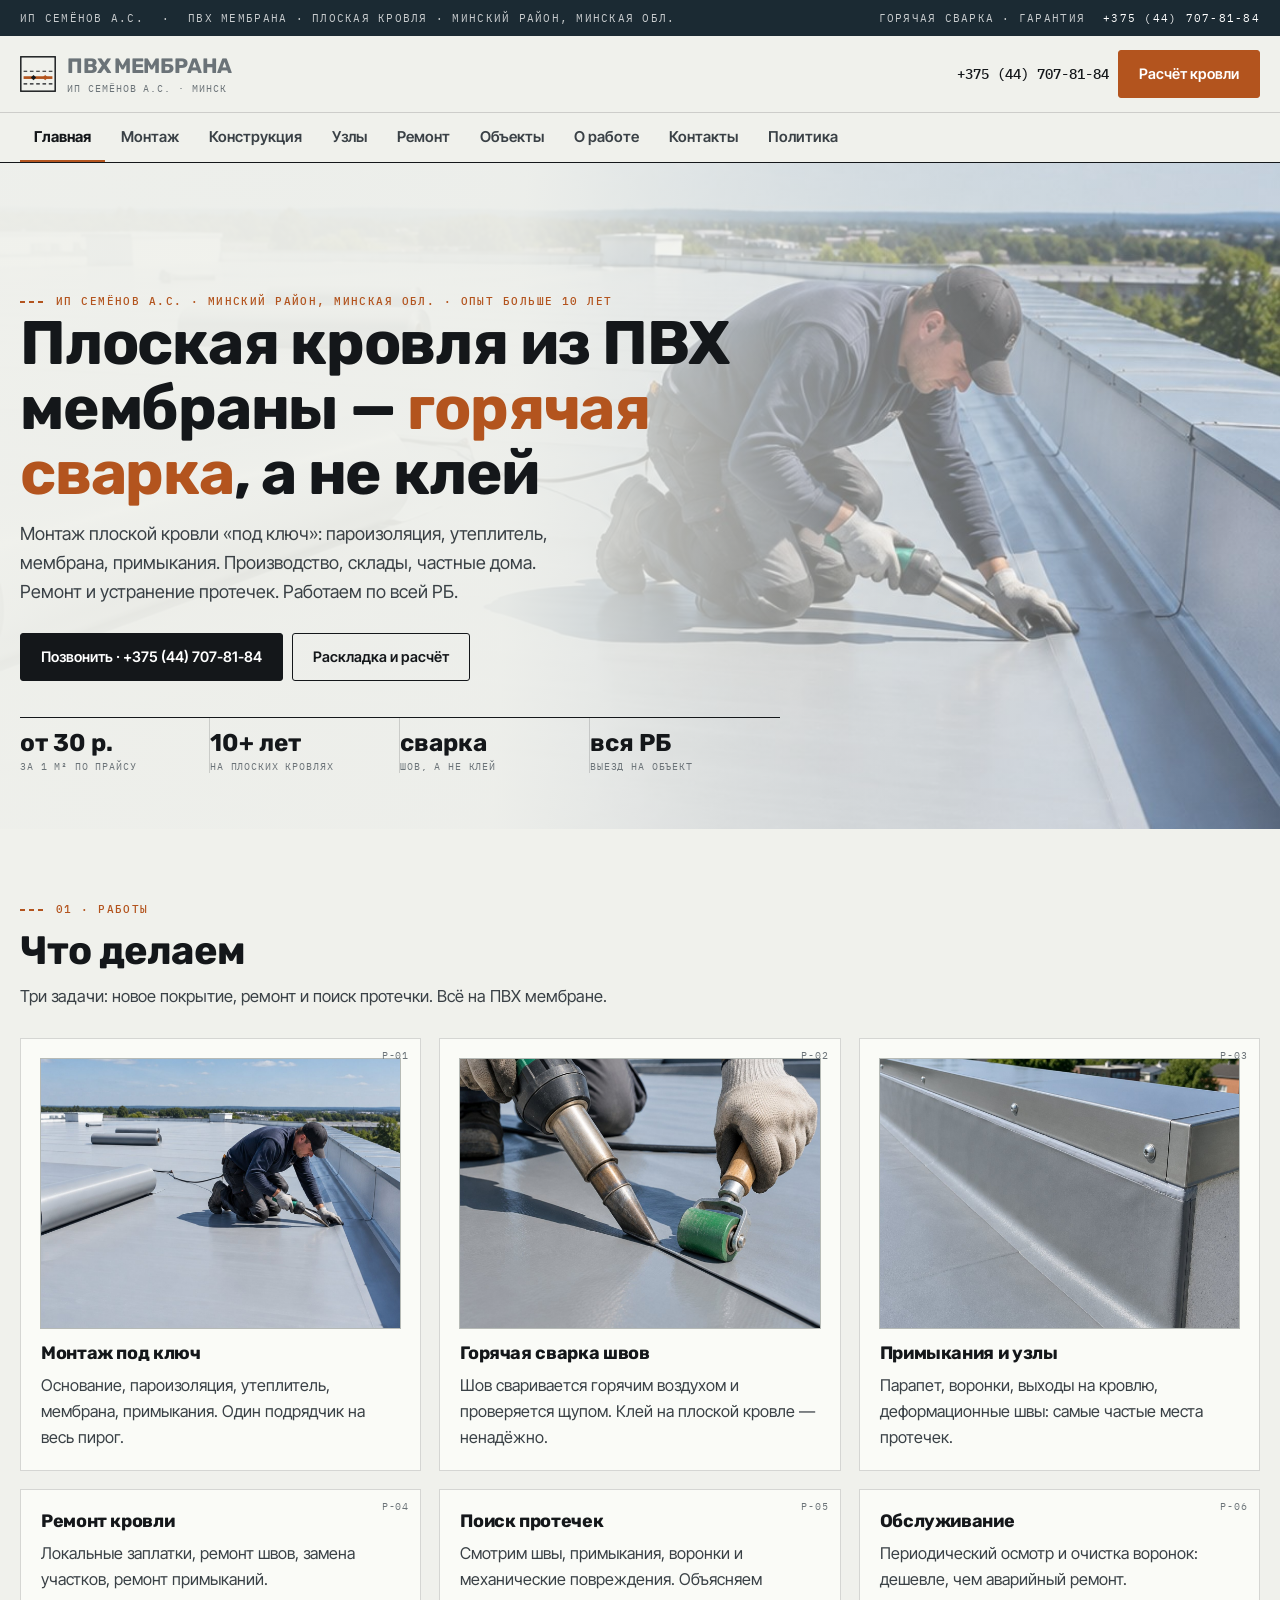
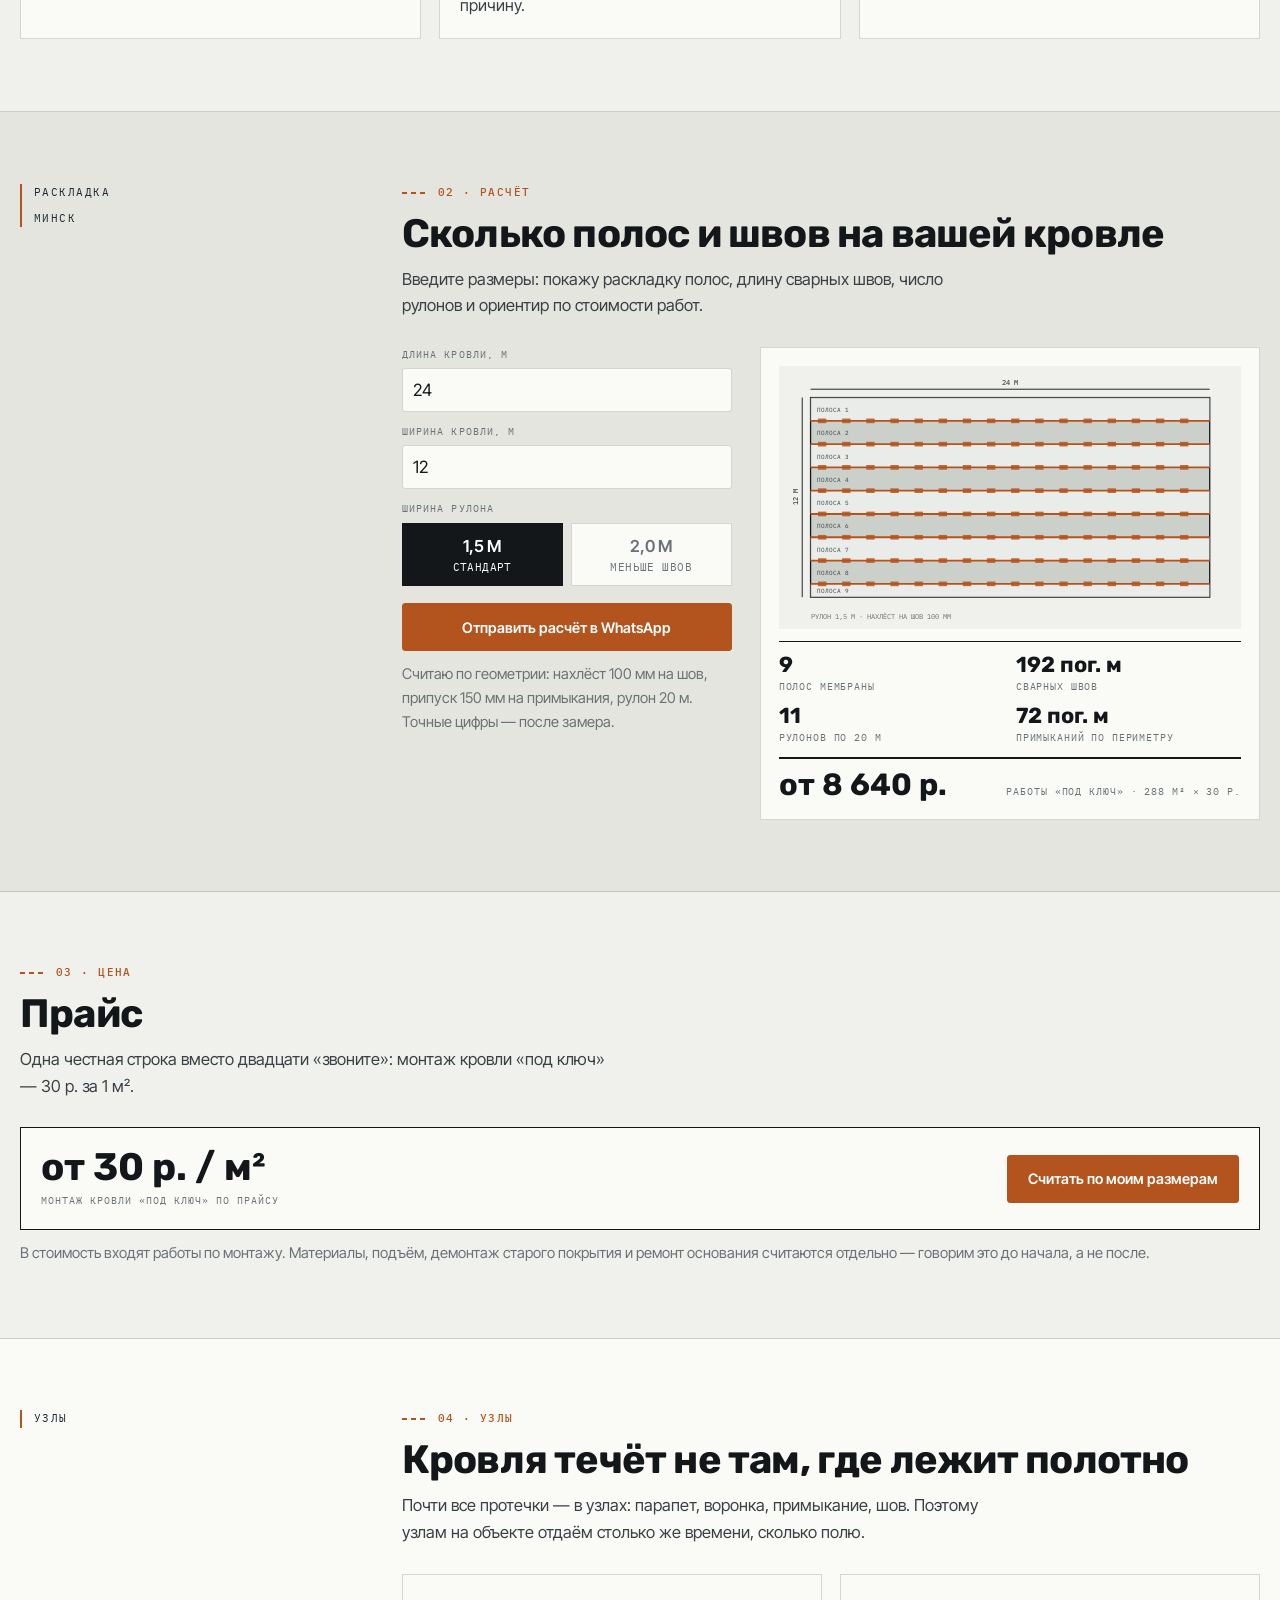
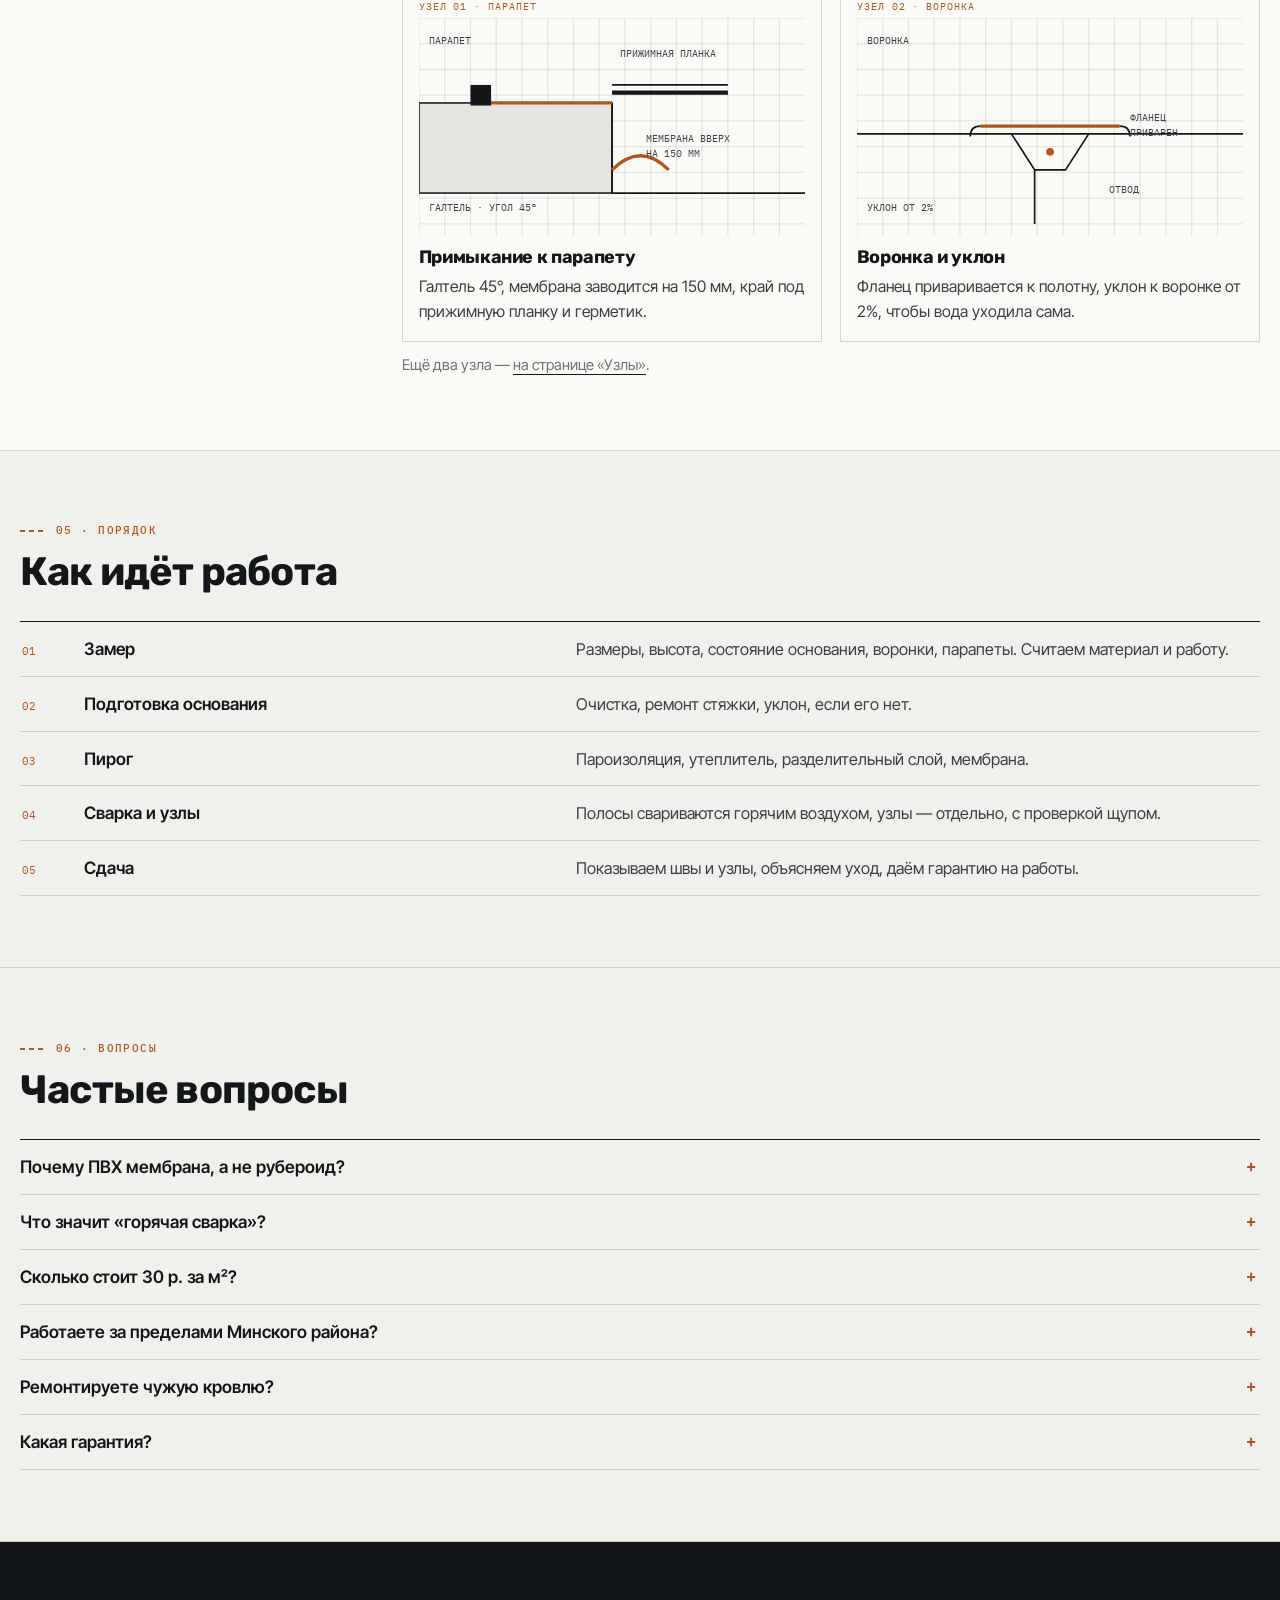
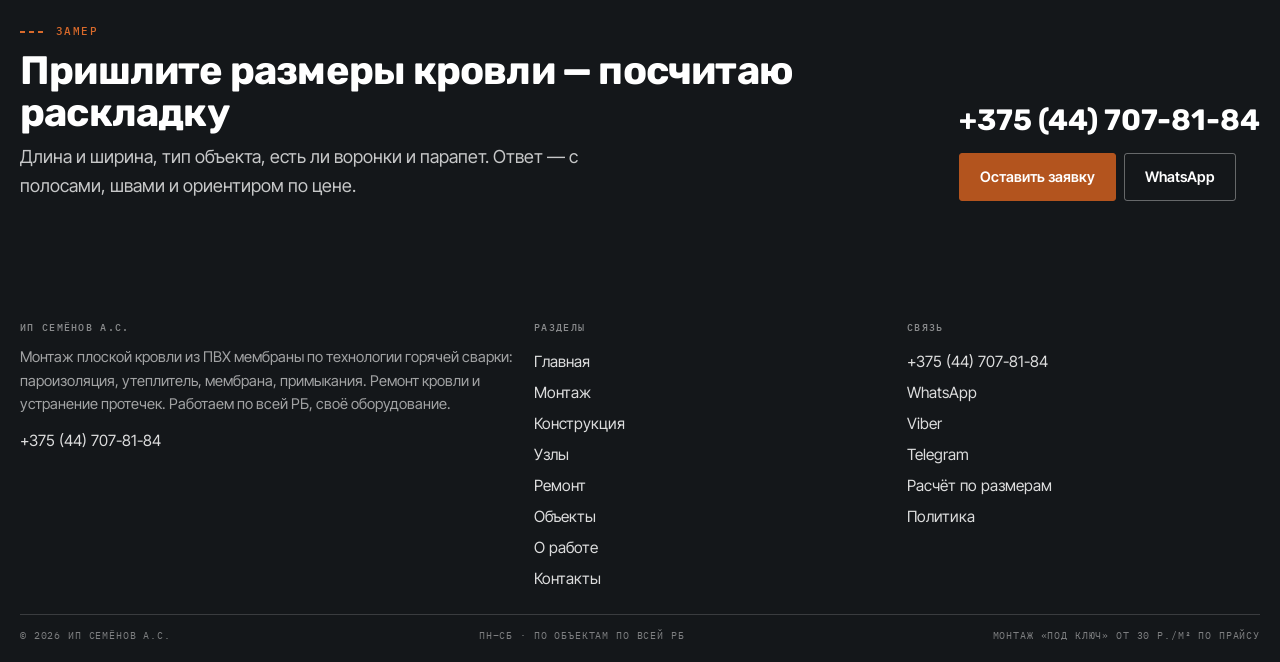
<file: index.html>
<!doctype html><html lang="ru"><head><meta charset="utf-8"><meta name="viewport" content="width=device-width, initial-scale=1"><title>Монтаж ПВХ мембраны: плоская кровля под ключ от 30 р./м² — ИП Семёнов А.С.</title><meta name="description" content="Монтаж плоской кровли из ПВХ мембраны по технологии горячей сварки: пароизоляция, утеплитель, мембрана, примыкания. Минский район и вся РБ. Ремонт кровли и устранение протечек. +375 (44) 707-81-84"><meta property="og:type" content="website"><meta property="og:title" content="Монтаж ПВХ мембраны: плоская кровля под ключ от 30 р./м² — ИП Семёнов А.С."><meta property="og:description" content="Монтаж плоской кровли из ПВХ мембраны по технологии горячей сварки: пароизоляция, утеплитель, мембрана, примыкания. Минский район и вся РБ. Ремонт кровли и устранение протечек. +375 (44) 707-81-84"><meta property="og:locale" content="ru_BY"><style>
:root{--paper:#F0F1EC;--paper2:#E3E5DE;--card:#FAFBF7;--ink:#14171A;--ink2:#3A4146;--muted:#6B7378;
--line:#14171A;--hair:rgba(20,23,26,.16);--slate:#1B2A33;--membrane:#D5DAD4;--copper:#B3541E;--copper2:#D96A2B;
--f-d:'Rubik',system-ui,sans-serif;--f-t:'Inter Tight',system-ui,sans-serif;--f-m:'IBM Plex Mono',monospace}
*{box-sizing:border-box}
html{-webkit-text-size-adjust:100%;font-size:18px;overflow-x:clip;background:var(--paper)}
body{margin:0;background:var(--paper);color:var(--ink);font-family:var(--f-t);font-size:16.5px;line-height:1.62;
-webkit-font-smoothing:antialiased;overflow-x:hidden}
img{max-width:100%;display:block}a{color:inherit;text-decoration:none}p{margin:0}
h1,h2,h3{font-family:var(--f-d);font-weight:700;margin:0;letter-spacing:-.02em;line-height:1.06;overflow-wrap:break-word}
h1{font-size:clamp(2rem,4.8vw,3.7rem)}h2{font-size:clamp(1.55rem,3.1vw,2.6rem)}h3{font-size:clamp(1rem,1.4vw,1.16rem);line-height:1.25}
.wrap{width:min(1240px,100% - 40px);margin-inline:auto}
.mono{font-family:var(--f-m);font-size:11px;letter-spacing:.14em;text-transform:uppercase;color:var(--muted)}
.topbar{background:var(--slate);color:rgba(255,255,255,.76);font-family:var(--f-m);font-size:10.5px;letter-spacing:.12em;text-transform:uppercase}
.hdr{position:sticky;top:0;z-index:60;background:var(--paper);border-bottom:1px solid var(--line)}
.logo b{font-family:var(--f-d);font-weight:700;font-size:1.16rem;letter-spacing:-.02em}
.btn{display:inline-flex;align-items:center;justify-content:center;gap:8px;min-height:48px;padding:0 20px;
border:1px solid var(--line);background:var(--ink);color:#fff;font-weight:600;font-size:14.5px;border-radius:3px;cursor:pointer;font-family:var(--f-t)}
.btn--copper{background:var(--copper);border-color:var(--copper);color:#fff}
.hero{position:relative;min-height:clamp(520px,74vh,720px);overflow:hidden;display:flex;align-items:flex-end;background:#D9DBD4}
.hero::after{content:"";position:absolute;inset:0;background:linear-gradient(93deg,rgba(240,241,236,.97) 0%,rgba(240,241,236,.94) 40%,rgba(240,241,236,.52) 66%,rgba(240,241,236,.14) 100%)}
.hero__in{position:relative;z-index:3;padding-block:clamp(28px,4.6vw,56px);width:100%}
.hero h1{max-width:17ch}
@media (max-width:900px){.topbar{display:none}.hero::after{background:linear-gradient(180deg,rgba(240,241,236,.97) 0%,rgba(240,241,236,.93) 52%,rgba(240,241,236,.56) 100%)}}
</style><link rel="stylesheet" href="assets/css/site.v1.css"><link rel="icon" href="assets/img/favicon.svg" type="image/svg+xml"><link rel="preconnect" href="https://fonts.googleapis.com"><link rel="preconnect" href="https://fonts.gstatic.com" crossorigin><link href="https://fonts.googleapis.com/css2?family=Rubik:wght@400;500;600;700&family=Inter+Tight:wght@400;500;600&family=IBM+Plex+Mono:wght@400;500&display=swap" rel="stylesheet"></head><body><div class="topbar"><div class="wrap topbar__in"><span>ИП Семёнов А.С.</span><span>·</span><span>ПВХ мембрана · плоская кровля · Минский район, Минская обл.</span><span class="topbar__sp"></span><span>горячая сварка · гарантия</span><a href="tel:+375447078184">+375 (44) 707-81-84</a></div></div><header class="hdr"><div class="wrap hdr__in"><a class="logo" href="index.html"><svg class="logo__m" viewBox="0 0 40 40" aria-hidden="true"><rect x=".9" y=".9" width="38.2" height="38.2" fill="none" stroke="#14171A" stroke-width="1.6"/><path d="M4 24 H36" stroke="#B3541E" stroke-width="3"/><path d="M4 17 H36 M4 31 H36" stroke="#14171A" stroke-width="1.2" stroke-dasharray="4 3"/><path d="M12 24 l3 -3 l3 3 l-3 3 z" fill="#14171A"/><path d="M25 24 l3 -3 l3 3 l-3 3 z" fill="#B3541E"/></svg><span><b>ПВХ МЕМБРАНА</b><span>ИП Семёнов А.С. · Минск</span></span></a><span class="hdr__sp"></span><div class="hdr__act"><a class="hdr__tel" href="tel:+375447078184">+375 (44) 707-81-84</a><a class="btn btn--copper" href="kontakty.html#zayavka">Расчёт кровли</a><button class="burger" id="burger" aria-label="Меню" aria-expanded="false"><span></span><span></span><span></span></button></div></div><div class="strip"><div class="wrap"><nav class="strip__in" aria-label="Страницы сайта"><a href="index.html" aria-current="page">Главная</a><a href="montazh.html">Монтаж</a><a href="konstrukciya.html">Конструкция</a><a href="uzly.html">Узлы</a><a href="remont.html">Ремонт</a><a href="obekty.html">Объекты</a><a href="o-mastere.html">О работе</a><a href="kontakty.html">Контакты</a><a href="politika.html">Политика</a></nav></div></div></header><main><section class="hero"><div class="hero__bg"><img src="assets/img/hero.jpg" alt="ИП Семёнов А.С.: монтаж ПВХ мембраны, плоская кровля"></div><div class="hero__in"><div class="wrap"><span class="kick">ИП Семёнов А.С. · Минский район, Минская обл. · опыт больше 10 лет</span><h1>Плоская кровля из ПВХ мембраны — <span style="color:var(--copper)">горячая сварка</span>, а не клей</h1><p class="lead hero__lead">Монтаж плоской кровли «под ключ»: пароизоляция, утеплитель, мембрана, примыкания. Производство, склады, частные дома. Ремонт и устранение протечек. Работаем по всей РБ.</p><div class="hero__cta"><a class="btn" href="tel:+375447078184">Позвонить · +375 (44) 707-81-84</a><a class="btn btn--line" href="index.html#calc">Раскладка и расчёт</a></div><div class="hero__figs"><div><b>от 30 р.</b><span>за 1 м² по прайсу</span></div><div><b>10+ лет</b><span>на плоских кровлях</span></div><div><b>сварка</b><span>шов, а не клей</span></div><div><b>вся РБ</b><span>выезд на объект</span></div></div></div></div></section><section class="band "><div class="wrap"><div><div class="sect__head"><span class="kick">01 · работы</span><h2>Что делаем</h2><p>Три задачи: новое покрытие, ремонт и поиск протечки. Всё на ПВХ мембране.</p></div><div class="cards "><div class="card"><div class="im"><img src="assets/img/hero.jpg" alt="Монтаж под ключ"></div><span class="card__code">Р-01</span><h3>Монтаж под ключ</h3><p>Основание, пароизоляция, утеплитель, мембрана, примыкания. Один подрядчик на весь пирог.</p></div><div class="card"><div class="im"><img src="assets/img/weld.jpg" alt="Горячая сварка швов"></div><span class="card__code">Р-02</span><h3>Горячая сварка швов</h3><p>Шов сваривается горячим воздухом и проверяется щупом. Клей на плоской кровле — ненадёжно.</p></div><div class="card"><div class="im"><img src="assets/img/detail.jpg" alt="Примыкания и узлы"></div><span class="card__code">Р-03</span><h3>Примыкания и узлы</h3><p>Парапет, воронки, выходы на кровлю, деформационные швы: самые частые места протечек.</p></div><div class="card"><span class="card__code">Р-04</span><h3>Ремонт кровли</h3><p>Локальные заплатки, ремонт швов, замена участков, ремонт примыканий.</p></div><div class="card"><span class="card__code">Р-05</span><h3>Поиск протечек</h3><p>Смотрим швы, примыкания, воронки и механические повреждения. Объясняем причину.</p></div><div class="card"><span class="card__code">Р-06</span><h3>Обслуживание</h3><p>Периодический осмотр и очистка воронок: дешевле, чем аварийный ремонт.</p></div></div></div></div></section><section class="band band--alt" id="calc"><div class="wrap"><div class="sect"><div class="sect__side"><span class="mono">РАСКЛАДКА</span><span class="mono">Минск</span></div><div><div class="sect__head"><span class="kick">02 · расчёт</span><h2>Сколько полос и швов на вашей кровле</h2><p>Введите размеры: покажу раскладку полос, длину сварных швов, число рулонов и ориентир по стоимости работ.</p></div><div class="calc"><div class="calc__form"><div class="field"><label for="roofL">Длина кровли, м</label><input id="roofL" type="text" inputmode="decimal" value="24" autocomplete="off"></div><div class="field"><label for="roofW">Ширина кровли, м</label><input id="roofW" type="text" inputmode="decimal" value="12" autocomplete="off"></div><div class="field"><label>Ширина рулона</label><div class="rolls"><label><input type="radio" name="rollw" value="1.5" checked><b>1,5 м</b>стандарт</label><label><input type="radio" name="rollw" value="2"><b>2,0 м</b>меньше швов</label></div></div><a class="btn btn--copper" id="calcWA" href="https://wa.me/375447078184">Отправить расчёт в WhatsApp</a><p class="note">Считаю по геометрии: нахлёст 100 мм на шов, припуск 150 мм на примыкания, рулон 20 м. Точные цифры — после замера.</p></div><div class="calc__view"><div id="calcPlan"></div><div class="calc__sum" id="calcSum"></div><div class="calc__price" id="calcPrice"></div></div></div></div></div></div></section><section class="band "><div class="wrap"><div><div class="sect__head"><span class="kick">03 · цена</span><h2>Прайс</h2><p>Одна честная строка вместо двадцати «звоните»: монтаж кровли «под ключ» — 30 р. за 1 м².</p></div><div class="price"><div><b>от 30 р. / м²</b><small>монтаж кровли «под ключ» по прайсу</small></div><a class="btn btn--copper" href="kontakty.html#zayavka">Считать по моим размерам</a></div><p class="note" style="margin-top:12px">В стоимость входят работы по монтажу. Материалы, подъём, демонтаж старого покрытия и ремонт основания считаются отдельно — говорим это до начала, а не после.</p></div></div></section><section class="band band--card"><div class="wrap"><div class="sect"><div class="sect__side"><span class="mono">УЗЛЫ</span></div><div><div class="sect__head"><span class="kick">04 · узлы</span><h2>Кровля течёт не там, где лежит полотно</h2><p>Почти все протечки — в узлах: парапет, воронка, примыкание, шов. Поэтому узлам на объекте отдаём столько же времени, сколько полю.</p></div><div class="nodes"><div class="node"><span class="node__tag">узел 01 · парапет</span><svg viewBox="0 0 300 170" role="img" aria-label="Схема узла"><g stroke="rgba(20,23,26,.09)" stroke-width="1"><path d="M0 0 H300"/><path d="M0 20 H300"/><path d="M0 40 H300"/><path d="M0 60 H300"/><path d="M0 80 H300"/><path d="M0 100 H300"/><path d="M0 120 H300"/><path d="M0 140 H300"/><path d="M0 160 H300"/><path d="M0 0 V170"/><path d="M20 0 V170"/><path d="M40 0 V170"/><path d="M60 0 V170"/><path d="M80 0 V170"/><path d="M100 0 V170"/><path d="M120 0 V170"/><path d="M140 0 V170"/><path d="M160 0 V170"/><path d="M180 0 V170"/><path d="M200 0 V170"/><path d="M220 0 V170"/><path d="M240 0 V170"/><path d="M260 0 V170"/><path d="M280 0 V170"/></g><rect x="0" y="66" width="150" height="70" fill="#E3E5DE" stroke="#14171A" stroke-width="1.2"/><path d="M150 66 V136 H300" stroke="#14171A" stroke-width="1.3" fill="none"/><path d="M150 118 q22 -22 44 0" stroke="#B3541E" stroke-width="2.6" fill="none"/><path d="M46 66 H150" stroke="#B3541E" stroke-width="2.6" fill="none"/><rect x="40" y="52" width="16" height="16" fill="#14171A"/><path d="M150 58 H240" stroke="#14171A" stroke-width="3.4"/><path d="M150 52 H240" stroke="#14171A" stroke-width="1.3" fill="none"/><text x="8" y="20" font-family="IBM Plex Mono, monospace" font-size="7.5" fill="#3A4146">ПАРАПЕТ</text><text x="156" y="30" font-family="IBM Plex Mono, monospace" font-size="7.5" fill="#3A4146">ПРИЖИМНАЯ ПЛАНКА</text><text x="176" y="96" font-family="IBM Plex Mono, monospace" font-size="7.5" fill="#3A4146">МЕМБРАНА ВВЕРХ</text><text x="176" y="108" font-family="IBM Plex Mono, monospace" font-size="7.5" fill="#3A4146">НА 150 ММ</text><text x="8" y="150" font-family="IBM Plex Mono, monospace" font-size="7.5" fill="#3A4146">ГАЛТЕЛЬ · УГОЛ 45°</text></svg><h3>Примыкание к парапету</h3><p>Галтель 45°, мембрана заводится на 150 мм, край под прижимную планку и герметик.</p></div><div class="node"><span class="node__tag">узел 02 · воронка</span><svg viewBox="0 0 300 170" role="img" aria-label="Схема узла"><g stroke="rgba(20,23,26,.09)" stroke-width="1"><path d="M0 0 H300"/><path d="M0 20 H300"/><path d="M0 40 H300"/><path d="M0 60 H300"/><path d="M0 80 H300"/><path d="M0 100 H300"/><path d="M0 120 H300"/><path d="M0 140 H300"/><path d="M0 160 H300"/><path d="M0 0 V170"/><path d="M20 0 V170"/><path d="M40 0 V170"/><path d="M60 0 V170"/><path d="M80 0 V170"/><path d="M100 0 V170"/><path d="M120 0 V170"/><path d="M140 0 V170"/><path d="M160 0 V170"/><path d="M180 0 V170"/><path d="M200 0 V170"/><path d="M220 0 V170"/><path d="M240 0 V170"/><path d="M260 0 V170"/><path d="M280 0 V170"/></g><path d="M0 90 H300" stroke="#14171A" stroke-width="1.3" fill="none"/><path d="M120 90 L138 118 H162 L180 90" stroke="#14171A" stroke-width="1.3" fill="none" stroke-width="1.6"/><path d="M138 118 V160" stroke="#14171A" stroke-width="1.3" fill="none"/><path d="M96 84 H204" stroke="#B3541E" stroke-width="2.6" fill="none"/><path d="M96 84 q-8 0 -8 8" stroke="#14171A" stroke-width="1.3" fill="none"/><path d="M204 84 q8 0 8 8" stroke="#14171A" stroke-width="1.3" fill="none"/><circle cx="150" cy="104" r="3" fill="#B3541E"/><text x="8" y="20" font-family="IBM Plex Mono, monospace" font-size="7.5" fill="#3A4146">ВОРОНКА</text><text x="212" y="80" font-family="IBM Plex Mono, monospace" font-size="7.5" fill="#3A4146">ФЛАНЕЦ</text><text x="212" y="92" font-family="IBM Plex Mono, monospace" font-size="7.5" fill="#3A4146">ПРИВАРЕН</text><text x="196" y="136" font-family="IBM Plex Mono, monospace" font-size="7.5" fill="#3A4146">ОТВОД</text><text x="8" y="150" font-family="IBM Plex Mono, monospace" font-size="7.5" fill="#3A4146">УКЛОН ОТ 2%</text></svg><h3>Воронка и уклон</h3><p>Фланец приваривается к полотну, уклон к воронке от 2%, чтобы вода уходила сама.</p></div></div><p class="note" style="margin-top:12px">Ещё два узла — <a href="uzly.html" style="border-bottom:1px solid var(--ink)">на странице «Узлы»</a>.</p></div></div></div></section><section class="band "><div class="wrap"><div><div class="sect__head"><span class="kick">05 · порядок</span><h2>Как идёт работа</h2></div><div class="steps"><div class="step"><i>01</i><b>Замер</b><span>Размеры, высота, состояние основания, воронки, парапеты. Считаем материал и работу.</span></div><div class="step"><i>02</i><b>Подготовка основания</b><span>Очистка, ремонт стяжки, уклон, если его нет.</span></div><div class="step"><i>03</i><b>Пирог</b><span>Пароизоляция, утеплитель, разделительный слой, мембрана.</span></div><div class="step"><i>04</i><b>Сварка и узлы</b><span>Полосы свариваются горячим воздухом, узлы — отдельно, с проверкой щупом.</span></div><div class="step"><i>05</i><b>Сдача</b><span>Показываем швы и узлы, объясняем уход, даём гарантию на работы.</span></div></div></div></div></section><section class="band "><div class="wrap"><div><div class="sect__head"><span class="kick">06 · вопросы</span><h2>Частые вопросы</h2></div><div class="faq"><details><summary>Почему ПВХ мембрана, а не рубероид?</summary><p>Мембрана сваривается в сплошное полотно, а не клеится. Шов получается монолитнее самого полотна — на рубероиде так не выходит.</p></details><details><summary>Что значит «горячая сварка»?</summary><p>Края полос прогреваются горячим воздухом и прикатываются роликом: получается сварной шов. Механическая прочность шва проверяется щупом.</p></details><details><summary>Сколько стоит 30 р. за м²?</summary><p>Это прайсовая цена монтажа «под ключ». Материалы и подготовка основания считаются отдельно — итог зависит от состояния кровли.</p></details><details><summary>Работаете за пределами Минского района?</summary><p>Да, работаем по всей РБ. Скажите адрес и площадь — посчитаем с выездом.</p></details><details><summary>Ремонтируете чужую кровлю?</summary><p>Да: находим протечку, делаем локальный ремонт или перевариваем швы. Часто дешевле, чем перекрывать всё.</p></details><details><summary>Какая гарантия?</summary><p>Гарантия на работы. Условия зависят от объёма и состояния основания и фиксируются до начала.</p></details></div></div></div></section><section class="band band--ink"><div class="wrap"><div class="cta"><div><span class="kick">замер</span><h2 style="margin-top:9px">Пришлите размеры кровли — посчитаю раскладку</h2><p class="lead" style="margin-top:9px">Длина и ширина, тип объекта, есть ли воронки и парапет. Ответ — с полосами, швами и ориентиром по цене.</p></div><div><a class="cta__tel" href="tel:+375447078184">+375 (44) 707-81-84</a><div class="cta__b"><a class="btn btn--copper" href="kontakty.html#zayavka">Оставить заявку</a><a class="btn btn--line" href="https://wa.me/375447078184">WhatsApp</a></div></div></div></div></section></main><footer class="foot"><div class="wrap"><div class="foot__in"><div><h4>ИП Семёнов А.С.</h4><p>Монтаж плоской кровли из ПВХ мембраны по технологии горячей сварки: пароизоляция, утеплитель, мембрана, примыкания. Ремонт кровли и устранение протечек. Работаем по всей РБ, своё оборудование.</p><p style="margin-top:8px"><a href="tel:+375447078184">+375 (44) 707-81-84</a></p></div><div><h4>Разделы</h4><a href="index.html">Главная</a><a href="montazh.html">Монтаж</a><a href="konstrukciya.html">Конструкция</a><a href="uzly.html">Узлы</a><a href="remont.html">Ремонт</a><a href="obekty.html">Объекты</a><a href="o-mastere.html">О работе</a><a href="kontakty.html">Контакты</a></div><div><h4>Связь</h4><a href="tel:+375447078184">+375 (44) 707-81-84</a><a href="https://wa.me/375447078184">WhatsApp</a><a href="viber://chat?number=%2B375447078184">Viber</a><a href="https://t.me/+375447078184">Telegram</a><a href="kontakty.html#zayavka">Расчёт по размерам</a><a href="politika.html">Политика</a></div></div><div class="foot__low"><span>© 2026 ИП Семёнов А.С.</span><span>Пн–Сб · по объектам по всей РБ</span><span>Монтаж «под ключ» от 30 р./м² по прайсу</span></div></div></footer><div class="fbar"><a href="tel:+375447078184">Позвонить</a><a href="https://wa.me/375447078184">WhatsApp</a><a href="viber://chat?number=%2B375447078184">Viber</a><a href="https://t.me/+375447078184">Telegram</a></div><div class="drawer" id="drawer" aria-hidden="true" role="dialog" aria-label="Меню"><div class="drawer__top"><span class="mono">Меню</span><button class="drawer__close" id="drawerClose" aria-label="Закрыть">✕</button></div><nav><a href="index.html" aria-current="page">Главная</a><a href="montazh.html">Монтаж</a><a href="konstrukciya.html">Конструкция</a><a href="uzly.html">Узлы</a><a href="remont.html">Ремонт</a><a href="obekty.html">Объекты</a><a href="o-mastere.html">О работе</a><a href="kontakty.html">Контакты</a><a href="politika.html">Политика</a></nav><div class="drawer__foot"><a class="btn" href="tel:+375447078184">+375 (44) 707-81-84</a><a class="btn btn--line" href="https://wa.me/375447078184">WhatsApp</a></div></div><script src="assets/js/main.v1.js"></script></body></html>
</file>
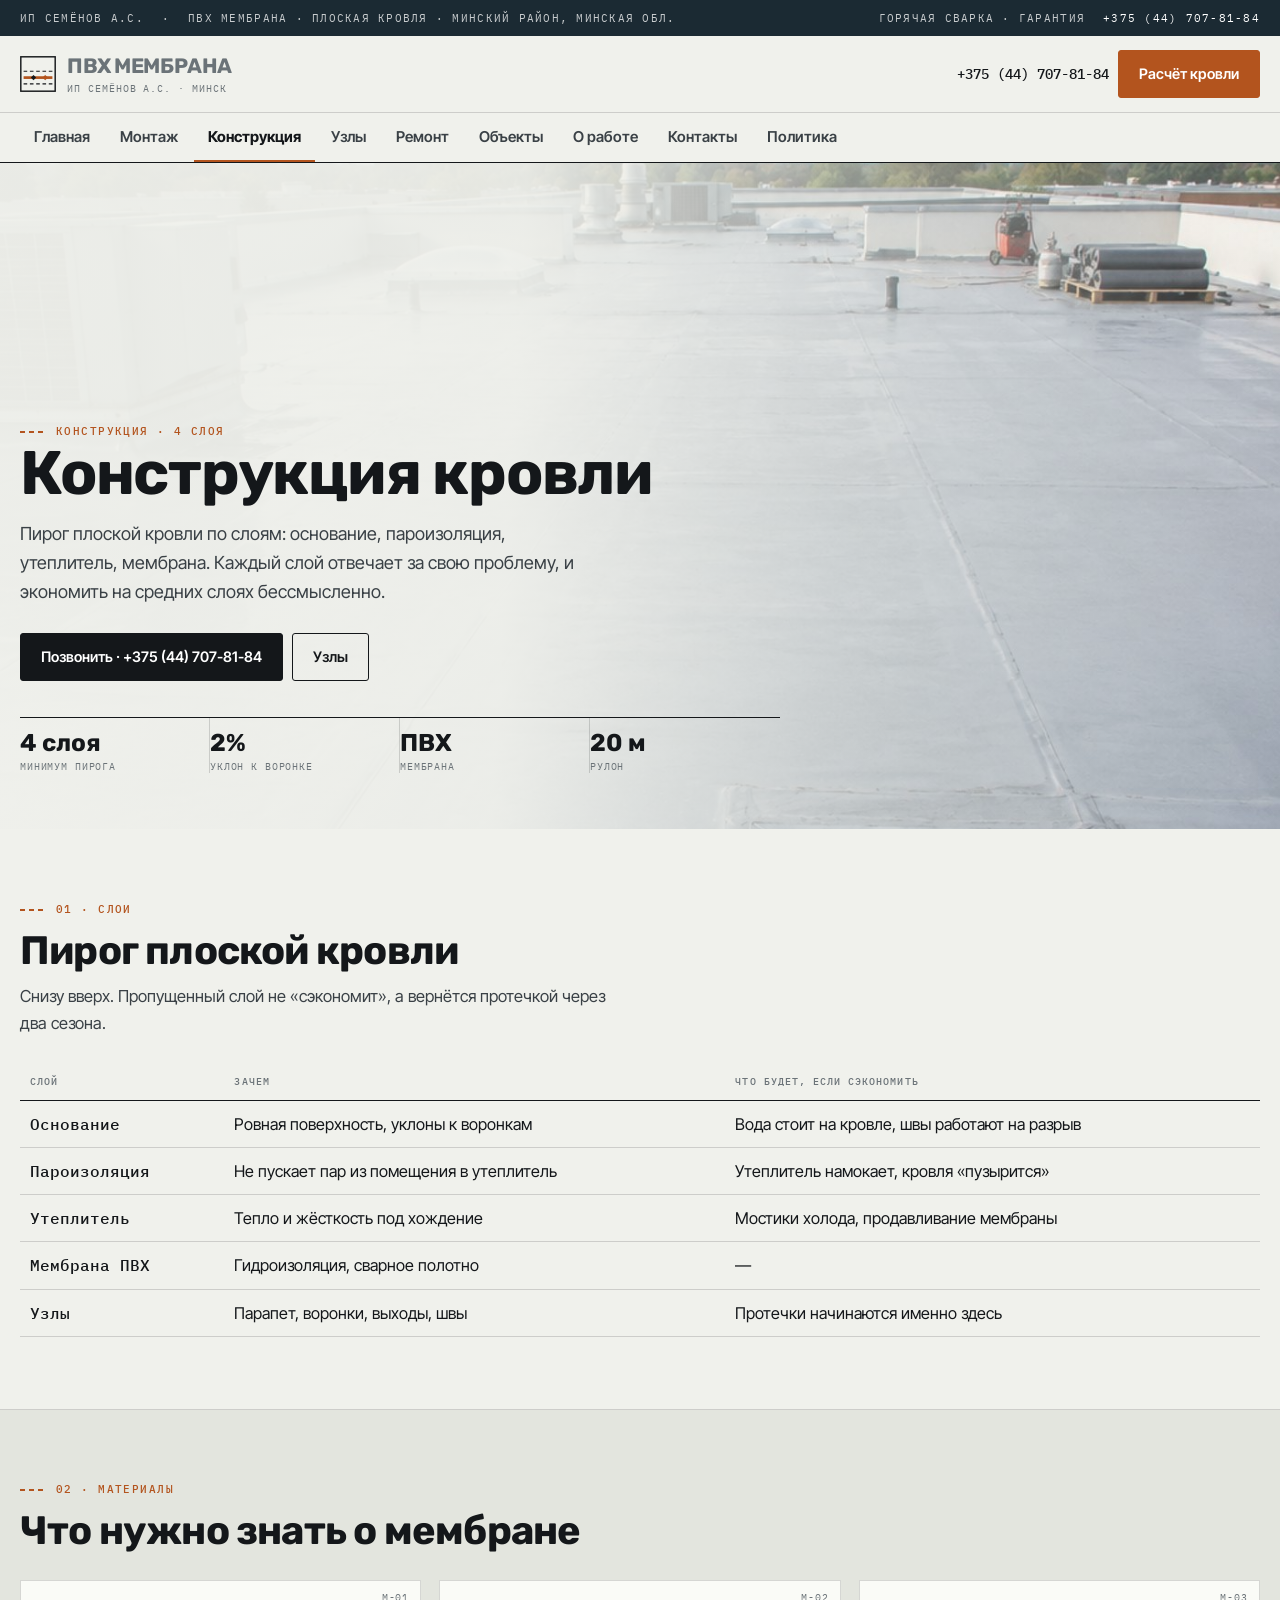
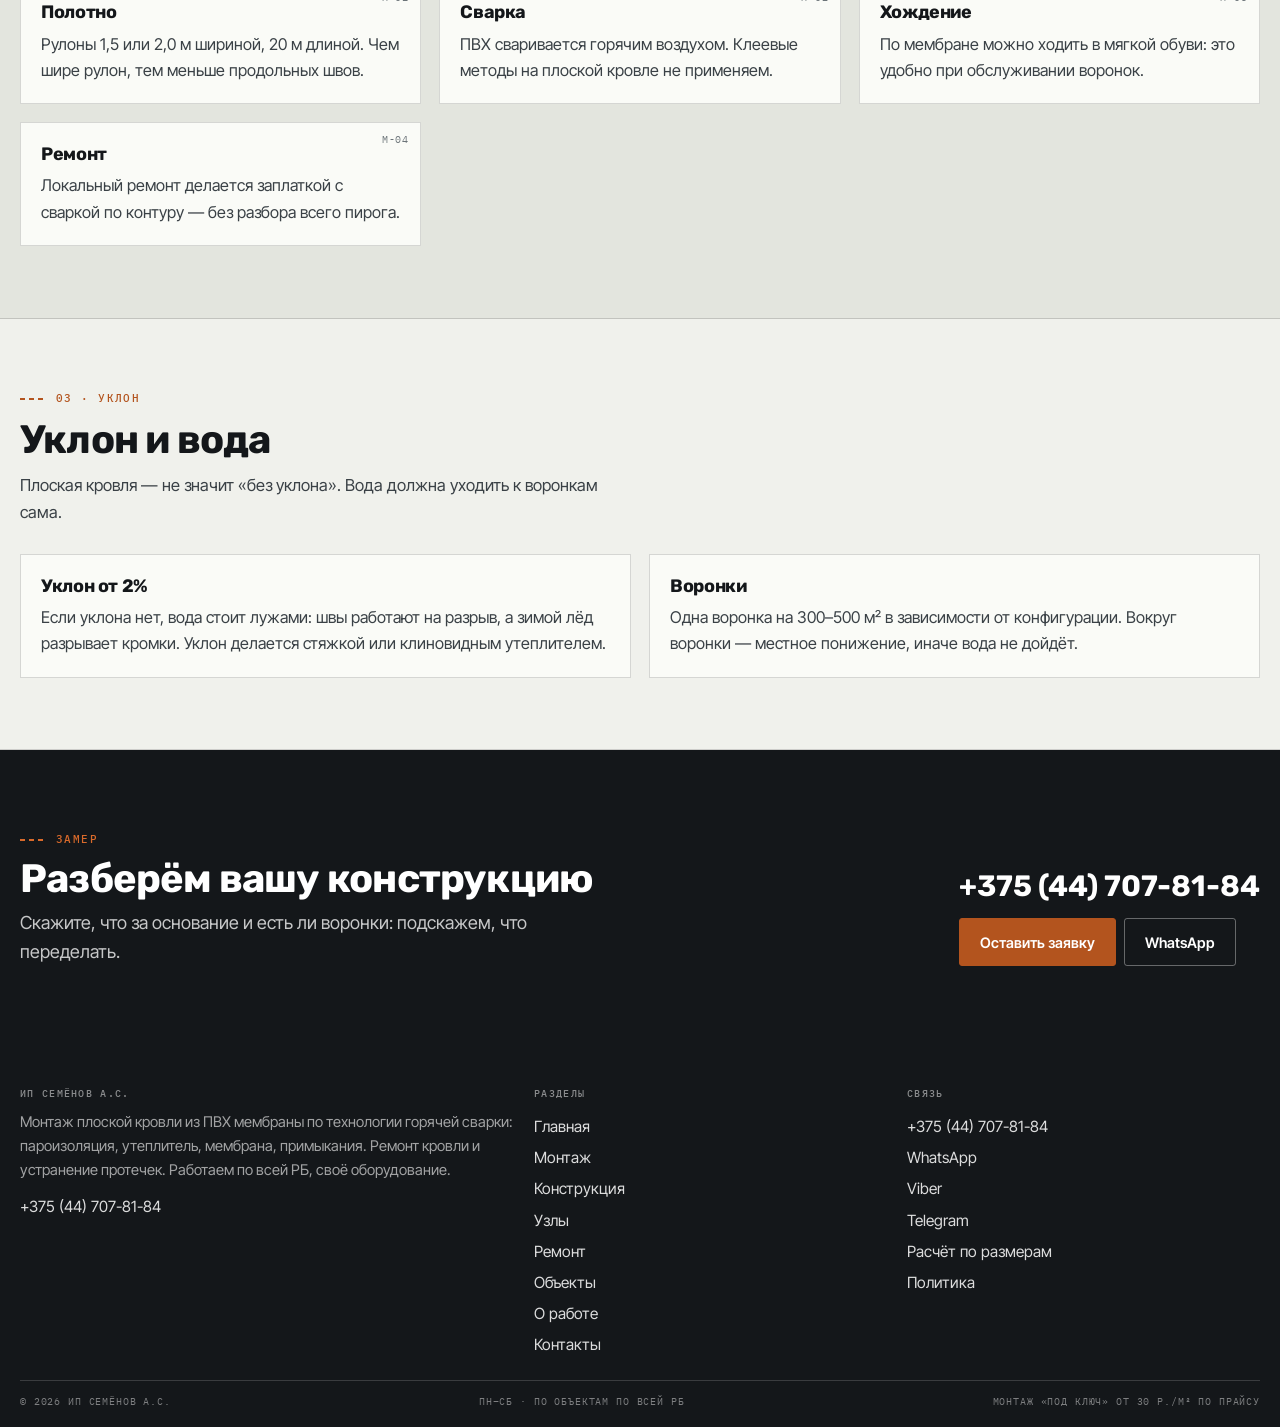
<file: konstrukciya.html>
<!doctype html><html lang="ru"><head><meta charset="utf-8"><meta name="viewport" content="width=device-width, initial-scale=1"><title>Конструкция плоской кровли: пирог, мембрана, уклон — ИП Семёнов А.С.</title><meta name="description" content="Пирог плоской кровли по слоям: основание, пароизоляция, утеплитель, ПВХ мембрана, узлы. Уклон от 2% к воронкам, рулоны 1,5 и 2,0 м. +375 (44) 707-81-84"><meta property="og:type" content="website"><meta property="og:title" content="Конструкция плоской кровли: пирог, мембрана, уклон — ИП Семёнов А.С."><meta property="og:description" content="Пирог плоской кровли по слоям: основание, пароизоляция, утеплитель, ПВХ мембрана, узлы. Уклон от 2% к воронкам, рулоны 1,5 и 2,0 м. +375 (44) 707-81-84"><meta property="og:locale" content="ru_BY"><style>
:root{--paper:#F0F1EC;--paper2:#E3E5DE;--card:#FAFBF7;--ink:#14171A;--ink2:#3A4146;--muted:#6B7378;
--line:#14171A;--hair:rgba(20,23,26,.16);--slate:#1B2A33;--membrane:#D5DAD4;--copper:#B3541E;--copper2:#D96A2B;
--f-d:'Rubik',system-ui,sans-serif;--f-t:'Inter Tight',system-ui,sans-serif;--f-m:'IBM Plex Mono',monospace}
*{box-sizing:border-box}
html{-webkit-text-size-adjust:100%;font-size:18px;overflow-x:clip;background:var(--paper)}
body{margin:0;background:var(--paper);color:var(--ink);font-family:var(--f-t);font-size:16.5px;line-height:1.62;
-webkit-font-smoothing:antialiased;overflow-x:hidden}
img{max-width:100%;display:block}a{color:inherit;text-decoration:none}p{margin:0}
h1,h2,h3{font-family:var(--f-d);font-weight:700;margin:0;letter-spacing:-.02em;line-height:1.06;overflow-wrap:break-word}
h1{font-size:clamp(2rem,4.8vw,3.7rem)}h2{font-size:clamp(1.55rem,3.1vw,2.6rem)}h3{font-size:clamp(1rem,1.4vw,1.16rem);line-height:1.25}
.wrap{width:min(1240px,100% - 40px);margin-inline:auto}
.mono{font-family:var(--f-m);font-size:11px;letter-spacing:.14em;text-transform:uppercase;color:var(--muted)}
.topbar{background:var(--slate);color:rgba(255,255,255,.76);font-family:var(--f-m);font-size:10.5px;letter-spacing:.12em;text-transform:uppercase}
.hdr{position:sticky;top:0;z-index:60;background:var(--paper);border-bottom:1px solid var(--line)}
.logo b{font-family:var(--f-d);font-weight:700;font-size:1.16rem;letter-spacing:-.02em}
.btn{display:inline-flex;align-items:center;justify-content:center;gap:8px;min-height:48px;padding:0 20px;
border:1px solid var(--line);background:var(--ink);color:#fff;font-weight:600;font-size:14.5px;border-radius:3px;cursor:pointer;font-family:var(--f-t)}
.btn--copper{background:var(--copper);border-color:var(--copper);color:#fff}
.hero{position:relative;min-height:clamp(520px,74vh,720px);overflow:hidden;display:flex;align-items:flex-end;background:#D9DBD4}
.hero::after{content:"";position:absolute;inset:0;background:linear-gradient(93deg,rgba(240,241,236,.97) 0%,rgba(240,241,236,.94) 40%,rgba(240,241,236,.52) 66%,rgba(240,241,236,.14) 100%)}
.hero__in{position:relative;z-index:3;padding-block:clamp(28px,4.6vw,56px);width:100%}
.hero h1{max-width:17ch}
@media (max-width:900px){.topbar{display:none}.hero::after{background:linear-gradient(180deg,rgba(240,241,236,.97) 0%,rgba(240,241,236,.93) 52%,rgba(240,241,236,.56) 100%)}}
</style><link rel="stylesheet" href="assets/css/site.v1.css"><link rel="icon" href="assets/img/favicon.svg" type="image/svg+xml"><link rel="preconnect" href="https://fonts.googleapis.com"><link rel="preconnect" href="https://fonts.gstatic.com" crossorigin><link href="https://fonts.googleapis.com/css2?family=Rubik:wght@400;500;600;700&family=Inter+Tight:wght@400;500;600&family=IBM+Plex+Mono:wght@400;500&display=swap" rel="stylesheet"></head><body><div class="topbar"><div class="wrap topbar__in"><span>ИП Семёнов А.С.</span><span>·</span><span>ПВХ мембрана · плоская кровля · Минский район, Минская обл.</span><span class="topbar__sp"></span><span>горячая сварка · гарантия</span><a href="tel:+375447078184">+375 (44) 707-81-84</a></div></div><header class="hdr"><div class="wrap hdr__in"><a class="logo" href="index.html"><svg class="logo__m" viewBox="0 0 40 40" aria-hidden="true"><rect x=".9" y=".9" width="38.2" height="38.2" fill="none" stroke="#14171A" stroke-width="1.6"/><path d="M4 24 H36" stroke="#B3541E" stroke-width="3"/><path d="M4 17 H36 M4 31 H36" stroke="#14171A" stroke-width="1.2" stroke-dasharray="4 3"/><path d="M12 24 l3 -3 l3 3 l-3 3 z" fill="#14171A"/><path d="M25 24 l3 -3 l3 3 l-3 3 z" fill="#B3541E"/></svg><span><b>ПВХ МЕМБРАНА</b><span>ИП Семёнов А.С. · Минск</span></span></a><span class="hdr__sp"></span><div class="hdr__act"><a class="hdr__tel" href="tel:+375447078184">+375 (44) 707-81-84</a><a class="btn btn--copper" href="kontakty.html#zayavka">Расчёт кровли</a><button class="burger" id="burger" aria-label="Меню" aria-expanded="false"><span></span><span></span><span></span></button></div></div><div class="strip"><div class="wrap"><nav class="strip__in" aria-label="Страницы сайта"><a href="index.html">Главная</a><a href="montazh.html">Монтаж</a><a href="konstrukciya.html" aria-current="page">Конструкция</a><a href="uzly.html">Узлы</a><a href="remont.html">Ремонт</a><a href="obekty.html">Объекты</a><a href="o-mastere.html">О работе</a><a href="kontakty.html">Контакты</a><a href="politika.html">Политика</a></nav></div></div></header><main><section class="hero"><div class="hero__bg"><img src="assets/img/roof.jpg" alt="ИП Семёнов А.С.: монтаж ПВХ мембраны, плоская кровля"></div><div class="hero__in"><div class="wrap"><span class="kick">Конструкция · 4 слоя</span><h1>Конструкция кровли</h1><p class="lead hero__lead">Пирог плоской кровли по слоям: основание, пароизоляция, утеплитель, мембрана. Каждый слой отвечает за свою проблему, и экономить на средних слоях бессмысленно.</p><div class="hero__cta"><a class="btn" href="tel:+375447078184">Позвонить · +375 (44) 707-81-84</a><a class="btn btn--line" href="uzly.html">Узлы</a></div><div class="hero__figs"><div><b>4 слоя</b><span>минимум пирога</span></div><div><b>2%</b><span>уклон к воронке</span></div><div><b>ПВХ</b><span>мембрана</span></div><div><b>20 м</b><span>рулон</span></div></div></div></div></section><section class="band "><div class="wrap"><div><div class="sect__head"><span class="kick">01 · слои</span><h2>Пирог плоской кровли</h2><p>Снизу вверх. Пропущенный слой не «сэкономит», а вернётся протечкой через два сезона.</p></div><table class="spec"><thead><tr><th>Слой</th><th>Зачем</th><th>Что будет, если сэкономить</th></tr></thead><tbody><tr><td><b>Основание</b></td><td>Ровная поверхность, уклоны к воронкам</td><td>Вода стоит на кровле, швы работают на разрыв</td></tr><tr><td><b>Пароизоляция</b></td><td>Не пускает пар из помещения в утеплитель</td><td>Утеплитель намокает, кровля «пузырится»</td></tr><tr><td><b>Утеплитель</b></td><td>Тепло и жёсткость под хождение</td><td>Мостики холода, продавливание мембраны</td></tr><tr><td><b>Мембрана ПВХ</b></td><td>Гидроизоляция, сварное полотно</td><td>—</td></tr><tr><td><b>Узлы</b></td><td>Парапет, воронки, выходы, швы</td><td>Протечки начинаются именно здесь</td></tr></tbody></table></div></div></section><section class="band band--alt"><div class="wrap"><div><div class="sect__head"><span class="kick">02 · материалы</span><h2>Что нужно знать о мембране</h2></div><div class="cards "><div class="card"><span class="card__code">М-01</span><h3>Полотно</h3><p>Рулоны 1,5 или 2,0 м шириной, 20 м длиной. Чем шире рулон, тем меньше продольных швов.</p></div><div class="card"><span class="card__code">М-02</span><h3>Сварка</h3><p>ПВХ сваривается горячим воздухом. Клеевые методы на плоской кровле не применяем.</p></div><div class="card"><span class="card__code">М-03</span><h3>Хождение</h3><p>По мембране можно ходить в мягкой обуви: это удобно при обслуживании воронок.</p></div><div class="card"><span class="card__code">М-04</span><h3>Ремонт</h3><p>Локальный ремонт делается заплаткой с сваркой по контуру — без разбора всего пирога.</p></div></div></div></div></section><section class="band "><div class="wrap"><div><div class="sect__head"><span class="kick">03 · уклон</span><h2>Уклон и вода</h2><p>Плоская кровля — не значит «без уклона». Вода должна уходить к воронкам сама.</p></div><div class="cards cards--2"><div class="card"><h3>Уклон от 2%</h3><p>Если уклона нет, вода стоит лужами: швы работают на разрыв, а зимой лёд разрывает кромки. Уклон делается стяжкой или клиновидным утеплителем.</p></div><div class="card"><h3>Воронки</h3><p>Одна воронка на 300–500 м² в зависимости от конфигурации. Вокруг воронки — местное понижение, иначе вода не дойдёт.</p></div></div></div></div></section><section class="band band--ink"><div class="wrap"><div class="cta"><div><span class="kick">замер</span><h2 style="margin-top:9px">Разберём вашу конструкцию</h2><p class="lead" style="margin-top:9px">Скажите, что за основание и есть ли воронки: подскажем, что переделать.</p></div><div><a class="cta__tel" href="tel:+375447078184">+375 (44) 707-81-84</a><div class="cta__b"><a class="btn btn--copper" href="kontakty.html#zayavka">Оставить заявку</a><a class="btn btn--line" href="https://wa.me/375447078184">WhatsApp</a></div></div></div></div></section></main><footer class="foot"><div class="wrap"><div class="foot__in"><div><h4>ИП Семёнов А.С.</h4><p>Монтаж плоской кровли из ПВХ мембраны по технологии горячей сварки: пароизоляция, утеплитель, мембрана, примыкания. Ремонт кровли и устранение протечек. Работаем по всей РБ, своё оборудование.</p><p style="margin-top:8px"><a href="tel:+375447078184">+375 (44) 707-81-84</a></p></div><div><h4>Разделы</h4><a href="index.html">Главная</a><a href="montazh.html">Монтаж</a><a href="konstrukciya.html">Конструкция</a><a href="uzly.html">Узлы</a><a href="remont.html">Ремонт</a><a href="obekty.html">Объекты</a><a href="o-mastere.html">О работе</a><a href="kontakty.html">Контакты</a></div><div><h4>Связь</h4><a href="tel:+375447078184">+375 (44) 707-81-84</a><a href="https://wa.me/375447078184">WhatsApp</a><a href="viber://chat?number=%2B375447078184">Viber</a><a href="https://t.me/+375447078184">Telegram</a><a href="kontakty.html#zayavka">Расчёт по размерам</a><a href="politika.html">Политика</a></div></div><div class="foot__low"><span>© 2026 ИП Семёнов А.С.</span><span>Пн–Сб · по объектам по всей РБ</span><span>Монтаж «под ключ» от 30 р./м² по прайсу</span></div></div></footer><div class="fbar"><a href="tel:+375447078184">Позвонить</a><a href="https://wa.me/375447078184">WhatsApp</a><a href="viber://chat?number=%2B375447078184">Viber</a><a href="https://t.me/+375447078184">Telegram</a></div><div class="drawer" id="drawer" aria-hidden="true" role="dialog" aria-label="Меню"><div class="drawer__top"><span class="mono">Меню</span><button class="drawer__close" id="drawerClose" aria-label="Закрыть">✕</button></div><nav><a href="index.html">Главная</a><a href="montazh.html">Монтаж</a><a href="konstrukciya.html" aria-current="page">Конструкция</a><a href="uzly.html">Узлы</a><a href="remont.html">Ремонт</a><a href="obekty.html">Объекты</a><a href="o-mastere.html">О работе</a><a href="kontakty.html">Контакты</a><a href="politika.html">Политика</a></nav><div class="drawer__foot"><a class="btn" href="tel:+375447078184">+375 (44) 707-81-84</a><a class="btn btn--line" href="https://wa.me/375447078184">WhatsApp</a></div></div><script src="assets/js/main.v1.js"></script></body></html>
</file>
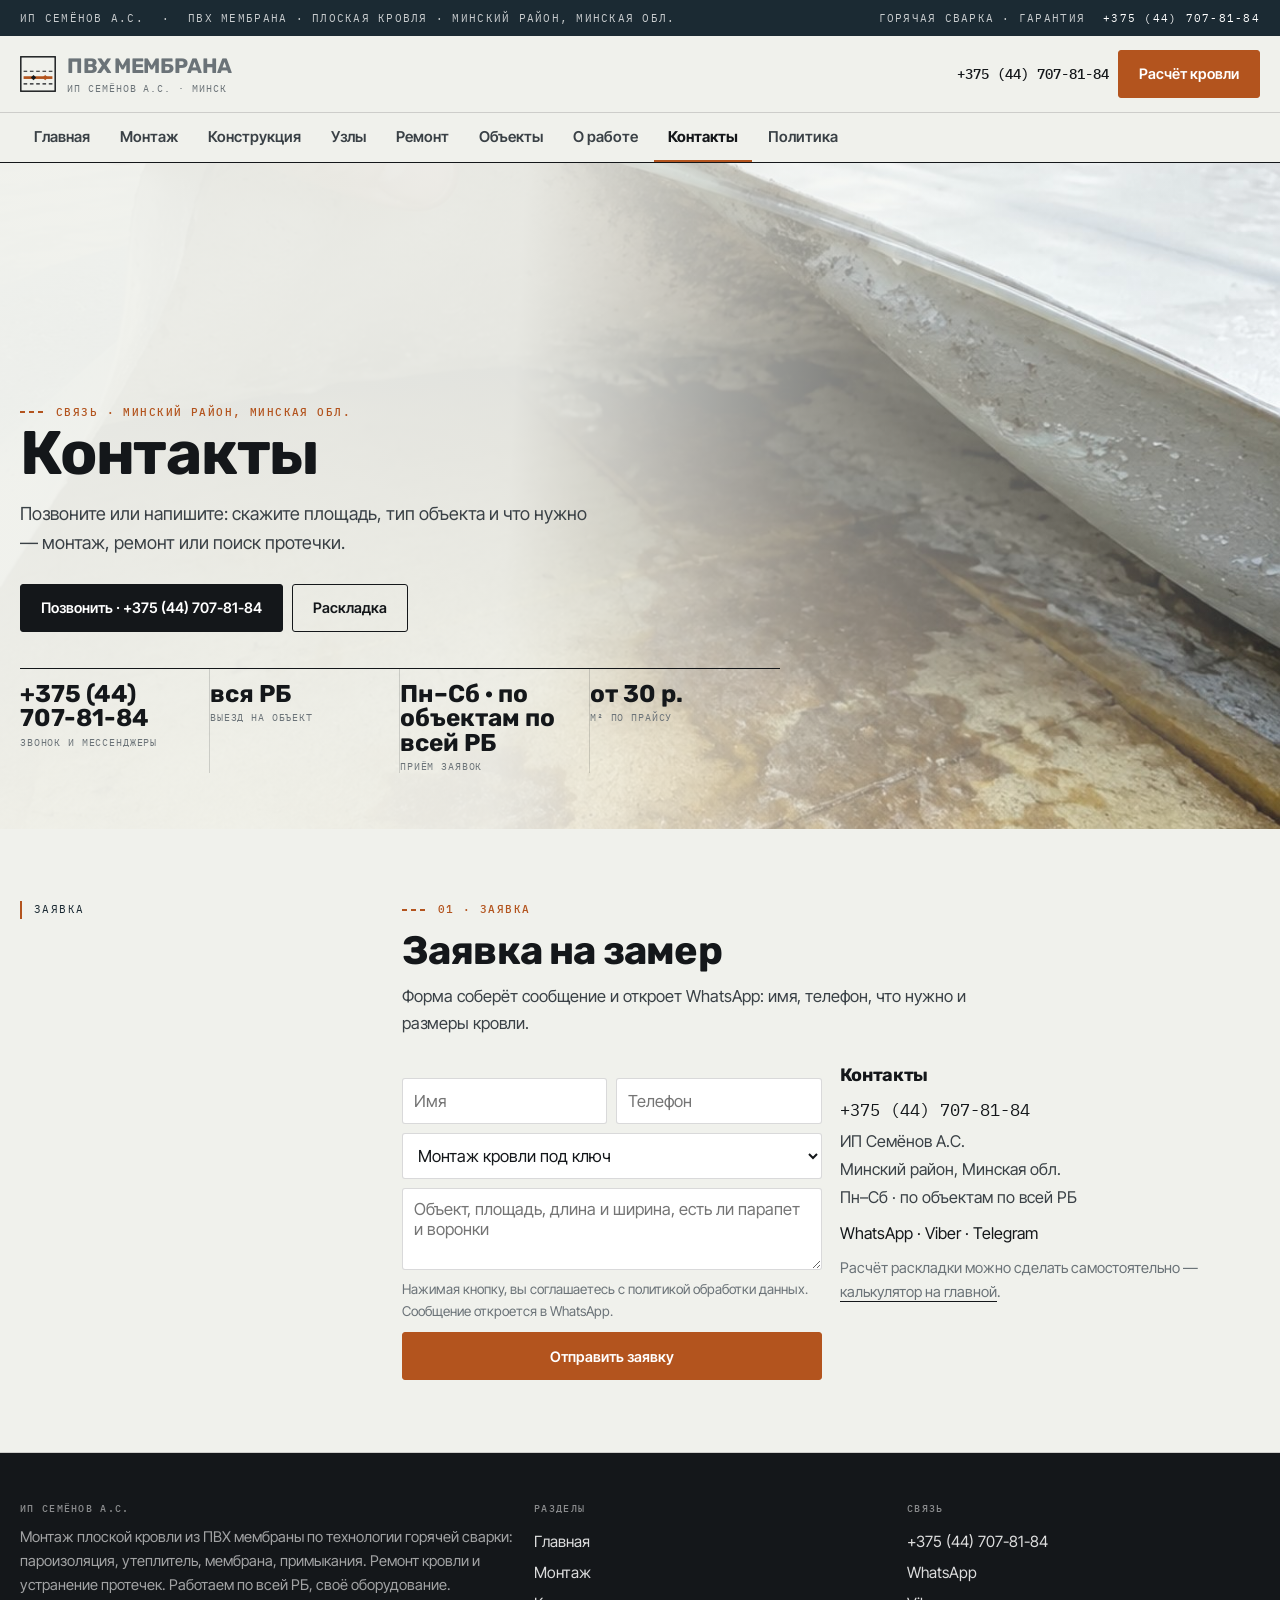
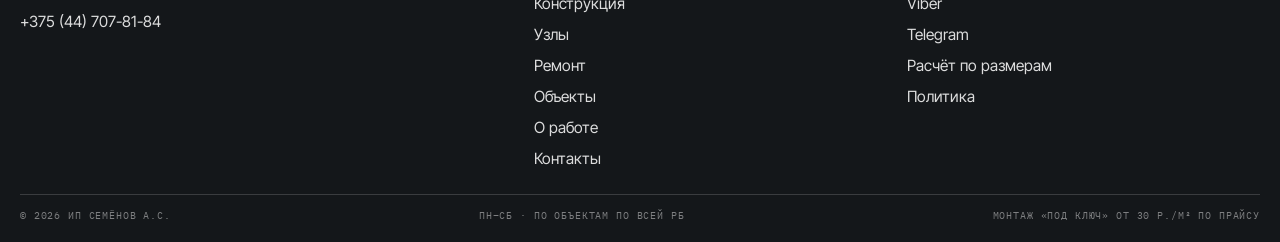
<file: kontakty.html>
<!doctype html><html lang="ru"><head><meta charset="utf-8"><meta name="viewport" content="width=device-width, initial-scale=1"><title>Контакты — ПВХ мембрана, ИП Семёнов А.С., Минский район, Минская обл.</title><meta name="description" content="ИП Семёнов А.С., Минский район, Минская обл.. Телефон +375 (44) 707-81-84. Монтаж плоской кровли из ПВХ мембраны, ремонт, устранение протечек, работа по всей РБ."><meta property="og:type" content="website"><meta property="og:title" content="Контакты — ПВХ мембрана, ИП Семёнов А.С., Минский район, Минская обл."><meta property="og:description" content="ИП Семёнов А.С., Минский район, Минская обл.. Телефон +375 (44) 707-81-84. Монтаж плоской кровли из ПВХ мембраны, ремонт, устранение протечек, работа по всей РБ."><meta property="og:locale" content="ru_BY"><style>
:root{--paper:#F0F1EC;--paper2:#E3E5DE;--card:#FAFBF7;--ink:#14171A;--ink2:#3A4146;--muted:#6B7378;
--line:#14171A;--hair:rgba(20,23,26,.16);--slate:#1B2A33;--membrane:#D5DAD4;--copper:#B3541E;--copper2:#D96A2B;
--f-d:'Rubik',system-ui,sans-serif;--f-t:'Inter Tight',system-ui,sans-serif;--f-m:'IBM Plex Mono',monospace}
*{box-sizing:border-box}
html{-webkit-text-size-adjust:100%;font-size:18px;overflow-x:clip;background:var(--paper)}
body{margin:0;background:var(--paper);color:var(--ink);font-family:var(--f-t);font-size:16.5px;line-height:1.62;
-webkit-font-smoothing:antialiased;overflow-x:hidden}
img{max-width:100%;display:block}a{color:inherit;text-decoration:none}p{margin:0}
h1,h2,h3{font-family:var(--f-d);font-weight:700;margin:0;letter-spacing:-.02em;line-height:1.06;overflow-wrap:break-word}
h1{font-size:clamp(2rem,4.8vw,3.7rem)}h2{font-size:clamp(1.55rem,3.1vw,2.6rem)}h3{font-size:clamp(1rem,1.4vw,1.16rem);line-height:1.25}
.wrap{width:min(1240px,100% - 40px);margin-inline:auto}
.mono{font-family:var(--f-m);font-size:11px;letter-spacing:.14em;text-transform:uppercase;color:var(--muted)}
.topbar{background:var(--slate);color:rgba(255,255,255,.76);font-family:var(--f-m);font-size:10.5px;letter-spacing:.12em;text-transform:uppercase}
.hdr{position:sticky;top:0;z-index:60;background:var(--paper);border-bottom:1px solid var(--line)}
.logo b{font-family:var(--f-d);font-weight:700;font-size:1.16rem;letter-spacing:-.02em}
.btn{display:inline-flex;align-items:center;justify-content:center;gap:8px;min-height:48px;padding:0 20px;
border:1px solid var(--line);background:var(--ink);color:#fff;font-weight:600;font-size:14.5px;border-radius:3px;cursor:pointer;font-family:var(--f-t)}
.btn--copper{background:var(--copper);border-color:var(--copper);color:#fff}
.hero{position:relative;min-height:clamp(520px,74vh,720px);overflow:hidden;display:flex;align-items:flex-end;background:#D9DBD4}
.hero::after{content:"";position:absolute;inset:0;background:linear-gradient(93deg,rgba(240,241,236,.97) 0%,rgba(240,241,236,.94) 40%,rgba(240,241,236,.52) 66%,rgba(240,241,236,.14) 100%)}
.hero__in{position:relative;z-index:3;padding-block:clamp(28px,4.6vw,56px);width:100%}
.hero h1{max-width:17ch}
@media (max-width:900px){.topbar{display:none}.hero::after{background:linear-gradient(180deg,rgba(240,241,236,.97) 0%,rgba(240,241,236,.93) 52%,rgba(240,241,236,.56) 100%)}}
</style><link rel="stylesheet" href="assets/css/site.v1.css"><link rel="icon" href="assets/img/favicon.svg" type="image/svg+xml"><link rel="preconnect" href="https://fonts.googleapis.com"><link rel="preconnect" href="https://fonts.gstatic.com" crossorigin><link href="https://fonts.googleapis.com/css2?family=Rubik:wght@400;500;600;700&family=Inter+Tight:wght@400;500;600&family=IBM+Plex+Mono:wght@400;500&display=swap" rel="stylesheet"></head><body><div class="topbar"><div class="wrap topbar__in"><span>ИП Семёнов А.С.</span><span>·</span><span>ПВХ мембрана · плоская кровля · Минский район, Минская обл.</span><span class="topbar__sp"></span><span>горячая сварка · гарантия</span><a href="tel:+375447078184">+375 (44) 707-81-84</a></div></div><header class="hdr"><div class="wrap hdr__in"><a class="logo" href="index.html"><svg class="logo__m" viewBox="0 0 40 40" aria-hidden="true"><rect x=".9" y=".9" width="38.2" height="38.2" fill="none" stroke="#14171A" stroke-width="1.6"/><path d="M4 24 H36" stroke="#B3541E" stroke-width="3"/><path d="M4 17 H36 M4 31 H36" stroke="#14171A" stroke-width="1.2" stroke-dasharray="4 3"/><path d="M12 24 l3 -3 l3 3 l-3 3 z" fill="#14171A"/><path d="M25 24 l3 -3 l3 3 l-3 3 z" fill="#B3541E"/></svg><span><b>ПВХ МЕМБРАНА</b><span>ИП Семёнов А.С. · Минск</span></span></a><span class="hdr__sp"></span><div class="hdr__act"><a class="hdr__tel" href="tel:+375447078184">+375 (44) 707-81-84</a><a class="btn btn--copper" href="kontakty.html#zayavka">Расчёт кровли</a><button class="burger" id="burger" aria-label="Меню" aria-expanded="false"><span></span><span></span><span></span></button></div></div><div class="strip"><div class="wrap"><nav class="strip__in" aria-label="Страницы сайта"><a href="index.html">Главная</a><a href="montazh.html">Монтаж</a><a href="konstrukciya.html">Конструкция</a><a href="uzly.html">Узлы</a><a href="remont.html">Ремонт</a><a href="obekty.html">Объекты</a><a href="o-mastere.html">О работе</a><a href="kontakty.html" aria-current="page">Контакты</a><a href="politika.html">Политика</a></nav></div></div></header><main><section class="hero"><div class="hero__bg"><img src="assets/img/leak.jpg" alt="ИП Семёнов А.С.: монтаж ПВХ мембраны, плоская кровля"></div><div class="hero__in"><div class="wrap"><span class="kick">Связь · Минский район, Минская обл.</span><h1>Контакты</h1><p class="lead hero__lead">Позвоните или напишите: скажите площадь, тип объекта и что нужно — монтаж, ремонт или поиск протечки.</p><div class="hero__cta"><a class="btn" href="tel:+375447078184">Позвонить · +375 (44) 707-81-84</a><a class="btn btn--line" href="index.html#calc">Раскладка</a></div><div class="hero__figs"><div><b>+375 (44) 707-81-84</b><span>звонок и мессенджеры</span></div><div><b>вся РБ</b><span>выезд на объект</span></div><div><b>Пн–Сб · по объектам по всей РБ</b><span>приём заявок</span></div><div><b>от 30 р.</b><span>м² по прайсу</span></div></div></div></div></section><section class="band" id="zayavka"><div class="wrap"><div class="sect"><div class="sect__side"><span class="mono">ЗАЯВКА</span></div><div><div class="sect__head"><span class="kick">01 · заявка</span><h2>Заявка на замер</h2><p>Форма соберёт сообщение и откроет WhatsApp: имя, телефон, что нужно и размеры кровли.</p></div><div class="cards cards--2"><div><form class="form" id="lead-form" novalidate><input class="inp" id="lname" placeholder="Имя" autocomplete="name"><input class="inp" id="lphone" placeholder="Телефон" inputmode="tel" autocomplete="tel"><select class="inp" id="lwhat" style="grid-column:1/-1"><option>Монтаж кровли под ключ</option><option>Ремонт кровли</option><option>Устранение протечки</option><option>Обслуживание и осмотр</option><option>Консультация по конструкции</option></select><textarea class="inp" id="lmsg" placeholder="Объект, площадь, длина и ширина, есть ли парапет и воронки"></textarea><p class="form__note">Нажимая кнопку, вы соглашаетесь с политикой обработки данных. Сообщение откроется в WhatsApp.</p><button class="btn btn--copper" type="submit">Отправить заявку</button></form><span class="ok" id="lead-ok"></span></div><div><h3>Контакты</h3><p style="margin-top:9px"><a href="tel:+375447078184" style="font-family:var(--f-m);font-size:.95rem">+375 (44) 707-81-84</a></p><p style="margin-top:4px;font-size:.9rem;color:var(--ink2)">ИП Семёнов А.С.</p><p style="margin-top:2px;font-size:.9rem;color:var(--ink2)">Минский район, Минская обл.</p><p style="margin-top:2px;font-size:.9rem;color:var(--ink2)">Пн–Сб · по объектам по всей РБ</p><p style="margin-top:10px;font-size:.9rem"><a href="https://wa.me/375447078184">WhatsApp</a> · <a href="viber://chat?number=%2B375447078184">Viber</a> · <a href="https://t.me/+375447078184">Telegram</a></p><p class="note" style="margin-top:11px">Расчёт раскладки можно сделать самостоятельно — <a href="index.html#calc" style="border-bottom:1px solid var(--ink)">калькулятор на главной</a>.</p></div></div></div></div></div></section></main><footer class="foot"><div class="wrap"><div class="foot__in"><div><h4>ИП Семёнов А.С.</h4><p>Монтаж плоской кровли из ПВХ мембраны по технологии горячей сварки: пароизоляция, утеплитель, мембрана, примыкания. Ремонт кровли и устранение протечек. Работаем по всей РБ, своё оборудование.</p><p style="margin-top:8px"><a href="tel:+375447078184">+375 (44) 707-81-84</a></p></div><div><h4>Разделы</h4><a href="index.html">Главная</a><a href="montazh.html">Монтаж</a><a href="konstrukciya.html">Конструкция</a><a href="uzly.html">Узлы</a><a href="remont.html">Ремонт</a><a href="obekty.html">Объекты</a><a href="o-mastere.html">О работе</a><a href="kontakty.html">Контакты</a></div><div><h4>Связь</h4><a href="tel:+375447078184">+375 (44) 707-81-84</a><a href="https://wa.me/375447078184">WhatsApp</a><a href="viber://chat?number=%2B375447078184">Viber</a><a href="https://t.me/+375447078184">Telegram</a><a href="kontakty.html#zayavka">Расчёт по размерам</a><a href="politika.html">Политика</a></div></div><div class="foot__low"><span>© 2026 ИП Семёнов А.С.</span><span>Пн–Сб · по объектам по всей РБ</span><span>Монтаж «под ключ» от 30 р./м² по прайсу</span></div></div></footer><div class="fbar"><a href="tel:+375447078184">Позвонить</a><a href="https://wa.me/375447078184">WhatsApp</a><a href="viber://chat?number=%2B375447078184">Viber</a><a href="https://t.me/+375447078184">Telegram</a></div><div class="drawer" id="drawer" aria-hidden="true" role="dialog" aria-label="Меню"><div class="drawer__top"><span class="mono">Меню</span><button class="drawer__close" id="drawerClose" aria-label="Закрыть">✕</button></div><nav><a href="index.html">Главная</a><a href="montazh.html">Монтаж</a><a href="konstrukciya.html">Конструкция</a><a href="uzly.html">Узлы</a><a href="remont.html">Ремонт</a><a href="obekty.html">Объекты</a><a href="o-mastere.html">О работе</a><a href="kontakty.html" aria-current="page">Контакты</a><a href="politika.html">Политика</a></nav><div class="drawer__foot"><a class="btn" href="tel:+375447078184">+375 (44) 707-81-84</a><a class="btn btn--line" href="https://wa.me/375447078184">WhatsApp</a></div></div><script src="assets/js/main.v1.js"></script></body></html>
</file>
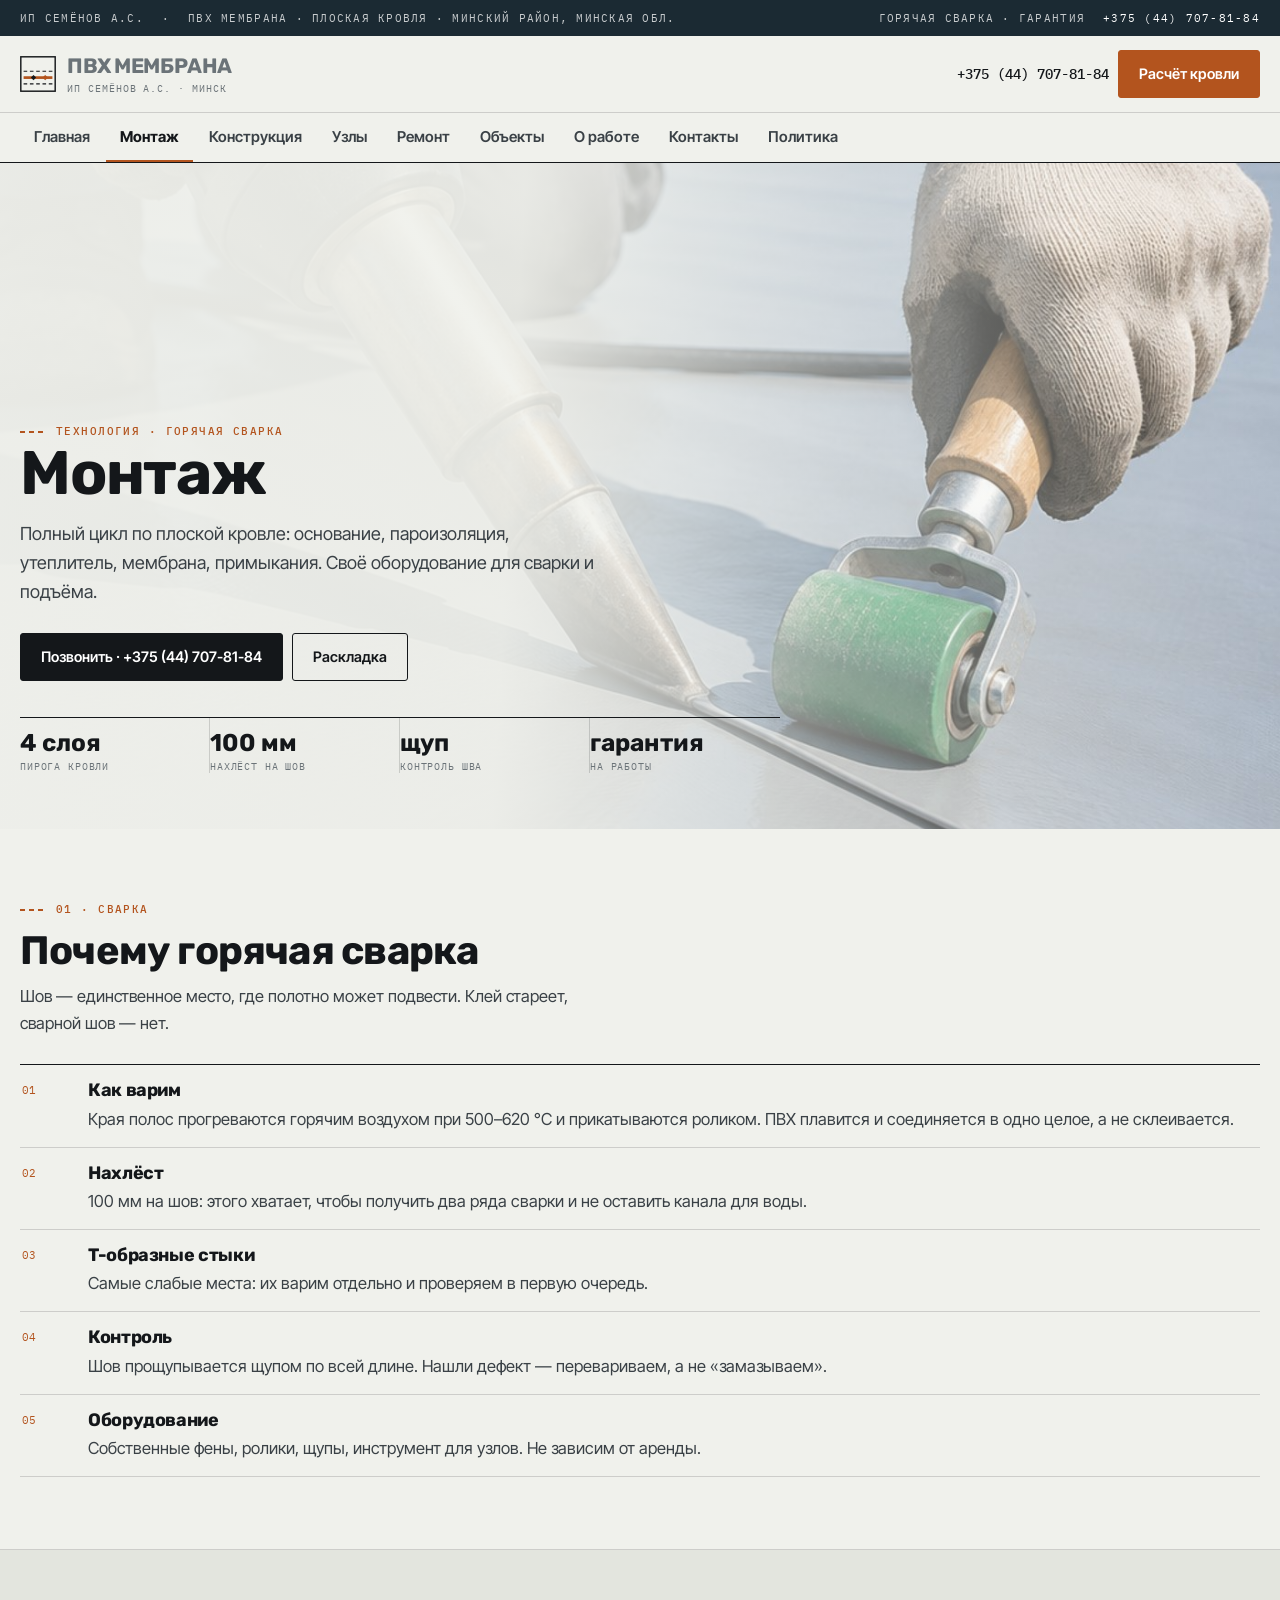
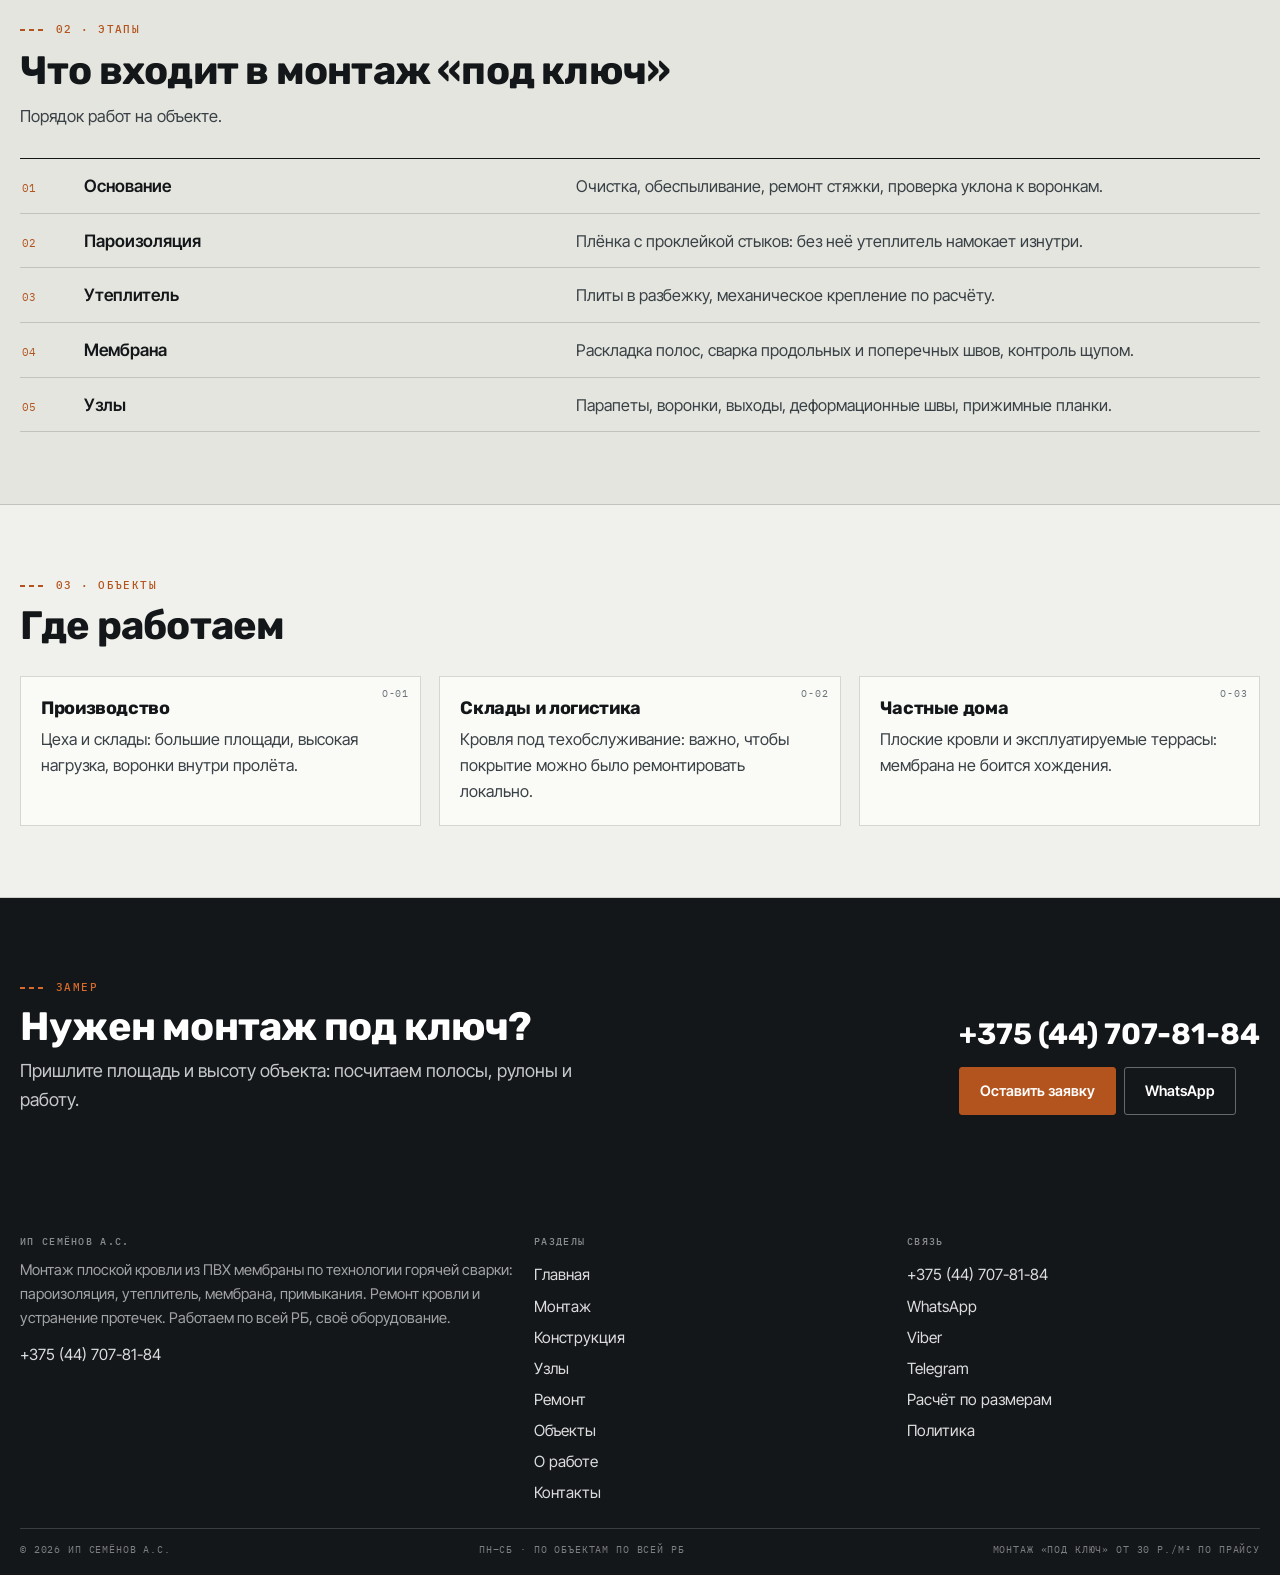
<file: montazh.html>
<!doctype html><html lang="ru"><head><meta charset="utf-8"><meta name="viewport" content="width=device-width, initial-scale=1"><title>Монтаж плоской кровли: технология горячей сварки ПВХ мембраны — ИП Семёнов А.С.</title><meta name="description" content="Как монтируем ПВХ мембрану: нахлёст 100 мм, горячая сварка 500–620 °C, контроль шва щупом, пирог кровли и узлы. Минский район, Минская обл., вся РБ. +375 (44) 707-81-84"><meta property="og:type" content="website"><meta property="og:title" content="Монтаж плоской кровли: технология горячей сварки ПВХ мембраны — ИП Семёнов А.С."><meta property="og:description" content="Как монтируем ПВХ мембрану: нахлёст 100 мм, горячая сварка 500–620 °C, контроль шва щупом, пирог кровли и узлы. Минский район, Минская обл., вся РБ. +375 (44) 707-81-84"><meta property="og:locale" content="ru_BY"><style>
:root{--paper:#F0F1EC;--paper2:#E3E5DE;--card:#FAFBF7;--ink:#14171A;--ink2:#3A4146;--muted:#6B7378;
--line:#14171A;--hair:rgba(20,23,26,.16);--slate:#1B2A33;--membrane:#D5DAD4;--copper:#B3541E;--copper2:#D96A2B;
--f-d:'Rubik',system-ui,sans-serif;--f-t:'Inter Tight',system-ui,sans-serif;--f-m:'IBM Plex Mono',monospace}
*{box-sizing:border-box}
html{-webkit-text-size-adjust:100%;font-size:18px;overflow-x:clip;background:var(--paper)}
body{margin:0;background:var(--paper);color:var(--ink);font-family:var(--f-t);font-size:16.5px;line-height:1.62;
-webkit-font-smoothing:antialiased;overflow-x:hidden}
img{max-width:100%;display:block}a{color:inherit;text-decoration:none}p{margin:0}
h1,h2,h3{font-family:var(--f-d);font-weight:700;margin:0;letter-spacing:-.02em;line-height:1.06;overflow-wrap:break-word}
h1{font-size:clamp(2rem,4.8vw,3.7rem)}h2{font-size:clamp(1.55rem,3.1vw,2.6rem)}h3{font-size:clamp(1rem,1.4vw,1.16rem);line-height:1.25}
.wrap{width:min(1240px,100% - 40px);margin-inline:auto}
.mono{font-family:var(--f-m);font-size:11px;letter-spacing:.14em;text-transform:uppercase;color:var(--muted)}
.topbar{background:var(--slate);color:rgba(255,255,255,.76);font-family:var(--f-m);font-size:10.5px;letter-spacing:.12em;text-transform:uppercase}
.hdr{position:sticky;top:0;z-index:60;background:var(--paper);border-bottom:1px solid var(--line)}
.logo b{font-family:var(--f-d);font-weight:700;font-size:1.16rem;letter-spacing:-.02em}
.btn{display:inline-flex;align-items:center;justify-content:center;gap:8px;min-height:48px;padding:0 20px;
border:1px solid var(--line);background:var(--ink);color:#fff;font-weight:600;font-size:14.5px;border-radius:3px;cursor:pointer;font-family:var(--f-t)}
.btn--copper{background:var(--copper);border-color:var(--copper);color:#fff}
.hero{position:relative;min-height:clamp(520px,74vh,720px);overflow:hidden;display:flex;align-items:flex-end;background:#D9DBD4}
.hero::after{content:"";position:absolute;inset:0;background:linear-gradient(93deg,rgba(240,241,236,.97) 0%,rgba(240,241,236,.94) 40%,rgba(240,241,236,.52) 66%,rgba(240,241,236,.14) 100%)}
.hero__in{position:relative;z-index:3;padding-block:clamp(28px,4.6vw,56px);width:100%}
.hero h1{max-width:17ch}
@media (max-width:900px){.topbar{display:none}.hero::after{background:linear-gradient(180deg,rgba(240,241,236,.97) 0%,rgba(240,241,236,.93) 52%,rgba(240,241,236,.56) 100%)}}
</style><link rel="stylesheet" href="assets/css/site.v1.css"><link rel="icon" href="assets/img/favicon.svg" type="image/svg+xml"><link rel="preconnect" href="https://fonts.googleapis.com"><link rel="preconnect" href="https://fonts.gstatic.com" crossorigin><link href="https://fonts.googleapis.com/css2?family=Rubik:wght@400;500;600;700&family=Inter+Tight:wght@400;500;600&family=IBM+Plex+Mono:wght@400;500&display=swap" rel="stylesheet"></head><body><div class="topbar"><div class="wrap topbar__in"><span>ИП Семёнов А.С.</span><span>·</span><span>ПВХ мембрана · плоская кровля · Минский район, Минская обл.</span><span class="topbar__sp"></span><span>горячая сварка · гарантия</span><a href="tel:+375447078184">+375 (44) 707-81-84</a></div></div><header class="hdr"><div class="wrap hdr__in"><a class="logo" href="index.html"><svg class="logo__m" viewBox="0 0 40 40" aria-hidden="true"><rect x=".9" y=".9" width="38.2" height="38.2" fill="none" stroke="#14171A" stroke-width="1.6"/><path d="M4 24 H36" stroke="#B3541E" stroke-width="3"/><path d="M4 17 H36 M4 31 H36" stroke="#14171A" stroke-width="1.2" stroke-dasharray="4 3"/><path d="M12 24 l3 -3 l3 3 l-3 3 z" fill="#14171A"/><path d="M25 24 l3 -3 l3 3 l-3 3 z" fill="#B3541E"/></svg><span><b>ПВХ МЕМБРАНА</b><span>ИП Семёнов А.С. · Минск</span></span></a><span class="hdr__sp"></span><div class="hdr__act"><a class="hdr__tel" href="tel:+375447078184">+375 (44) 707-81-84</a><a class="btn btn--copper" href="kontakty.html#zayavka">Расчёт кровли</a><button class="burger" id="burger" aria-label="Меню" aria-expanded="false"><span></span><span></span><span></span></button></div></div><div class="strip"><div class="wrap"><nav class="strip__in" aria-label="Страницы сайта"><a href="index.html">Главная</a><a href="montazh.html" aria-current="page">Монтаж</a><a href="konstrukciya.html">Конструкция</a><a href="uzly.html">Узлы</a><a href="remont.html">Ремонт</a><a href="obekty.html">Объекты</a><a href="o-mastere.html">О работе</a><a href="kontakty.html">Контакты</a><a href="politika.html">Политика</a></nav></div></div></header><main><section class="hero"><div class="hero__bg"><img src="assets/img/weld.jpg" alt="ИП Семёнов А.С.: монтаж ПВХ мембраны, плоская кровля"></div><div class="hero__in"><div class="wrap"><span class="kick">Технология · горячая сварка</span><h1>Монтаж</h1><p class="lead hero__lead">Полный цикл по плоской кровле: основание, пароизоляция, утеплитель, мембрана, примыкания. Своё оборудование для сварки и подъёма.</p><div class="hero__cta"><a class="btn" href="tel:+375447078184">Позвонить · +375 (44) 707-81-84</a><a class="btn btn--line" href="index.html#calc">Раскладка</a></div><div class="hero__figs"><div><b>4 слоя</b><span>пирога кровли</span></div><div><b>100 мм</b><span>нахлёст на шов</span></div><div><b>щуп</b><span>контроль шва</span></div><div><b>гарантия</b><span>на работы</span></div></div></div></div></section><section class="band "><div class="wrap"><div><div class="sect__head"><span class="kick">01 · сварка</span><h2>Почему горячая сварка</h2><p>Шов — единственное место, где полотно может подвести. Клей стареет, сварной шов — нет.</p></div><div class="rows"><div class="row"><div class="row__n">01</div><div><h3>Как варим</h3><p>Края полос прогреваются горячим воздухом при 500–620 °C и прикатываются роликом. ПВХ плавится и соединяется в одно целое, а не склеивается.</p></div></div><div class="row"><div class="row__n">02</div><div><h3>Нахлёст</h3><p>100 мм на шов: этого хватает, чтобы получить два ряда сварки и не оставить канала для воды.</p></div></div><div class="row"><div class="row__n">03</div><div><h3>T-образные стыки</h3><p>Самые слабые места: их варим отдельно и проверяем в первую очередь.</p></div></div><div class="row"><div class="row__n">04</div><div><h3>Контроль</h3><p>Шов прощупывается щупом по всей длине. Нашли дефект — перевариваем, а не «замазываем».</p></div></div><div class="row"><div class="row__n">05</div><div><h3>Оборудование</h3><p>Собственные фены, ролики, щупы, инструмент для узлов. Не зависим от аренды.</p></div></div></div></div></div></section><section class="band band--alt"><div class="wrap"><div><div class="sect__head"><span class="kick">02 · этапы</span><h2>Что входит в монтаж «под ключ»</h2><p>Порядок работ на объекте.</p></div><div class="steps"><div class="step"><i>01</i><b>Основание</b><span>Очистка, обеспыливание, ремонт стяжки, проверка уклона к воронкам.</span></div><div class="step"><i>02</i><b>Пароизоляция</b><span>Плёнка с проклейкой стыков: без неё утеплитель намокает изнутри.</span></div><div class="step"><i>03</i><b>Утеплитель</b><span>Плиты в разбежку, механическое крепление по расчёту.</span></div><div class="step"><i>04</i><b>Мембрана</b><span>Раскладка полос, сварка продольных и поперечных швов, контроль щупом.</span></div><div class="step"><i>05</i><b>Узлы</b><span>Парапеты, воронки, выходы, деформационные швы, прижимные планки.</span></div></div></div></div></section><section class="band "><div class="wrap"><div><div class="sect__head"><span class="kick">03 · объекты</span><h2>Где работаем</h2></div><div class="cards "><div class="card"><span class="card__code">О-01</span><h3>Производство</h3><p>Цеха и склады: большие площади, высокая нагрузка, воронки внутри пролёта.</p></div><div class="card"><span class="card__code">О-02</span><h3>Склады и логистика</h3><p>Кровля под техобслуживание: важно, чтобы покрытие можно было ремонтировать локально.</p></div><div class="card"><span class="card__code">О-03</span><h3>Частные дома</h3><p>Плоские кровли и эксплуатируемые террасы: мембрана не боится хождения.</p></div></div></div></div></section><section class="band band--ink"><div class="wrap"><div class="cta"><div><span class="kick">замер</span><h2 style="margin-top:9px">Нужен монтаж под ключ?</h2><p class="lead" style="margin-top:9px">Пришлите площадь и высоту объекта: посчитаем полосы, рулоны и работу.</p></div><div><a class="cta__tel" href="tel:+375447078184">+375 (44) 707-81-84</a><div class="cta__b"><a class="btn btn--copper" href="kontakty.html#zayavka">Оставить заявку</a><a class="btn btn--line" href="https://wa.me/375447078184">WhatsApp</a></div></div></div></div></section></main><footer class="foot"><div class="wrap"><div class="foot__in"><div><h4>ИП Семёнов А.С.</h4><p>Монтаж плоской кровли из ПВХ мембраны по технологии горячей сварки: пароизоляция, утеплитель, мембрана, примыкания. Ремонт кровли и устранение протечек. Работаем по всей РБ, своё оборудование.</p><p style="margin-top:8px"><a href="tel:+375447078184">+375 (44) 707-81-84</a></p></div><div><h4>Разделы</h4><a href="index.html">Главная</a><a href="montazh.html">Монтаж</a><a href="konstrukciya.html">Конструкция</a><a href="uzly.html">Узлы</a><a href="remont.html">Ремонт</a><a href="obekty.html">Объекты</a><a href="o-mastere.html">О работе</a><a href="kontakty.html">Контакты</a></div><div><h4>Связь</h4><a href="tel:+375447078184">+375 (44) 707-81-84</a><a href="https://wa.me/375447078184">WhatsApp</a><a href="viber://chat?number=%2B375447078184">Viber</a><a href="https://t.me/+375447078184">Telegram</a><a href="kontakty.html#zayavka">Расчёт по размерам</a><a href="politika.html">Политика</a></div></div><div class="foot__low"><span>© 2026 ИП Семёнов А.С.</span><span>Пн–Сб · по объектам по всей РБ</span><span>Монтаж «под ключ» от 30 р./м² по прайсу</span></div></div></footer><div class="fbar"><a href="tel:+375447078184">Позвонить</a><a href="https://wa.me/375447078184">WhatsApp</a><a href="viber://chat?number=%2B375447078184">Viber</a><a href="https://t.me/+375447078184">Telegram</a></div><div class="drawer" id="drawer" aria-hidden="true" role="dialog" aria-label="Меню"><div class="drawer__top"><span class="mono">Меню</span><button class="drawer__close" id="drawerClose" aria-label="Закрыть">✕</button></div><nav><a href="index.html">Главная</a><a href="montazh.html" aria-current="page">Монтаж</a><a href="konstrukciya.html">Конструкция</a><a href="uzly.html">Узлы</a><a href="remont.html">Ремонт</a><a href="obekty.html">Объекты</a><a href="o-mastere.html">О работе</a><a href="kontakty.html">Контакты</a><a href="politika.html">Политика</a></nav><div class="drawer__foot"><a class="btn" href="tel:+375447078184">+375 (44) 707-81-84</a><a class="btn btn--line" href="https://wa.me/375447078184">WhatsApp</a></div></div><script src="assets/js/main.v1.js"></script></body></html>
</file>
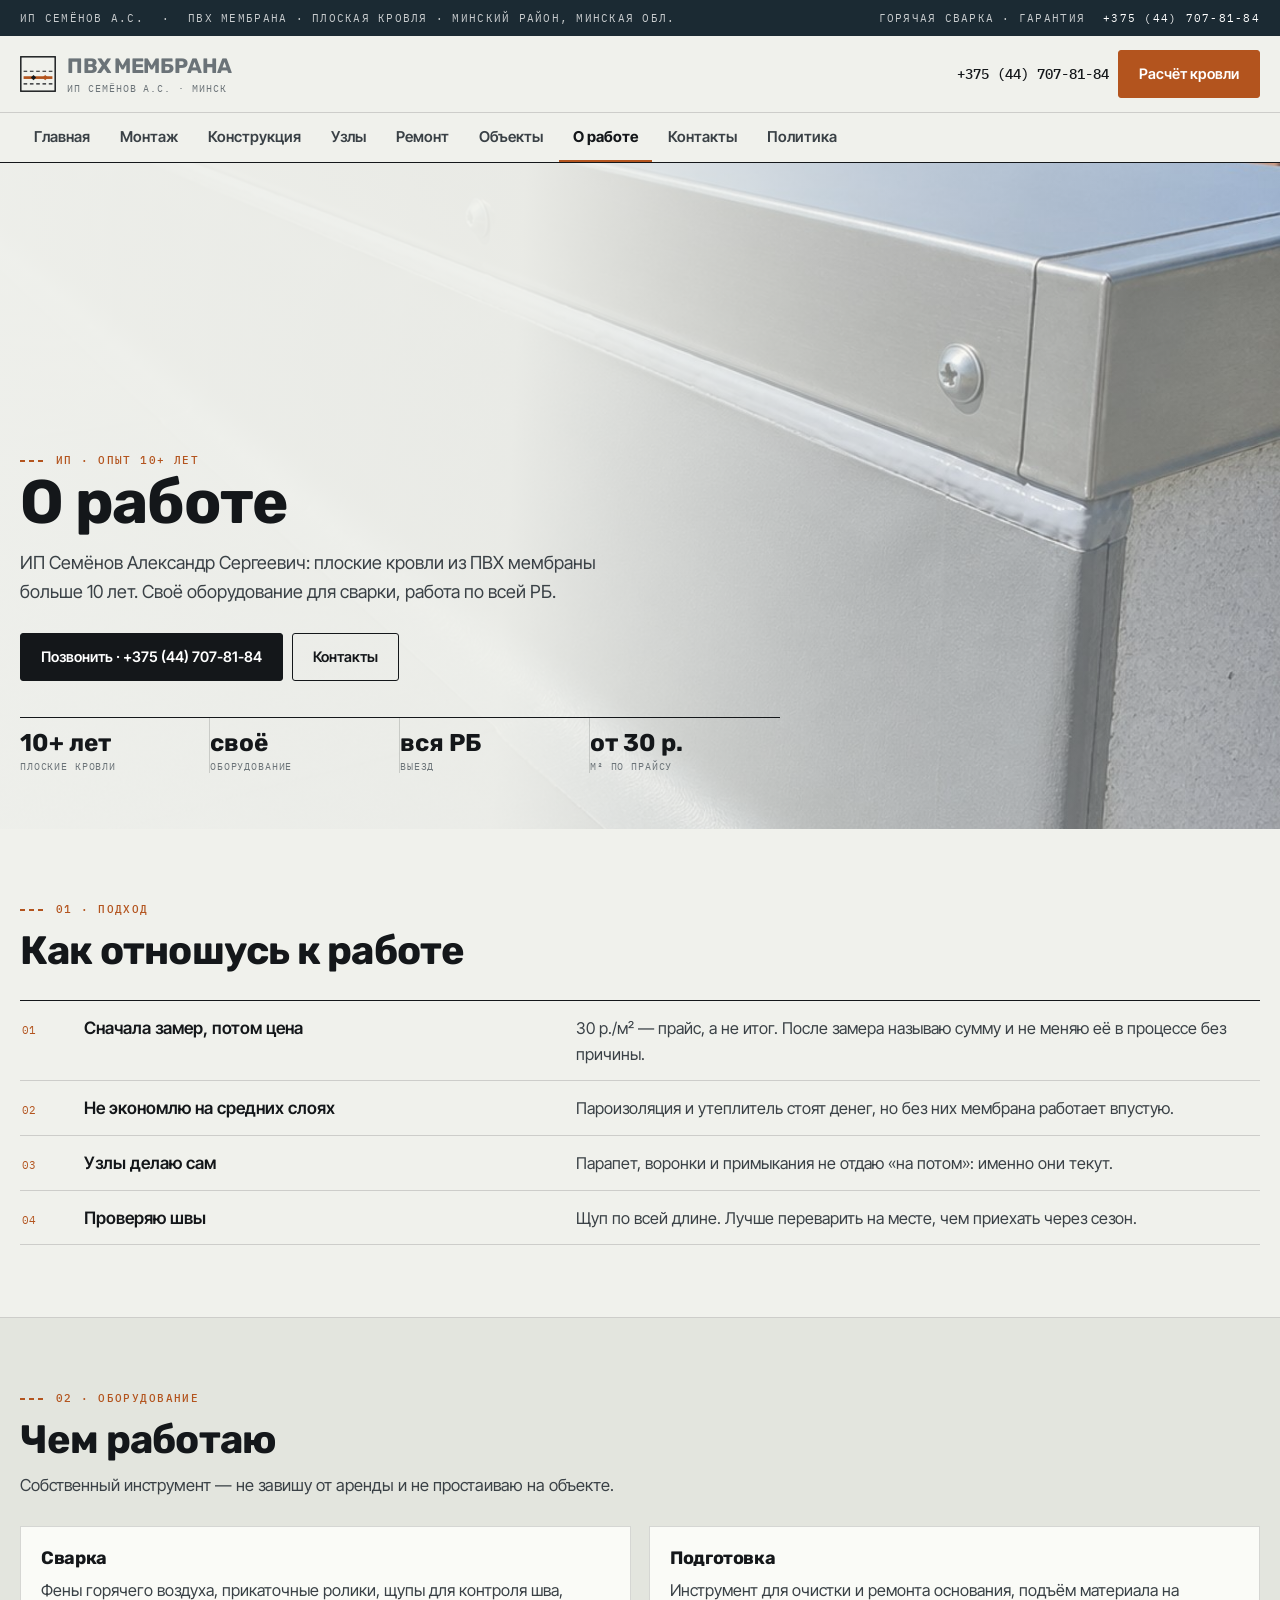
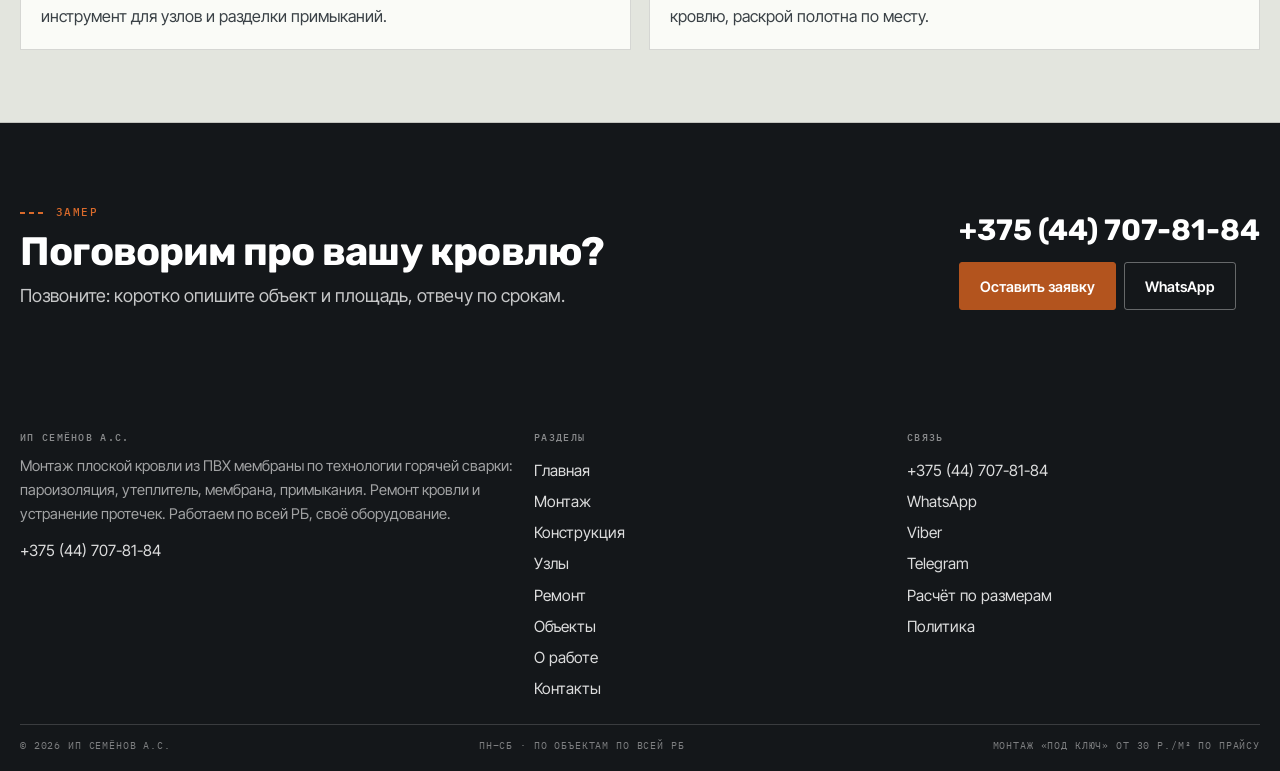
<file: o-mastere.html>
<!doctype html><html lang="ru"><head><meta charset="utf-8"><meta name="viewport" content="width=device-width, initial-scale=1"><title>ИП Семёнов А.С. — монтаж ПВХ мембраны, опыт больше 10 лет, Минский район, Минская обл.</title><meta name="description" content="ИП Семёнов Александр Сергеевич: монтаж плоской кровли из ПВХ мембраны, горячая сварка швов, узлы, ремонт и устранение протечек. Работаем по всей РБ. +375 (44) 707-81-84"><meta property="og:type" content="website"><meta property="og:title" content="ИП Семёнов А.С. — монтаж ПВХ мембраны, опыт больше 10 лет, Минский район, Минская обл."><meta property="og:description" content="ИП Семёнов Александр Сергеевич: монтаж плоской кровли из ПВХ мембраны, горячая сварка швов, узлы, ремонт и устранение протечек. Работаем по всей РБ. +375 (44) 707-81-84"><meta property="og:locale" content="ru_BY"><style>
:root{--paper:#F0F1EC;--paper2:#E3E5DE;--card:#FAFBF7;--ink:#14171A;--ink2:#3A4146;--muted:#6B7378;
--line:#14171A;--hair:rgba(20,23,26,.16);--slate:#1B2A33;--membrane:#D5DAD4;--copper:#B3541E;--copper2:#D96A2B;
--f-d:'Rubik',system-ui,sans-serif;--f-t:'Inter Tight',system-ui,sans-serif;--f-m:'IBM Plex Mono',monospace}
*{box-sizing:border-box}
html{-webkit-text-size-adjust:100%;font-size:18px;overflow-x:clip;background:var(--paper)}
body{margin:0;background:var(--paper);color:var(--ink);font-family:var(--f-t);font-size:16.5px;line-height:1.62;
-webkit-font-smoothing:antialiased;overflow-x:hidden}
img{max-width:100%;display:block}a{color:inherit;text-decoration:none}p{margin:0}
h1,h2,h3{font-family:var(--f-d);font-weight:700;margin:0;letter-spacing:-.02em;line-height:1.06;overflow-wrap:break-word}
h1{font-size:clamp(2rem,4.8vw,3.7rem)}h2{font-size:clamp(1.55rem,3.1vw,2.6rem)}h3{font-size:clamp(1rem,1.4vw,1.16rem);line-height:1.25}
.wrap{width:min(1240px,100% - 40px);margin-inline:auto}
.mono{font-family:var(--f-m);font-size:11px;letter-spacing:.14em;text-transform:uppercase;color:var(--muted)}
.topbar{background:var(--slate);color:rgba(255,255,255,.76);font-family:var(--f-m);font-size:10.5px;letter-spacing:.12em;text-transform:uppercase}
.hdr{position:sticky;top:0;z-index:60;background:var(--paper);border-bottom:1px solid var(--line)}
.logo b{font-family:var(--f-d);font-weight:700;font-size:1.16rem;letter-spacing:-.02em}
.btn{display:inline-flex;align-items:center;justify-content:center;gap:8px;min-height:48px;padding:0 20px;
border:1px solid var(--line);background:var(--ink);color:#fff;font-weight:600;font-size:14.5px;border-radius:3px;cursor:pointer;font-family:var(--f-t)}
.btn--copper{background:var(--copper);border-color:var(--copper);color:#fff}
.hero{position:relative;min-height:clamp(520px,74vh,720px);overflow:hidden;display:flex;align-items:flex-end;background:#D9DBD4}
.hero::after{content:"";position:absolute;inset:0;background:linear-gradient(93deg,rgba(240,241,236,.97) 0%,rgba(240,241,236,.94) 40%,rgba(240,241,236,.52) 66%,rgba(240,241,236,.14) 100%)}
.hero__in{position:relative;z-index:3;padding-block:clamp(28px,4.6vw,56px);width:100%}
.hero h1{max-width:17ch}
@media (max-width:900px){.topbar{display:none}.hero::after{background:linear-gradient(180deg,rgba(240,241,236,.97) 0%,rgba(240,241,236,.93) 52%,rgba(240,241,236,.56) 100%)}}
</style><link rel="stylesheet" href="assets/css/site.v1.css"><link rel="icon" href="assets/img/favicon.svg" type="image/svg+xml"><link rel="preconnect" href="https://fonts.googleapis.com"><link rel="preconnect" href="https://fonts.gstatic.com" crossorigin><link href="https://fonts.googleapis.com/css2?family=Rubik:wght@400;500;600;700&family=Inter+Tight:wght@400;500;600&family=IBM+Plex+Mono:wght@400;500&display=swap" rel="stylesheet"></head><body><div class="topbar"><div class="wrap topbar__in"><span>ИП Семёнов А.С.</span><span>·</span><span>ПВХ мембрана · плоская кровля · Минский район, Минская обл.</span><span class="topbar__sp"></span><span>горячая сварка · гарантия</span><a href="tel:+375447078184">+375 (44) 707-81-84</a></div></div><header class="hdr"><div class="wrap hdr__in"><a class="logo" href="index.html"><svg class="logo__m" viewBox="0 0 40 40" aria-hidden="true"><rect x=".9" y=".9" width="38.2" height="38.2" fill="none" stroke="#14171A" stroke-width="1.6"/><path d="M4 24 H36" stroke="#B3541E" stroke-width="3"/><path d="M4 17 H36 M4 31 H36" stroke="#14171A" stroke-width="1.2" stroke-dasharray="4 3"/><path d="M12 24 l3 -3 l3 3 l-3 3 z" fill="#14171A"/><path d="M25 24 l3 -3 l3 3 l-3 3 z" fill="#B3541E"/></svg><span><b>ПВХ МЕМБРАНА</b><span>ИП Семёнов А.С. · Минск</span></span></a><span class="hdr__sp"></span><div class="hdr__act"><a class="hdr__tel" href="tel:+375447078184">+375 (44) 707-81-84</a><a class="btn btn--copper" href="kontakty.html#zayavka">Расчёт кровли</a><button class="burger" id="burger" aria-label="Меню" aria-expanded="false"><span></span><span></span><span></span></button></div></div><div class="strip"><div class="wrap"><nav class="strip__in" aria-label="Страницы сайта"><a href="index.html">Главная</a><a href="montazh.html">Монтаж</a><a href="konstrukciya.html">Конструкция</a><a href="uzly.html">Узлы</a><a href="remont.html">Ремонт</a><a href="obekty.html">Объекты</a><a href="o-mastere.html" aria-current="page">О работе</a><a href="kontakty.html">Контакты</a><a href="politika.html">Политика</a></nav></div></div></header><main><section class="hero"><div class="hero__bg"><img src="assets/img/detail.jpg" alt="ИП Семёнов А.С.: монтаж ПВХ мембраны, плоская кровля"></div><div class="hero__in"><div class="wrap"><span class="kick">ИП · опыт 10+ лет</span><h1>О работе</h1><p class="lead hero__lead">ИП Семёнов Александр Сергеевич: плоские кровли из ПВХ мембраны больше 10 лет. Своё оборудование для сварки, работа по всей РБ.</p><div class="hero__cta"><a class="btn" href="tel:+375447078184">Позвонить · +375 (44) 707-81-84</a><a class="btn btn--line" href="kontakty.html">Контакты</a></div><div class="hero__figs"><div><b>10+ лет</b><span>плоские кровли</span></div><div><b>своё</b><span>оборудование</span></div><div><b>вся РБ</b><span>выезд</span></div><div><b>от 30 р.</b><span>м² по прайсу</span></div></div></div></div></section><section class="band "><div class="wrap"><div><div class="sect__head"><span class="kick">01 · подход</span><h2>Как отношусь к работе</h2></div><div class="steps"><div class="step"><i>01</i><b>Сначала замер, потом цена</b><span>30 р./м² — прайс, а не итог. После замера называю сумму и не меняю её в процессе без причины.</span></div><div class="step"><i>02</i><b>Не экономлю на средних слоях</b><span>Пароизоляция и утеплитель стоят денег, но без них мембрана работает впустую.</span></div><div class="step"><i>03</i><b>Узлы делаю сам</b><span>Парапет, воронки и примыкания не отдаю «на потом»: именно они текут.</span></div><div class="step"><i>04</i><b>Проверяю швы</b><span>Щуп по всей длине. Лучше переварить на месте, чем приехать через сезон.</span></div></div></div></div></section><section class="band band--alt"><div class="wrap"><div><div class="sect__head"><span class="kick">02 · оборудование</span><h2>Чем работаю</h2><p>Собственный инструмент — не завишу от аренды и не простаиваю на объекте.</p></div><div class="cards cards--2"><div class="card"><h3>Сварка</h3><p>Фены горячего воздуха, прикаточные ролики, щупы для контроля шва, инструмент для узлов и разделки примыканий.</p></div><div class="card"><h3>Подготовка</h3><p>Инструмент для очистки и ремонта основания, подъём материала на кровлю, раскрой полотна по месту.</p></div></div></div></div></section><section class="band band--ink"><div class="wrap"><div class="cta"><div><span class="kick">замер</span><h2 style="margin-top:9px">Поговорим про вашу кровлю?</h2><p class="lead" style="margin-top:9px">Позвоните: коротко опишите объект и площадь, отвечу по срокам.</p></div><div><a class="cta__tel" href="tel:+375447078184">+375 (44) 707-81-84</a><div class="cta__b"><a class="btn btn--copper" href="kontakty.html#zayavka">Оставить заявку</a><a class="btn btn--line" href="https://wa.me/375447078184">WhatsApp</a></div></div></div></div></section></main><footer class="foot"><div class="wrap"><div class="foot__in"><div><h4>ИП Семёнов А.С.</h4><p>Монтаж плоской кровли из ПВХ мембраны по технологии горячей сварки: пароизоляция, утеплитель, мембрана, примыкания. Ремонт кровли и устранение протечек. Работаем по всей РБ, своё оборудование.</p><p style="margin-top:8px"><a href="tel:+375447078184">+375 (44) 707-81-84</a></p></div><div><h4>Разделы</h4><a href="index.html">Главная</a><a href="montazh.html">Монтаж</a><a href="konstrukciya.html">Конструкция</a><a href="uzly.html">Узлы</a><a href="remont.html">Ремонт</a><a href="obekty.html">Объекты</a><a href="o-mastere.html">О работе</a><a href="kontakty.html">Контакты</a></div><div><h4>Связь</h4><a href="tel:+375447078184">+375 (44) 707-81-84</a><a href="https://wa.me/375447078184">WhatsApp</a><a href="viber://chat?number=%2B375447078184">Viber</a><a href="https://t.me/+375447078184">Telegram</a><a href="kontakty.html#zayavka">Расчёт по размерам</a><a href="politika.html">Политика</a></div></div><div class="foot__low"><span>© 2026 ИП Семёнов А.С.</span><span>Пн–Сб · по объектам по всей РБ</span><span>Монтаж «под ключ» от 30 р./м² по прайсу</span></div></div></footer><div class="fbar"><a href="tel:+375447078184">Позвонить</a><a href="https://wa.me/375447078184">WhatsApp</a><a href="viber://chat?number=%2B375447078184">Viber</a><a href="https://t.me/+375447078184">Telegram</a></div><div class="drawer" id="drawer" aria-hidden="true" role="dialog" aria-label="Меню"><div class="drawer__top"><span class="mono">Меню</span><button class="drawer__close" id="drawerClose" aria-label="Закрыть">✕</button></div><nav><a href="index.html">Главная</a><a href="montazh.html">Монтаж</a><a href="konstrukciya.html">Конструкция</a><a href="uzly.html">Узлы</a><a href="remont.html">Ремонт</a><a href="obekty.html">Объекты</a><a href="o-mastere.html" aria-current="page">О работе</a><a href="kontakty.html">Контакты</a><a href="politika.html">Политика</a></nav><div class="drawer__foot"><a class="btn" href="tel:+375447078184">+375 (44) 707-81-84</a><a class="btn btn--line" href="https://wa.me/375447078184">WhatsApp</a></div></div><script src="assets/js/main.v1.js"></script></body></html>
</file>
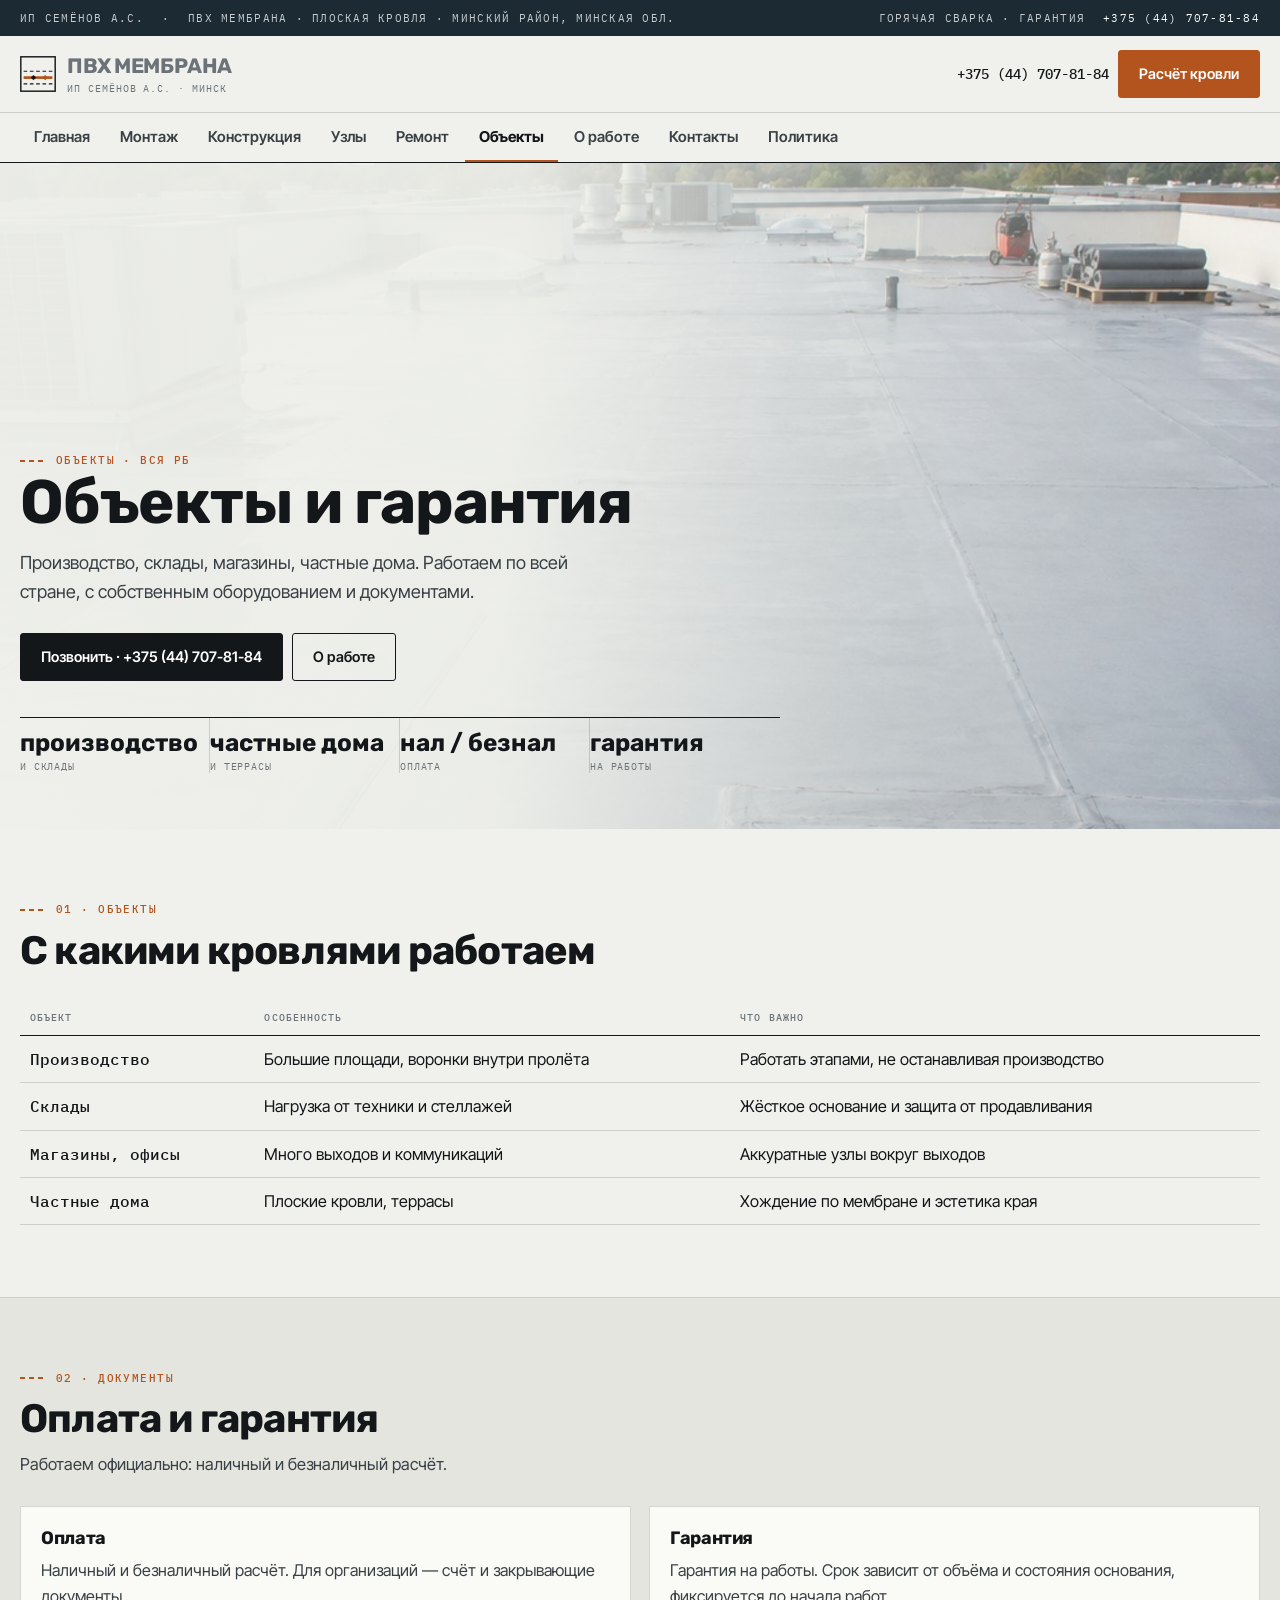
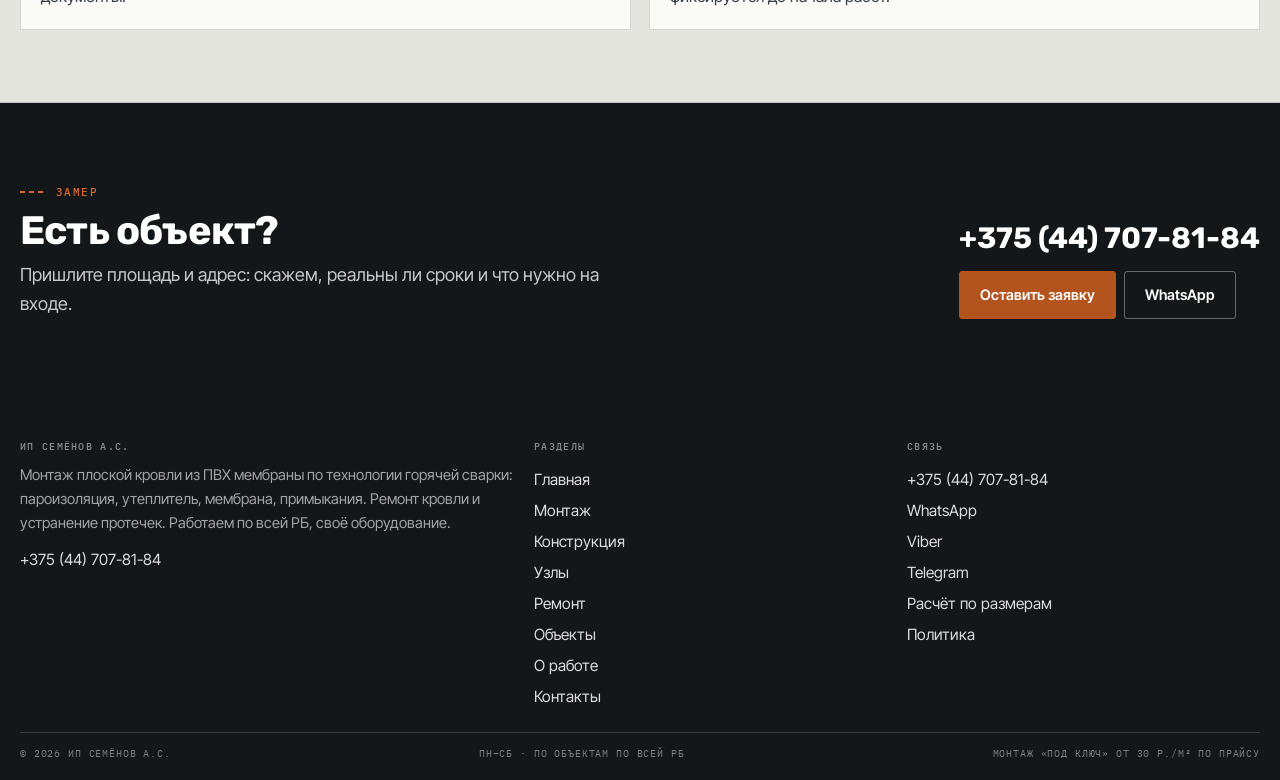
<file: obekty.html>
<!doctype html><html lang="ru"><head><meta charset="utf-8"><meta name="viewport" content="width=device-width, initial-scale=1"><title>Объекты: производство, склады, частные дома — ПВХ мембрана от ИП Семёнов А.С.</title><meta name="description" content="Монтаж ПВХ мембраны на производстве, складах, в магазинах и частных домах. Работаем по всей Беларуси, своё оборудование, гарантия на работы, нал и безнал. +375 (44) 707-81-84"><meta property="og:type" content="website"><meta property="og:title" content="Объекты: производство, склады, частные дома — ПВХ мембрана от ИП Семёнов А.С."><meta property="og:description" content="Монтаж ПВХ мембраны на производстве, складах, в магазинах и частных домах. Работаем по всей Беларуси, своё оборудование, гарантия на работы, нал и безнал. +375 (44) 707-81-84"><meta property="og:locale" content="ru_BY"><style>
:root{--paper:#F0F1EC;--paper2:#E3E5DE;--card:#FAFBF7;--ink:#14171A;--ink2:#3A4146;--muted:#6B7378;
--line:#14171A;--hair:rgba(20,23,26,.16);--slate:#1B2A33;--membrane:#D5DAD4;--copper:#B3541E;--copper2:#D96A2B;
--f-d:'Rubik',system-ui,sans-serif;--f-t:'Inter Tight',system-ui,sans-serif;--f-m:'IBM Plex Mono',monospace}
*{box-sizing:border-box}
html{-webkit-text-size-adjust:100%;font-size:18px;overflow-x:clip;background:var(--paper)}
body{margin:0;background:var(--paper);color:var(--ink);font-family:var(--f-t);font-size:16.5px;line-height:1.62;
-webkit-font-smoothing:antialiased;overflow-x:hidden}
img{max-width:100%;display:block}a{color:inherit;text-decoration:none}p{margin:0}
h1,h2,h3{font-family:var(--f-d);font-weight:700;margin:0;letter-spacing:-.02em;line-height:1.06;overflow-wrap:break-word}
h1{font-size:clamp(2rem,4.8vw,3.7rem)}h2{font-size:clamp(1.55rem,3.1vw,2.6rem)}h3{font-size:clamp(1rem,1.4vw,1.16rem);line-height:1.25}
.wrap{width:min(1240px,100% - 40px);margin-inline:auto}
.mono{font-family:var(--f-m);font-size:11px;letter-spacing:.14em;text-transform:uppercase;color:var(--muted)}
.topbar{background:var(--slate);color:rgba(255,255,255,.76);font-family:var(--f-m);font-size:10.5px;letter-spacing:.12em;text-transform:uppercase}
.hdr{position:sticky;top:0;z-index:60;background:var(--paper);border-bottom:1px solid var(--line)}
.logo b{font-family:var(--f-d);font-weight:700;font-size:1.16rem;letter-spacing:-.02em}
.btn{display:inline-flex;align-items:center;justify-content:center;gap:8px;min-height:48px;padding:0 20px;
border:1px solid var(--line);background:var(--ink);color:#fff;font-weight:600;font-size:14.5px;border-radius:3px;cursor:pointer;font-family:var(--f-t)}
.btn--copper{background:var(--copper);border-color:var(--copper);color:#fff}
.hero{position:relative;min-height:clamp(520px,74vh,720px);overflow:hidden;display:flex;align-items:flex-end;background:#D9DBD4}
.hero::after{content:"";position:absolute;inset:0;background:linear-gradient(93deg,rgba(240,241,236,.97) 0%,rgba(240,241,236,.94) 40%,rgba(240,241,236,.52) 66%,rgba(240,241,236,.14) 100%)}
.hero__in{position:relative;z-index:3;padding-block:clamp(28px,4.6vw,56px);width:100%}
.hero h1{max-width:17ch}
@media (max-width:900px){.topbar{display:none}.hero::after{background:linear-gradient(180deg,rgba(240,241,236,.97) 0%,rgba(240,241,236,.93) 52%,rgba(240,241,236,.56) 100%)}}
</style><link rel="stylesheet" href="assets/css/site.v1.css"><link rel="icon" href="assets/img/favicon.svg" type="image/svg+xml"><link rel="preconnect" href="https://fonts.googleapis.com"><link rel="preconnect" href="https://fonts.gstatic.com" crossorigin><link href="https://fonts.googleapis.com/css2?family=Rubik:wght@400;500;600;700&family=Inter+Tight:wght@400;500;600&family=IBM+Plex+Mono:wght@400;500&display=swap" rel="stylesheet"></head><body><div class="topbar"><div class="wrap topbar__in"><span>ИП Семёнов А.С.</span><span>·</span><span>ПВХ мембрана · плоская кровля · Минский район, Минская обл.</span><span class="topbar__sp"></span><span>горячая сварка · гарантия</span><a href="tel:+375447078184">+375 (44) 707-81-84</a></div></div><header class="hdr"><div class="wrap hdr__in"><a class="logo" href="index.html"><svg class="logo__m" viewBox="0 0 40 40" aria-hidden="true"><rect x=".9" y=".9" width="38.2" height="38.2" fill="none" stroke="#14171A" stroke-width="1.6"/><path d="M4 24 H36" stroke="#B3541E" stroke-width="3"/><path d="M4 17 H36 M4 31 H36" stroke="#14171A" stroke-width="1.2" stroke-dasharray="4 3"/><path d="M12 24 l3 -3 l3 3 l-3 3 z" fill="#14171A"/><path d="M25 24 l3 -3 l3 3 l-3 3 z" fill="#B3541E"/></svg><span><b>ПВХ МЕМБРАНА</b><span>ИП Семёнов А.С. · Минск</span></span></a><span class="hdr__sp"></span><div class="hdr__act"><a class="hdr__tel" href="tel:+375447078184">+375 (44) 707-81-84</a><a class="btn btn--copper" href="kontakty.html#zayavka">Расчёт кровли</a><button class="burger" id="burger" aria-label="Меню" aria-expanded="false"><span></span><span></span><span></span></button></div></div><div class="strip"><div class="wrap"><nav class="strip__in" aria-label="Страницы сайта"><a href="index.html">Главная</a><a href="montazh.html">Монтаж</a><a href="konstrukciya.html">Конструкция</a><a href="uzly.html">Узлы</a><a href="remont.html">Ремонт</a><a href="obekty.html" aria-current="page">Объекты</a><a href="o-mastere.html">О работе</a><a href="kontakty.html">Контакты</a><a href="politika.html">Политика</a></nav></div></div></header><main><section class="hero"><div class="hero__bg"><img src="assets/img/roof.jpg" alt="ИП Семёнов А.С.: монтаж ПВХ мембраны, плоская кровля"></div><div class="hero__in"><div class="wrap"><span class="kick">Объекты · вся РБ</span><h1>Объекты и гарантия</h1><p class="lead hero__lead">Производство, склады, магазины, частные дома. Работаем по всей стране, с собственным оборудованием и документами.</p><div class="hero__cta"><a class="btn" href="tel:+375447078184">Позвонить · +375 (44) 707-81-84</a><a class="btn btn--line" href="o-mastere.html">О работе</a></div><div class="hero__figs"><div><b>производство</b><span>и склады</span></div><div><b>частные дома</b><span>и террасы</span></div><div><b>нал / безнал</b><span>оплата</span></div><div><b>гарантия</b><span>на работы</span></div></div></div></div></section><section class="band "><div class="wrap"><div><div class="sect__head"><span class="kick">01 · объекты</span><h2>С какими кровлями работаем</h2></div><table class="spec"><thead><tr><th>Объект</th><th>Особенность</th><th>Что важно</th></tr></thead><tbody><tr><td><b>Производство</b></td><td>Большие площади, воронки внутри пролёта</td><td>Работать этапами, не останавливая производство</td></tr><tr><td><b>Склады</b></td><td>Нагрузка от техники и стеллажей</td><td>Жёсткое основание и защита от продавливания</td></tr><tr><td><b>Магазины, офисы</b></td><td>Много выходов и коммуникаций</td><td>Аккуратные узлы вокруг выходов</td></tr><tr><td><b>Частные дома</b></td><td>Плоские кровли, террасы</td><td>Хождение по мембране и эстетика края</td></tr></tbody></table></div></div></section><section class="band band--alt"><div class="wrap"><div><div class="sect__head"><span class="kick">02 · документы</span><h2>Оплата и гарантия</h2><p>Работаем официально: наличный и безналичный расчёт.</p></div><div class="cards cards--2"><div class="card"><h3>Оплата</h3><p>Наличный и безналичный расчёт. Для организаций — счёт и закрывающие документы.</p></div><div class="card"><h3>Гарантия</h3><p>Гарантия на работы. Срок зависит от объёма и состояния основания, фиксируется до начала работ.</p></div></div></div></div></section><section class="band band--ink"><div class="wrap"><div class="cta"><div><span class="kick">замер</span><h2 style="margin-top:9px">Есть объект?</h2><p class="lead" style="margin-top:9px">Пришлите площадь и адрес: скажем, реальны ли сроки и что нужно на входе.</p></div><div><a class="cta__tel" href="tel:+375447078184">+375 (44) 707-81-84</a><div class="cta__b"><a class="btn btn--copper" href="kontakty.html#zayavka">Оставить заявку</a><a class="btn btn--line" href="https://wa.me/375447078184">WhatsApp</a></div></div></div></div></section></main><footer class="foot"><div class="wrap"><div class="foot__in"><div><h4>ИП Семёнов А.С.</h4><p>Монтаж плоской кровли из ПВХ мембраны по технологии горячей сварки: пароизоляция, утеплитель, мембрана, примыкания. Ремонт кровли и устранение протечек. Работаем по всей РБ, своё оборудование.</p><p style="margin-top:8px"><a href="tel:+375447078184">+375 (44) 707-81-84</a></p></div><div><h4>Разделы</h4><a href="index.html">Главная</a><a href="montazh.html">Монтаж</a><a href="konstrukciya.html">Конструкция</a><a href="uzly.html">Узлы</a><a href="remont.html">Ремонт</a><a href="obekty.html">Объекты</a><a href="o-mastere.html">О работе</a><a href="kontakty.html">Контакты</a></div><div><h4>Связь</h4><a href="tel:+375447078184">+375 (44) 707-81-84</a><a href="https://wa.me/375447078184">WhatsApp</a><a href="viber://chat?number=%2B375447078184">Viber</a><a href="https://t.me/+375447078184">Telegram</a><a href="kontakty.html#zayavka">Расчёт по размерам</a><a href="politika.html">Политика</a></div></div><div class="foot__low"><span>© 2026 ИП Семёнов А.С.</span><span>Пн–Сб · по объектам по всей РБ</span><span>Монтаж «под ключ» от 30 р./м² по прайсу</span></div></div></footer><div class="fbar"><a href="tel:+375447078184">Позвонить</a><a href="https://wa.me/375447078184">WhatsApp</a><a href="viber://chat?number=%2B375447078184">Viber</a><a href="https://t.me/+375447078184">Telegram</a></div><div class="drawer" id="drawer" aria-hidden="true" role="dialog" aria-label="Меню"><div class="drawer__top"><span class="mono">Меню</span><button class="drawer__close" id="drawerClose" aria-label="Закрыть">✕</button></div><nav><a href="index.html">Главная</a><a href="montazh.html">Монтаж</a><a href="konstrukciya.html">Конструкция</a><a href="uzly.html">Узлы</a><a href="remont.html">Ремонт</a><a href="obekty.html" aria-current="page">Объекты</a><a href="o-mastere.html">О работе</a><a href="kontakty.html">Контакты</a><a href="politika.html">Политика</a></nav><div class="drawer__foot"><a class="btn" href="tel:+375447078184">+375 (44) 707-81-84</a><a class="btn btn--line" href="https://wa.me/375447078184">WhatsApp</a></div></div><script src="assets/js/main.v1.js"></script></body></html>
</file>
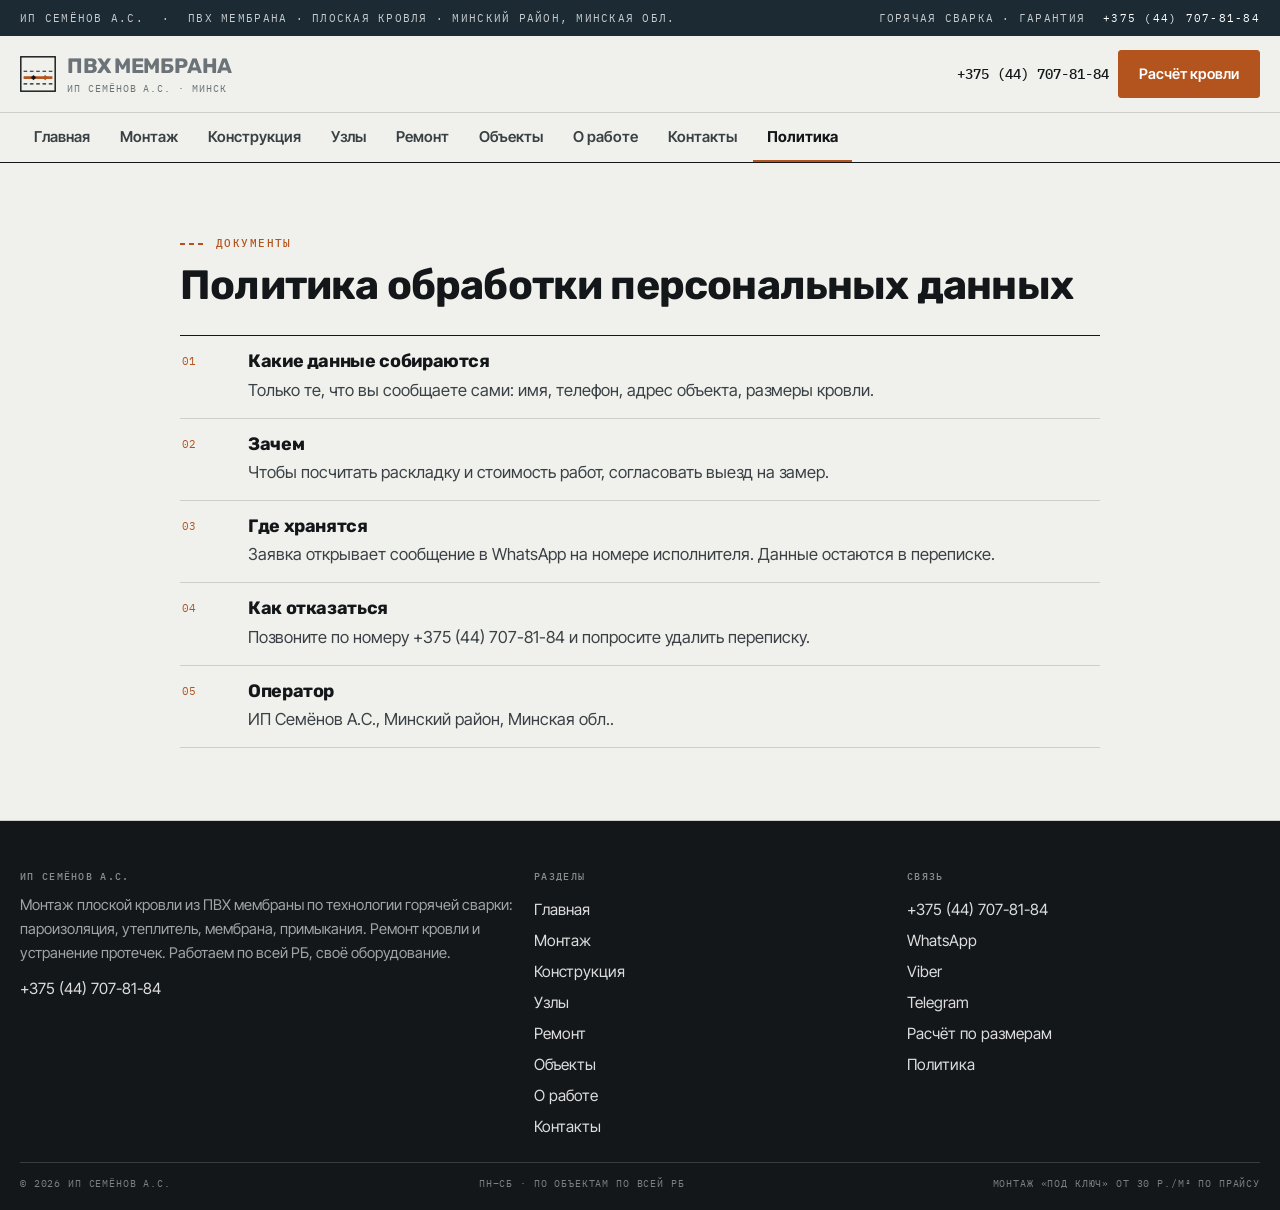
<file: politika.html>
<!doctype html><html lang="ru"><head><meta charset="utf-8"><meta name="viewport" content="width=device-width, initial-scale=1"><title>Политика обработки данных — ИП Семёнов А.С.</title><meta name="description" content="Политика обработки персональных данных сайта монтажа ПВХ мембраны, Минский район, Минская обл.."><meta property="og:type" content="website"><meta property="og:title" content="Политика обработки данных — ИП Семёнов А.С."><meta property="og:description" content="Политика обработки персональных данных сайта монтажа ПВХ мембраны, Минский район, Минская обл.."><meta property="og:locale" content="ru_BY"><style>
:root{--paper:#F0F1EC;--paper2:#E3E5DE;--card:#FAFBF7;--ink:#14171A;--ink2:#3A4146;--muted:#6B7378;
--line:#14171A;--hair:rgba(20,23,26,.16);--slate:#1B2A33;--membrane:#D5DAD4;--copper:#B3541E;--copper2:#D96A2B;
--f-d:'Rubik',system-ui,sans-serif;--f-t:'Inter Tight',system-ui,sans-serif;--f-m:'IBM Plex Mono',monospace}
*{box-sizing:border-box}
html{-webkit-text-size-adjust:100%;font-size:18px;overflow-x:clip;background:var(--paper)}
body{margin:0;background:var(--paper);color:var(--ink);font-family:var(--f-t);font-size:16.5px;line-height:1.62;
-webkit-font-smoothing:antialiased;overflow-x:hidden}
img{max-width:100%;display:block}a{color:inherit;text-decoration:none}p{margin:0}
h1,h2,h3{font-family:var(--f-d);font-weight:700;margin:0;letter-spacing:-.02em;line-height:1.06;overflow-wrap:break-word}
h1{font-size:clamp(2rem,4.8vw,3.7rem)}h2{font-size:clamp(1.55rem,3.1vw,2.6rem)}h3{font-size:clamp(1rem,1.4vw,1.16rem);line-height:1.25}
.wrap{width:min(1240px,100% - 40px);margin-inline:auto}
.mono{font-family:var(--f-m);font-size:11px;letter-spacing:.14em;text-transform:uppercase;color:var(--muted)}
.topbar{background:var(--slate);color:rgba(255,255,255,.76);font-family:var(--f-m);font-size:10.5px;letter-spacing:.12em;text-transform:uppercase}
.hdr{position:sticky;top:0;z-index:60;background:var(--paper);border-bottom:1px solid var(--line)}
.logo b{font-family:var(--f-d);font-weight:700;font-size:1.16rem;letter-spacing:-.02em}
.btn{display:inline-flex;align-items:center;justify-content:center;gap:8px;min-height:48px;padding:0 20px;
border:1px solid var(--line);background:var(--ink);color:#fff;font-weight:600;font-size:14.5px;border-radius:3px;cursor:pointer;font-family:var(--f-t)}
.btn--copper{background:var(--copper);border-color:var(--copper);color:#fff}
.hero{position:relative;min-height:clamp(520px,74vh,720px);overflow:hidden;display:flex;align-items:flex-end;background:#D9DBD4}
.hero::after{content:"";position:absolute;inset:0;background:linear-gradient(93deg,rgba(240,241,236,.97) 0%,rgba(240,241,236,.94) 40%,rgba(240,241,236,.52) 66%,rgba(240,241,236,.14) 100%)}
.hero__in{position:relative;z-index:3;padding-block:clamp(28px,4.6vw,56px);width:100%}
.hero h1{max-width:17ch}
@media (max-width:900px){.topbar{display:none}.hero::after{background:linear-gradient(180deg,rgba(240,241,236,.97) 0%,rgba(240,241,236,.93) 52%,rgba(240,241,236,.56) 100%)}}
</style><link rel="stylesheet" href="assets/css/site.v1.css"><link rel="icon" href="assets/img/favicon.svg" type="image/svg+xml"><link rel="preconnect" href="https://fonts.googleapis.com"><link rel="preconnect" href="https://fonts.gstatic.com" crossorigin><link href="https://fonts.googleapis.com/css2?family=Rubik:wght@400;500;600;700&family=Inter+Tight:wght@400;500;600&family=IBM+Plex+Mono:wght@400;500&display=swap" rel="stylesheet"></head><body><div class="topbar"><div class="wrap topbar__in"><span>ИП Семёнов А.С.</span><span>·</span><span>ПВХ мембрана · плоская кровля · Минский район, Минская обл.</span><span class="topbar__sp"></span><span>горячая сварка · гарантия</span><a href="tel:+375447078184">+375 (44) 707-81-84</a></div></div><header class="hdr"><div class="wrap hdr__in"><a class="logo" href="index.html"><svg class="logo__m" viewBox="0 0 40 40" aria-hidden="true"><rect x=".9" y=".9" width="38.2" height="38.2" fill="none" stroke="#14171A" stroke-width="1.6"/><path d="M4 24 H36" stroke="#B3541E" stroke-width="3"/><path d="M4 17 H36 M4 31 H36" stroke="#14171A" stroke-width="1.2" stroke-dasharray="4 3"/><path d="M12 24 l3 -3 l3 3 l-3 3 z" fill="#14171A"/><path d="M25 24 l3 -3 l3 3 l-3 3 z" fill="#B3541E"/></svg><span><b>ПВХ МЕМБРАНА</b><span>ИП Семёнов А.С. · Минск</span></span></a><span class="hdr__sp"></span><div class="hdr__act"><a class="hdr__tel" href="tel:+375447078184">+375 (44) 707-81-84</a><a class="btn btn--copper" href="kontakty.html#zayavka">Расчёт кровли</a><button class="burger" id="burger" aria-label="Меню" aria-expanded="false"><span></span><span></span><span></span></button></div></div><div class="strip"><div class="wrap"><nav class="strip__in" aria-label="Страницы сайта"><a href="index.html">Главная</a><a href="montazh.html">Монтаж</a><a href="konstrukciya.html">Конструкция</a><a href="uzly.html">Узлы</a><a href="remont.html">Ремонт</a><a href="obekty.html">Объекты</a><a href="o-mastere.html">О работе</a><a href="kontakty.html">Контакты</a><a href="politika.html" aria-current="page">Политика</a></nav></div></div></header><main><section class="band"><div class="wrap" style="max-width:920px"><div class="sect__head"><span class="kick">документы</span><h1 style="font-size:clamp(1.7rem,3.2vw,2.5rem)">Политика обработки персональных данных</h1></div><div class="rows"><div class="row"><div class="row__n">01</div><div><h3>Какие данные собираются</h3><p>Только те, что вы сообщаете сами: имя, телефон, адрес объекта, размеры кровли.</p></div></div><div class="row"><div class="row__n">02</div><div><h3>Зачем</h3><p>Чтобы посчитать раскладку и стоимость работ, согласовать выезд на замер.</p></div></div><div class="row"><div class="row__n">03</div><div><h3>Где хранятся</h3><p>Заявка открывает сообщение в WhatsApp на номере исполнителя. Данные остаются в переписке.</p></div></div><div class="row"><div class="row__n">04</div><div><h3>Как отказаться</h3><p>Позвоните по номеру +375 (44) 707-81-84 и попросите удалить переписку.</p></div></div><div class="row"><div class="row__n">05</div><div><h3>Оператор</h3><p>ИП Семёнов А.С., Минский район, Минская обл..</p></div></div></div></div></section></main><footer class="foot"><div class="wrap"><div class="foot__in"><div><h4>ИП Семёнов А.С.</h4><p>Монтаж плоской кровли из ПВХ мембраны по технологии горячей сварки: пароизоляция, утеплитель, мембрана, примыкания. Ремонт кровли и устранение протечек. Работаем по всей РБ, своё оборудование.</p><p style="margin-top:8px"><a href="tel:+375447078184">+375 (44) 707-81-84</a></p></div><div><h4>Разделы</h4><a href="index.html">Главная</a><a href="montazh.html">Монтаж</a><a href="konstrukciya.html">Конструкция</a><a href="uzly.html">Узлы</a><a href="remont.html">Ремонт</a><a href="obekty.html">Объекты</a><a href="o-mastere.html">О работе</a><a href="kontakty.html">Контакты</a></div><div><h4>Связь</h4><a href="tel:+375447078184">+375 (44) 707-81-84</a><a href="https://wa.me/375447078184">WhatsApp</a><a href="viber://chat?number=%2B375447078184">Viber</a><a href="https://t.me/+375447078184">Telegram</a><a href="kontakty.html#zayavka">Расчёт по размерам</a><a href="politika.html">Политика</a></div></div><div class="foot__low"><span>© 2026 ИП Семёнов А.С.</span><span>Пн–Сб · по объектам по всей РБ</span><span>Монтаж «под ключ» от 30 р./м² по прайсу</span></div></div></footer><div class="fbar"><a href="tel:+375447078184">Позвонить</a><a href="https://wa.me/375447078184">WhatsApp</a><a href="viber://chat?number=%2B375447078184">Viber</a><a href="https://t.me/+375447078184">Telegram</a></div><div class="drawer" id="drawer" aria-hidden="true" role="dialog" aria-label="Меню"><div class="drawer__top"><span class="mono">Меню</span><button class="drawer__close" id="drawerClose" aria-label="Закрыть">✕</button></div><nav><a href="index.html">Главная</a><a href="montazh.html">Монтаж</a><a href="konstrukciya.html">Конструкция</a><a href="uzly.html">Узлы</a><a href="remont.html">Ремонт</a><a href="obekty.html">Объекты</a><a href="o-mastere.html">О работе</a><a href="kontakty.html">Контакты</a><a href="politika.html" aria-current="page">Политика</a></nav><div class="drawer__foot"><a class="btn" href="tel:+375447078184">+375 (44) 707-81-84</a><a class="btn btn--line" href="https://wa.me/375447078184">WhatsApp</a></div></div><script src="assets/js/main.v1.js"></script></body></html>
</file>
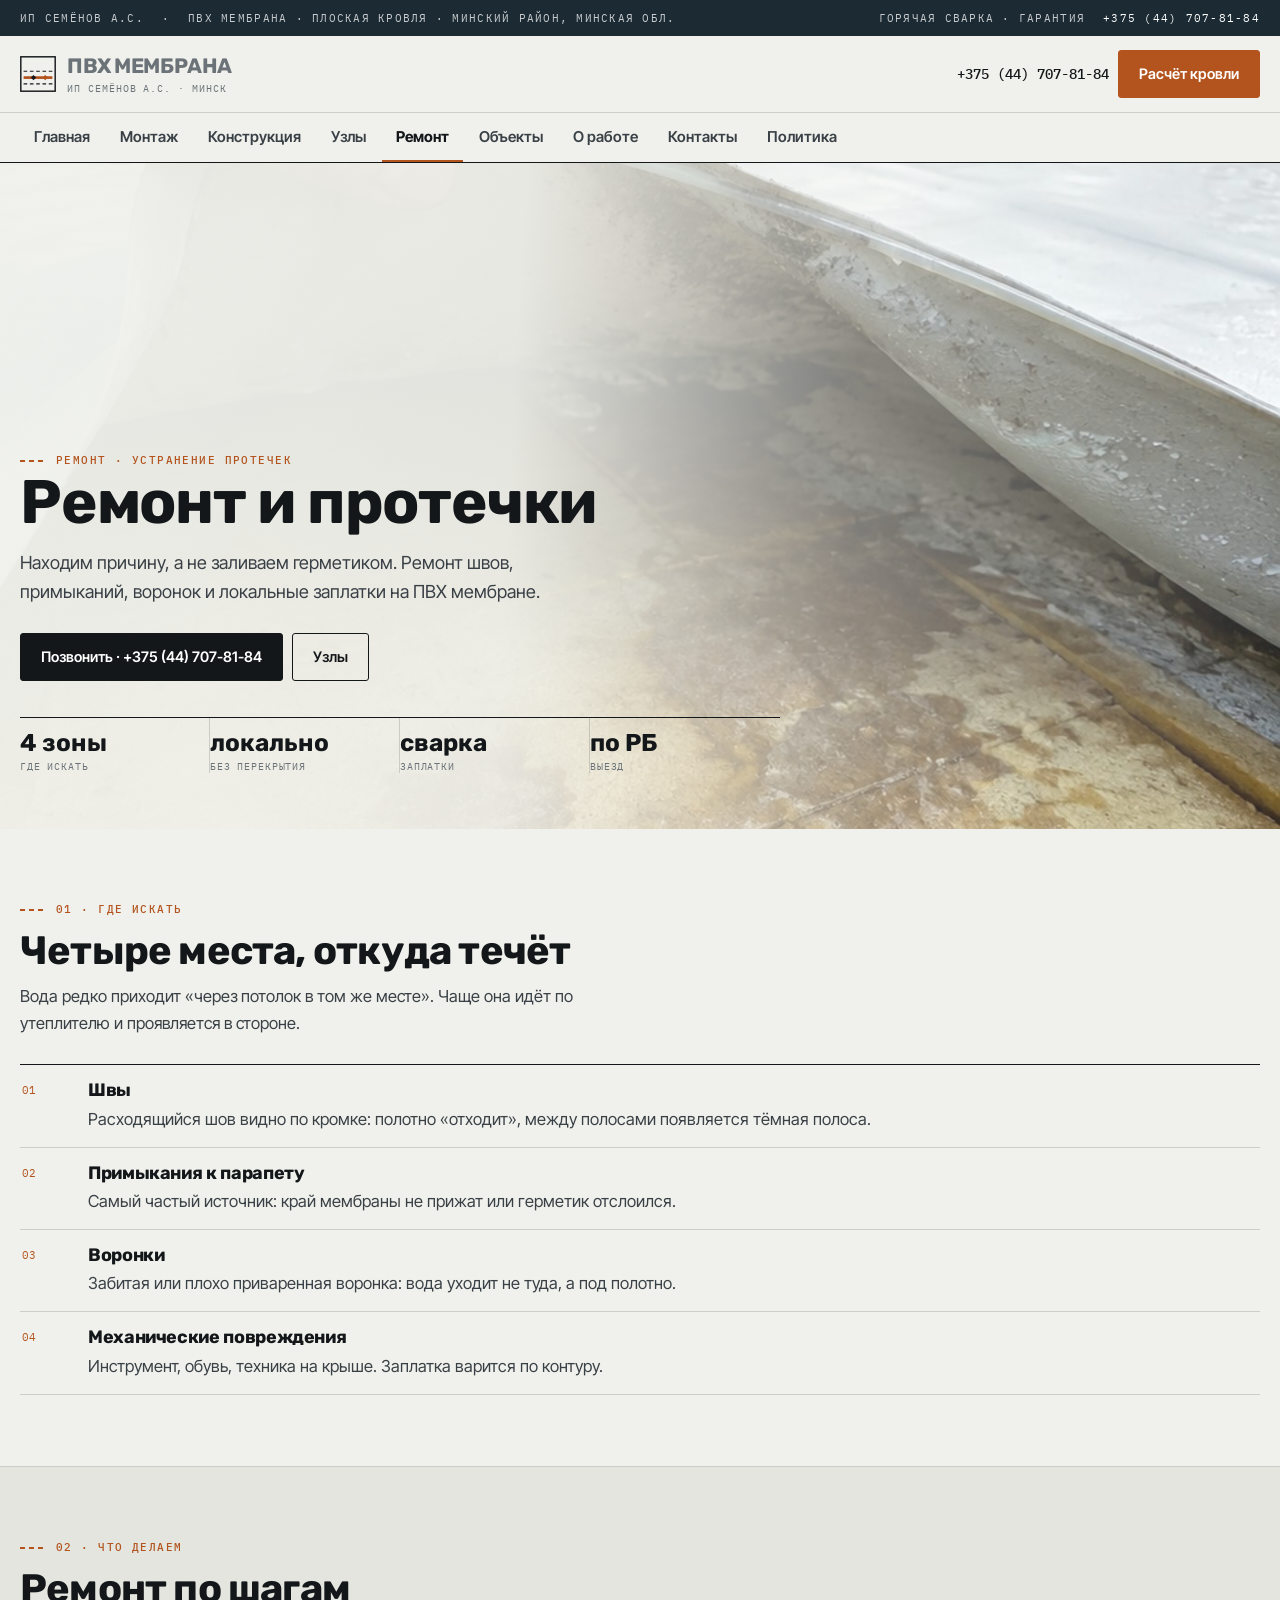
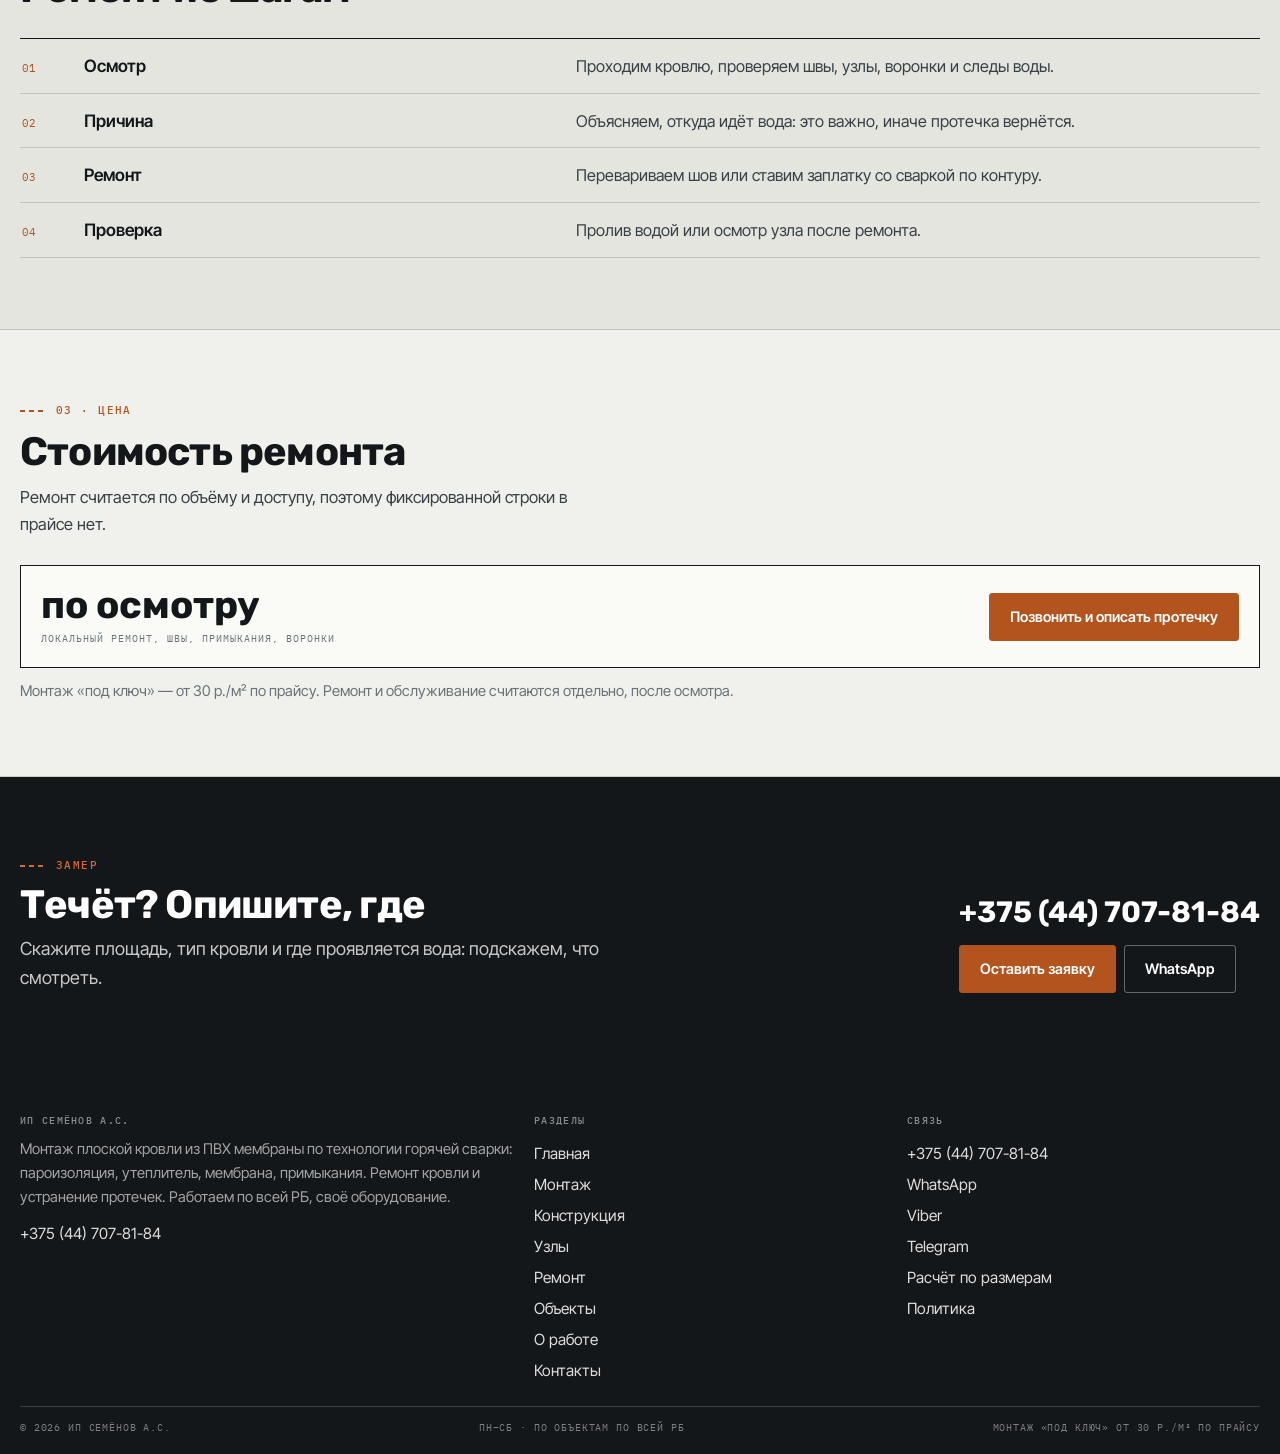
<file: remont.html>
<!doctype html><html lang="ru"><head><meta charset="utf-8"><meta name="viewport" content="width=device-width, initial-scale=1"><title>Ремонт плоской кровли и устранение протечек — ИП Семёнов А.С., Минский район, Минская обл.</title><meta name="description" content="Ремонт ПВХ кровли: поиск протечек, переварка швов, ремонт примыканий и воронок, локальные заплатки со сваркой по контуру. Выезд по Минский район, Минская обл. и всей РБ. +375 (44) 707-81-84"><meta property="og:type" content="website"><meta property="og:title" content="Ремонт плоской кровли и устранение протечек — ИП Семёнов А.С., Минский район, Минская обл."><meta property="og:description" content="Ремонт ПВХ кровли: поиск протечек, переварка швов, ремонт примыканий и воронок, локальные заплатки со сваркой по контуру. Выезд по Минский район, Минская обл. и всей РБ. +375 (44) 707-81-84"><meta property="og:locale" content="ru_BY"><style>
:root{--paper:#F0F1EC;--paper2:#E3E5DE;--card:#FAFBF7;--ink:#14171A;--ink2:#3A4146;--muted:#6B7378;
--line:#14171A;--hair:rgba(20,23,26,.16);--slate:#1B2A33;--membrane:#D5DAD4;--copper:#B3541E;--copper2:#D96A2B;
--f-d:'Rubik',system-ui,sans-serif;--f-t:'Inter Tight',system-ui,sans-serif;--f-m:'IBM Plex Mono',monospace}
*{box-sizing:border-box}
html{-webkit-text-size-adjust:100%;font-size:18px;overflow-x:clip;background:var(--paper)}
body{margin:0;background:var(--paper);color:var(--ink);font-family:var(--f-t);font-size:16.5px;line-height:1.62;
-webkit-font-smoothing:antialiased;overflow-x:hidden}
img{max-width:100%;display:block}a{color:inherit;text-decoration:none}p{margin:0}
h1,h2,h3{font-family:var(--f-d);font-weight:700;margin:0;letter-spacing:-.02em;line-height:1.06;overflow-wrap:break-word}
h1{font-size:clamp(2rem,4.8vw,3.7rem)}h2{font-size:clamp(1.55rem,3.1vw,2.6rem)}h3{font-size:clamp(1rem,1.4vw,1.16rem);line-height:1.25}
.wrap{width:min(1240px,100% - 40px);margin-inline:auto}
.mono{font-family:var(--f-m);font-size:11px;letter-spacing:.14em;text-transform:uppercase;color:var(--muted)}
.topbar{background:var(--slate);color:rgba(255,255,255,.76);font-family:var(--f-m);font-size:10.5px;letter-spacing:.12em;text-transform:uppercase}
.hdr{position:sticky;top:0;z-index:60;background:var(--paper);border-bottom:1px solid var(--line)}
.logo b{font-family:var(--f-d);font-weight:700;font-size:1.16rem;letter-spacing:-.02em}
.btn{display:inline-flex;align-items:center;justify-content:center;gap:8px;min-height:48px;padding:0 20px;
border:1px solid var(--line);background:var(--ink);color:#fff;font-weight:600;font-size:14.5px;border-radius:3px;cursor:pointer;font-family:var(--f-t)}
.btn--copper{background:var(--copper);border-color:var(--copper);color:#fff}
.hero{position:relative;min-height:clamp(520px,74vh,720px);overflow:hidden;display:flex;align-items:flex-end;background:#D9DBD4}
.hero::after{content:"";position:absolute;inset:0;background:linear-gradient(93deg,rgba(240,241,236,.97) 0%,rgba(240,241,236,.94) 40%,rgba(240,241,236,.52) 66%,rgba(240,241,236,.14) 100%)}
.hero__in{position:relative;z-index:3;padding-block:clamp(28px,4.6vw,56px);width:100%}
.hero h1{max-width:17ch}
@media (max-width:900px){.topbar{display:none}.hero::after{background:linear-gradient(180deg,rgba(240,241,236,.97) 0%,rgba(240,241,236,.93) 52%,rgba(240,241,236,.56) 100%)}}
</style><link rel="stylesheet" href="assets/css/site.v1.css"><link rel="icon" href="assets/img/favicon.svg" type="image/svg+xml"><link rel="preconnect" href="https://fonts.googleapis.com"><link rel="preconnect" href="https://fonts.gstatic.com" crossorigin><link href="https://fonts.googleapis.com/css2?family=Rubik:wght@400;500;600;700&family=Inter+Tight:wght@400;500;600&family=IBM+Plex+Mono:wght@400;500&display=swap" rel="stylesheet"></head><body><div class="topbar"><div class="wrap topbar__in"><span>ИП Семёнов А.С.</span><span>·</span><span>ПВХ мембрана · плоская кровля · Минский район, Минская обл.</span><span class="topbar__sp"></span><span>горячая сварка · гарантия</span><a href="tel:+375447078184">+375 (44) 707-81-84</a></div></div><header class="hdr"><div class="wrap hdr__in"><a class="logo" href="index.html"><svg class="logo__m" viewBox="0 0 40 40" aria-hidden="true"><rect x=".9" y=".9" width="38.2" height="38.2" fill="none" stroke="#14171A" stroke-width="1.6"/><path d="M4 24 H36" stroke="#B3541E" stroke-width="3"/><path d="M4 17 H36 M4 31 H36" stroke="#14171A" stroke-width="1.2" stroke-dasharray="4 3"/><path d="M12 24 l3 -3 l3 3 l-3 3 z" fill="#14171A"/><path d="M25 24 l3 -3 l3 3 l-3 3 z" fill="#B3541E"/></svg><span><b>ПВХ МЕМБРАНА</b><span>ИП Семёнов А.С. · Минск</span></span></a><span class="hdr__sp"></span><div class="hdr__act"><a class="hdr__tel" href="tel:+375447078184">+375 (44) 707-81-84</a><a class="btn btn--copper" href="kontakty.html#zayavka">Расчёт кровли</a><button class="burger" id="burger" aria-label="Меню" aria-expanded="false"><span></span><span></span><span></span></button></div></div><div class="strip"><div class="wrap"><nav class="strip__in" aria-label="Страницы сайта"><a href="index.html">Главная</a><a href="montazh.html">Монтаж</a><a href="konstrukciya.html">Конструкция</a><a href="uzly.html">Узлы</a><a href="remont.html" aria-current="page">Ремонт</a><a href="obekty.html">Объекты</a><a href="o-mastere.html">О работе</a><a href="kontakty.html">Контакты</a><a href="politika.html">Политика</a></nav></div></div></header><main><section class="hero"><div class="hero__bg"><img src="assets/img/leak.jpg" alt="ИП Семёнов А.С.: монтаж ПВХ мембраны, плоская кровля"></div><div class="hero__in"><div class="wrap"><span class="kick">Ремонт · устранение протечек</span><h1>Ремонт и протечки</h1><p class="lead hero__lead">Находим причину, а не заливаем герметиком. Ремонт швов, примыканий, воронок и локальные заплатки на ПВХ мембране.</p><div class="hero__cta"><a class="btn" href="tel:+375447078184">Позвонить · +375 (44) 707-81-84</a><a class="btn btn--line" href="uzly.html">Узлы</a></div><div class="hero__figs"><div><b>4 зоны</b><span>где искать</span></div><div><b>локально</b><span>без перекрытия</span></div><div><b>сварка</b><span>заплатки</span></div><div><b>по РБ</b><span>выезд</span></div></div></div></div></section><section class="band "><div class="wrap"><div><div class="sect__head"><span class="kick">01 · где искать</span><h2>Четыре места, откуда течёт</h2><p>Вода редко приходит «через потолок в том же месте». Чаще она идёт по утеплителю и проявляется в стороне.</p></div><div class="rows"><div class="row"><div class="row__n">01</div><div><h3>Швы</h3><p>Расходящийся шов видно по кромке: полотно «отходит», между полосами появляется тёмная полоса.</p></div></div><div class="row"><div class="row__n">02</div><div><h3>Примыкания к парапету</h3><p>Самый частый источник: край мембраны не прижат или герметик отслоился.</p></div></div><div class="row"><div class="row__n">03</div><div><h3>Воронки</h3><p>Забитая или плохо приваренная воронка: вода уходит не туда, а под полотно.</p></div></div><div class="row"><div class="row__n">04</div><div><h3>Механические повреждения</h3><p>Инструмент, обувь, техника на крыше. Заплатка варится по контуру.</p></div></div></div></div></div></section><section class="band band--alt"><div class="wrap"><div><div class="sect__head"><span class="kick">02 · что делаем</span><h2>Ремонт по шагам</h2></div><div class="steps"><div class="step"><i>01</i><b>Осмотр</b><span>Проходим кровлю, проверяем швы, узлы, воронки и следы воды.</span></div><div class="step"><i>02</i><b>Причина</b><span>Объясняем, откуда идёт вода: это важно, иначе протечка вернётся.</span></div><div class="step"><i>03</i><b>Ремонт</b><span>Перевариваем шов или ставим заплатку со сваркой по контуру.</span></div><div class="step"><i>04</i><b>Проверка</b><span>Пролив водой или осмотр узла после ремонта.</span></div></div></div></div></section><section class="band "><div class="wrap"><div><div class="sect__head"><span class="kick">03 · цена</span><h2>Стоимость ремонта</h2><p>Ремонт считается по объёму и доступу, поэтому фиксированной строки в прайсе нет.</p></div><div class="price"><div><b>по осмотру</b><small>локальный ремонт, швы, примыкания, воронки</small></div><a class="btn btn--copper" href="tel:+375447078184">Позвонить и описать протечку</a></div><p class="note" style="margin-top:12px">Монтаж «под ключ» — от 30 р./м² по прайсу. Ремонт и обслуживание считаются отдельно, после осмотра.</p></div></div></section><section class="band band--ink"><div class="wrap"><div class="cta"><div><span class="kick">замер</span><h2 style="margin-top:9px">Течёт? Опишите, где</h2><p class="lead" style="margin-top:9px">Скажите площадь, тип кровли и где проявляется вода: подскажем, что смотреть.</p></div><div><a class="cta__tel" href="tel:+375447078184">+375 (44) 707-81-84</a><div class="cta__b"><a class="btn btn--copper" href="kontakty.html#zayavka">Оставить заявку</a><a class="btn btn--line" href="https://wa.me/375447078184">WhatsApp</a></div></div></div></div></section></main><footer class="foot"><div class="wrap"><div class="foot__in"><div><h4>ИП Семёнов А.С.</h4><p>Монтаж плоской кровли из ПВХ мембраны по технологии горячей сварки: пароизоляция, утеплитель, мембрана, примыкания. Ремонт кровли и устранение протечек. Работаем по всей РБ, своё оборудование.</p><p style="margin-top:8px"><a href="tel:+375447078184">+375 (44) 707-81-84</a></p></div><div><h4>Разделы</h4><a href="index.html">Главная</a><a href="montazh.html">Монтаж</a><a href="konstrukciya.html">Конструкция</a><a href="uzly.html">Узлы</a><a href="remont.html">Ремонт</a><a href="obekty.html">Объекты</a><a href="o-mastere.html">О работе</a><a href="kontakty.html">Контакты</a></div><div><h4>Связь</h4><a href="tel:+375447078184">+375 (44) 707-81-84</a><a href="https://wa.me/375447078184">WhatsApp</a><a href="viber://chat?number=%2B375447078184">Viber</a><a href="https://t.me/+375447078184">Telegram</a><a href="kontakty.html#zayavka">Расчёт по размерам</a><a href="politika.html">Политика</a></div></div><div class="foot__low"><span>© 2026 ИП Семёнов А.С.</span><span>Пн–Сб · по объектам по всей РБ</span><span>Монтаж «под ключ» от 30 р./м² по прайсу</span></div></div></footer><div class="fbar"><a href="tel:+375447078184">Позвонить</a><a href="https://wa.me/375447078184">WhatsApp</a><a href="viber://chat?number=%2B375447078184">Viber</a><a href="https://t.me/+375447078184">Telegram</a></div><div class="drawer" id="drawer" aria-hidden="true" role="dialog" aria-label="Меню"><div class="drawer__top"><span class="mono">Меню</span><button class="drawer__close" id="drawerClose" aria-label="Закрыть">✕</button></div><nav><a href="index.html">Главная</a><a href="montazh.html">Монтаж</a><a href="konstrukciya.html">Конструкция</a><a href="uzly.html">Узлы</a><a href="remont.html" aria-current="page">Ремонт</a><a href="obekty.html">Объекты</a><a href="o-mastere.html">О работе</a><a href="kontakty.html">Контакты</a><a href="politika.html">Политика</a></nav><div class="drawer__foot"><a class="btn" href="tel:+375447078184">+375 (44) 707-81-84</a><a class="btn btn--line" href="https://wa.me/375447078184">WhatsApp</a></div></div><script src="assets/js/main.v1.js"></script></body></html>
</file>
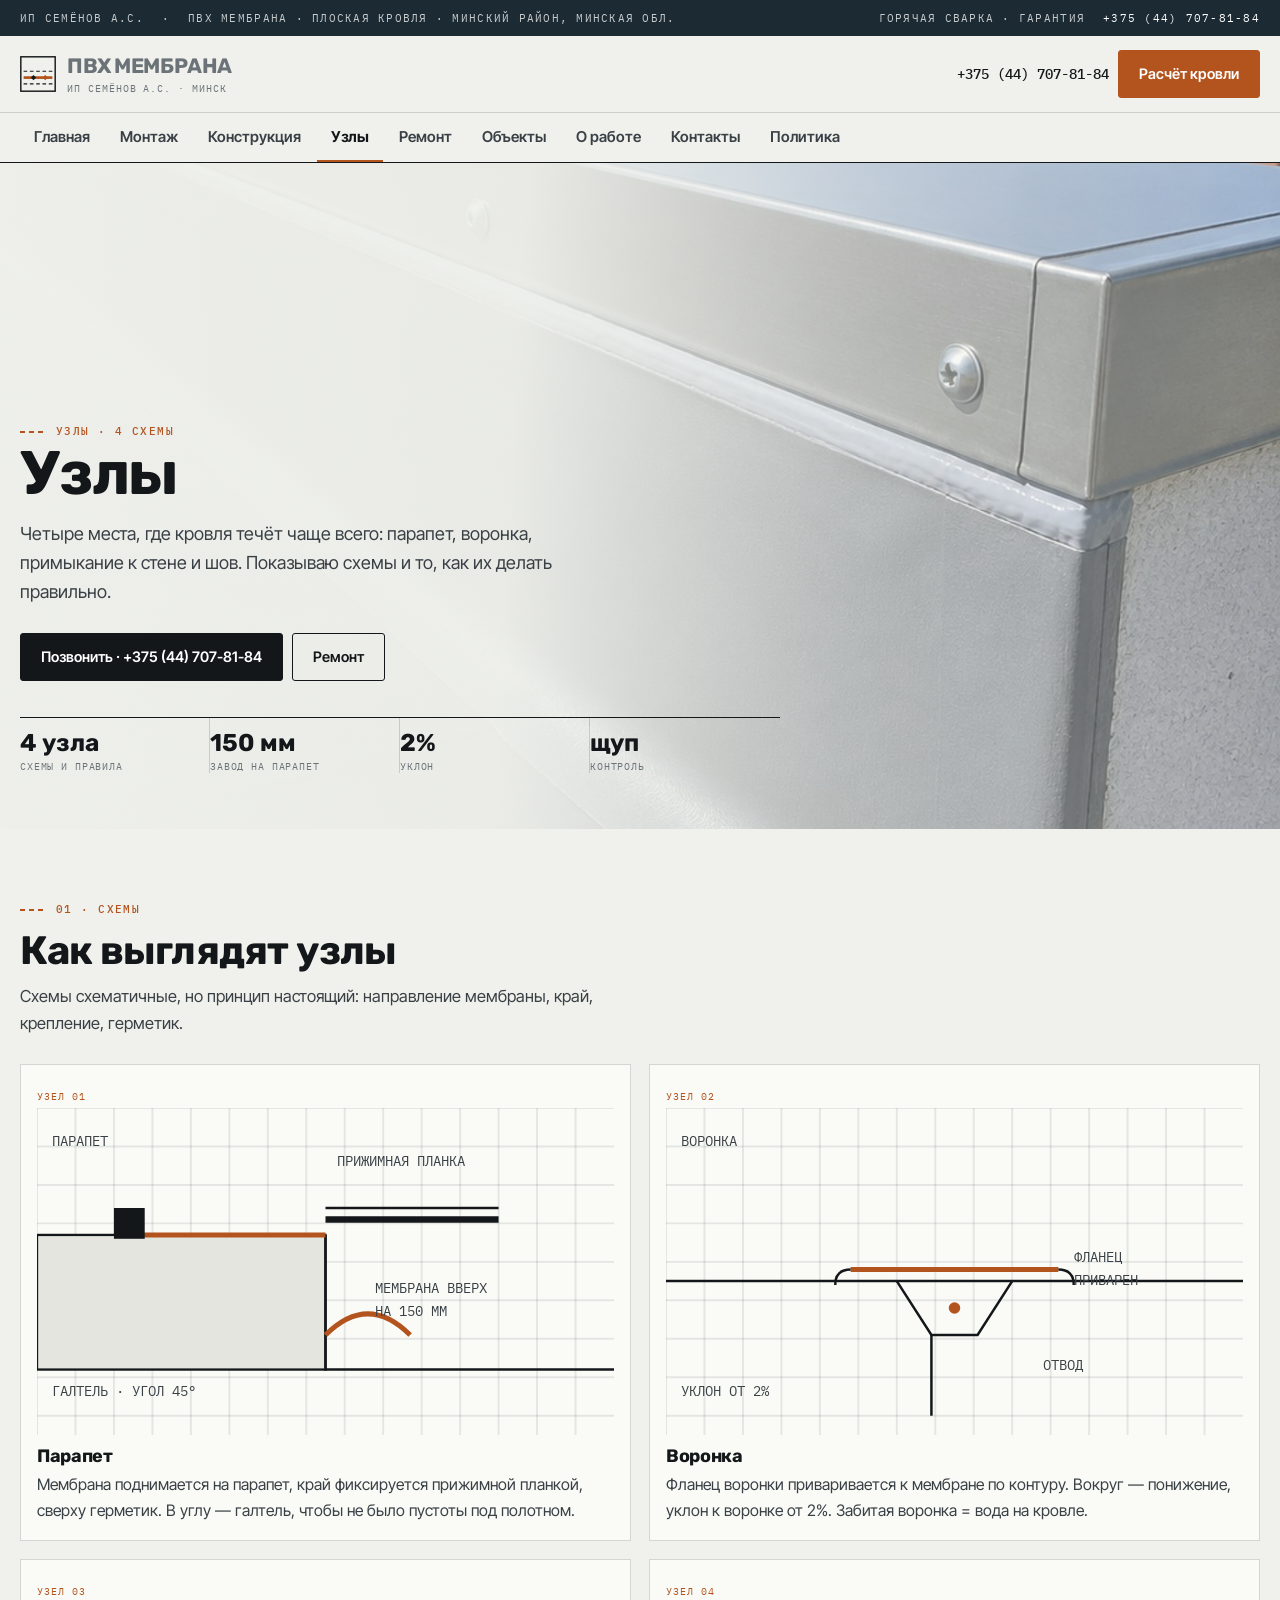
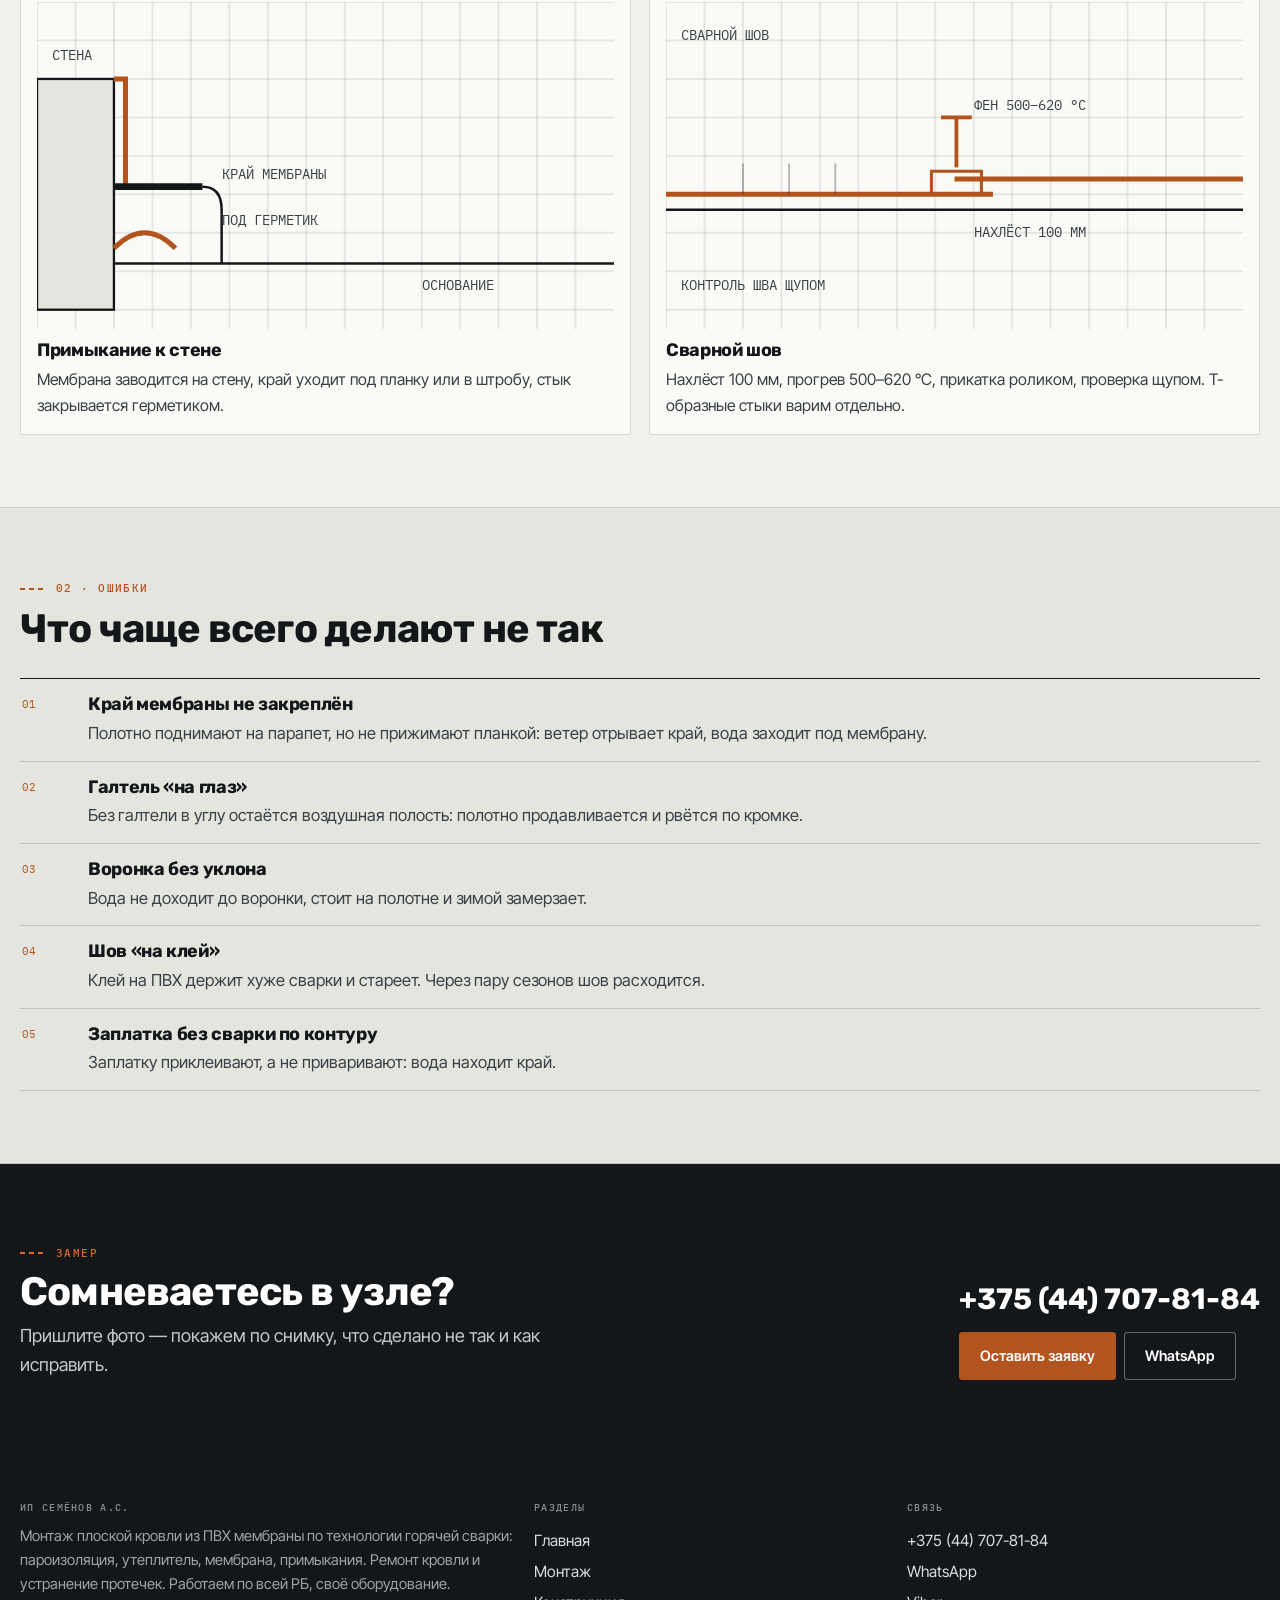
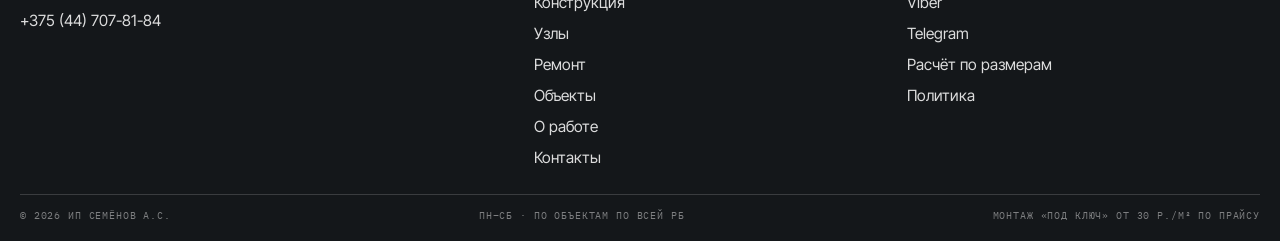
<file: uzly.html>
<!doctype html><html lang="ru"><head><meta charset="utf-8"><meta name="viewport" content="width=device-width, initial-scale=1"><title>Узлы плоской кровли: парапет, воронка, примыкание, шов — ИП Семёнов А.С.</title><meta name="description" content="Схемы узлов плоской кровли из ПВХ мембраны: примыкание к парапету, воронка с уклоном, примыкание к стене, сварной шов с нахлёстом 100 мм. +375 (44) 707-81-84"><meta property="og:type" content="website"><meta property="og:title" content="Узлы плоской кровли: парапет, воронка, примыкание, шов — ИП Семёнов А.С."><meta property="og:description" content="Схемы узлов плоской кровли из ПВХ мембраны: примыкание к парапету, воронка с уклоном, примыкание к стене, сварной шов с нахлёстом 100 мм. +375 (44) 707-81-84"><meta property="og:locale" content="ru_BY"><style>
:root{--paper:#F0F1EC;--paper2:#E3E5DE;--card:#FAFBF7;--ink:#14171A;--ink2:#3A4146;--muted:#6B7378;
--line:#14171A;--hair:rgba(20,23,26,.16);--slate:#1B2A33;--membrane:#D5DAD4;--copper:#B3541E;--copper2:#D96A2B;
--f-d:'Rubik',system-ui,sans-serif;--f-t:'Inter Tight',system-ui,sans-serif;--f-m:'IBM Plex Mono',monospace}
*{box-sizing:border-box}
html{-webkit-text-size-adjust:100%;font-size:18px;overflow-x:clip;background:var(--paper)}
body{margin:0;background:var(--paper);color:var(--ink);font-family:var(--f-t);font-size:16.5px;line-height:1.62;
-webkit-font-smoothing:antialiased;overflow-x:hidden}
img{max-width:100%;display:block}a{color:inherit;text-decoration:none}p{margin:0}
h1,h2,h3{font-family:var(--f-d);font-weight:700;margin:0;letter-spacing:-.02em;line-height:1.06;overflow-wrap:break-word}
h1{font-size:clamp(2rem,4.8vw,3.7rem)}h2{font-size:clamp(1.55rem,3.1vw,2.6rem)}h3{font-size:clamp(1rem,1.4vw,1.16rem);line-height:1.25}
.wrap{width:min(1240px,100% - 40px);margin-inline:auto}
.mono{font-family:var(--f-m);font-size:11px;letter-spacing:.14em;text-transform:uppercase;color:var(--muted)}
.topbar{background:var(--slate);color:rgba(255,255,255,.76);font-family:var(--f-m);font-size:10.5px;letter-spacing:.12em;text-transform:uppercase}
.hdr{position:sticky;top:0;z-index:60;background:var(--paper);border-bottom:1px solid var(--line)}
.logo b{font-family:var(--f-d);font-weight:700;font-size:1.16rem;letter-spacing:-.02em}
.btn{display:inline-flex;align-items:center;justify-content:center;gap:8px;min-height:48px;padding:0 20px;
border:1px solid var(--line);background:var(--ink);color:#fff;font-weight:600;font-size:14.5px;border-radius:3px;cursor:pointer;font-family:var(--f-t)}
.btn--copper{background:var(--copper);border-color:var(--copper);color:#fff}
.hero{position:relative;min-height:clamp(520px,74vh,720px);overflow:hidden;display:flex;align-items:flex-end;background:#D9DBD4}
.hero::after{content:"";position:absolute;inset:0;background:linear-gradient(93deg,rgba(240,241,236,.97) 0%,rgba(240,241,236,.94) 40%,rgba(240,241,236,.52) 66%,rgba(240,241,236,.14) 100%)}
.hero__in{position:relative;z-index:3;padding-block:clamp(28px,4.6vw,56px);width:100%}
.hero h1{max-width:17ch}
@media (max-width:900px){.topbar{display:none}.hero::after{background:linear-gradient(180deg,rgba(240,241,236,.97) 0%,rgba(240,241,236,.93) 52%,rgba(240,241,236,.56) 100%)}}
</style><link rel="stylesheet" href="assets/css/site.v1.css"><link rel="icon" href="assets/img/favicon.svg" type="image/svg+xml"><link rel="preconnect" href="https://fonts.googleapis.com"><link rel="preconnect" href="https://fonts.gstatic.com" crossorigin><link href="https://fonts.googleapis.com/css2?family=Rubik:wght@400;500;600;700&family=Inter+Tight:wght@400;500;600&family=IBM+Plex+Mono:wght@400;500&display=swap" rel="stylesheet"></head><body><div class="topbar"><div class="wrap topbar__in"><span>ИП Семёнов А.С.</span><span>·</span><span>ПВХ мембрана · плоская кровля · Минский район, Минская обл.</span><span class="topbar__sp"></span><span>горячая сварка · гарантия</span><a href="tel:+375447078184">+375 (44) 707-81-84</a></div></div><header class="hdr"><div class="wrap hdr__in"><a class="logo" href="index.html"><svg class="logo__m" viewBox="0 0 40 40" aria-hidden="true"><rect x=".9" y=".9" width="38.2" height="38.2" fill="none" stroke="#14171A" stroke-width="1.6"/><path d="M4 24 H36" stroke="#B3541E" stroke-width="3"/><path d="M4 17 H36 M4 31 H36" stroke="#14171A" stroke-width="1.2" stroke-dasharray="4 3"/><path d="M12 24 l3 -3 l3 3 l-3 3 z" fill="#14171A"/><path d="M25 24 l3 -3 l3 3 l-3 3 z" fill="#B3541E"/></svg><span><b>ПВХ МЕМБРАНА</b><span>ИП Семёнов А.С. · Минск</span></span></a><span class="hdr__sp"></span><div class="hdr__act"><a class="hdr__tel" href="tel:+375447078184">+375 (44) 707-81-84</a><a class="btn btn--copper" href="kontakty.html#zayavka">Расчёт кровли</a><button class="burger" id="burger" aria-label="Меню" aria-expanded="false"><span></span><span></span><span></span></button></div></div><div class="strip"><div class="wrap"><nav class="strip__in" aria-label="Страницы сайта"><a href="index.html">Главная</a><a href="montazh.html">Монтаж</a><a href="konstrukciya.html">Конструкция</a><a href="uzly.html" aria-current="page">Узлы</a><a href="remont.html">Ремонт</a><a href="obekty.html">Объекты</a><a href="o-mastere.html">О работе</a><a href="kontakty.html">Контакты</a><a href="politika.html">Политика</a></nav></div></div></header><main><section class="hero"><div class="hero__bg"><img src="assets/img/detail.jpg" alt="ИП Семёнов А.С.: монтаж ПВХ мембраны, плоская кровля"></div><div class="hero__in"><div class="wrap"><span class="kick">Узлы · 4 схемы</span><h1>Узлы</h1><p class="lead hero__lead">Четыре места, где кровля течёт чаще всего: парапет, воронка, примыкание к стене и шов. Показываю схемы и то, как их делать правильно.</p><div class="hero__cta"><a class="btn" href="tel:+375447078184">Позвонить · +375 (44) 707-81-84</a><a class="btn btn--line" href="remont.html">Ремонт</a></div><div class="hero__figs"><div><b>4 узла</b><span>схемы и правила</span></div><div><b>150 мм</b><span>завод на парапет</span></div><div><b>2%</b><span>уклон</span></div><div><b>щуп</b><span>контроль</span></div></div></div></div></section><section class="band "><div class="wrap"><div><div class="sect__head"><span class="kick">01 · схемы</span><h2>Как выглядят узлы</h2><p>Схемы схематичные, но принцип настоящий: направление мембраны, край, крепление, герметик.</p></div><div class="nodes"><div class="node"><span class="node__tag">узел 01</span><svg viewBox="0 0 300 170" role="img" aria-label="Схема узла"><g stroke="rgba(20,23,26,.09)" stroke-width="1"><path d="M0 0 H300"/><path d="M0 20 H300"/><path d="M0 40 H300"/><path d="M0 60 H300"/><path d="M0 80 H300"/><path d="M0 100 H300"/><path d="M0 120 H300"/><path d="M0 140 H300"/><path d="M0 160 H300"/><path d="M0 0 V170"/><path d="M20 0 V170"/><path d="M40 0 V170"/><path d="M60 0 V170"/><path d="M80 0 V170"/><path d="M100 0 V170"/><path d="M120 0 V170"/><path d="M140 0 V170"/><path d="M160 0 V170"/><path d="M180 0 V170"/><path d="M200 0 V170"/><path d="M220 0 V170"/><path d="M240 0 V170"/><path d="M260 0 V170"/><path d="M280 0 V170"/></g><rect x="0" y="66" width="150" height="70" fill="#E3E5DE" stroke="#14171A" stroke-width="1.2"/><path d="M150 66 V136 H300" stroke="#14171A" stroke-width="1.3" fill="none"/><path d="M150 118 q22 -22 44 0" stroke="#B3541E" stroke-width="2.6" fill="none"/><path d="M46 66 H150" stroke="#B3541E" stroke-width="2.6" fill="none"/><rect x="40" y="52" width="16" height="16" fill="#14171A"/><path d="M150 58 H240" stroke="#14171A" stroke-width="3.4"/><path d="M150 52 H240" stroke="#14171A" stroke-width="1.3" fill="none"/><text x="8" y="20" font-family="IBM Plex Mono, monospace" font-size="7.5" fill="#3A4146">ПАРАПЕТ</text><text x="156" y="30" font-family="IBM Plex Mono, monospace" font-size="7.5" fill="#3A4146">ПРИЖИМНАЯ ПЛАНКА</text><text x="176" y="96" font-family="IBM Plex Mono, monospace" font-size="7.5" fill="#3A4146">МЕМБРАНА ВВЕРХ</text><text x="176" y="108" font-family="IBM Plex Mono, monospace" font-size="7.5" fill="#3A4146">НА 150 ММ</text><text x="8" y="150" font-family="IBM Plex Mono, monospace" font-size="7.5" fill="#3A4146">ГАЛТЕЛЬ · УГОЛ 45°</text></svg><h3>Парапет</h3><p>Мембрана поднимается на парапет, край фиксируется прижимной планкой, сверху герметик. В углу — галтель, чтобы не было пустоты под полотном.</p></div><div class="node"><span class="node__tag">узел 02</span><svg viewBox="0 0 300 170" role="img" aria-label="Схема узла"><g stroke="rgba(20,23,26,.09)" stroke-width="1"><path d="M0 0 H300"/><path d="M0 20 H300"/><path d="M0 40 H300"/><path d="M0 60 H300"/><path d="M0 80 H300"/><path d="M0 100 H300"/><path d="M0 120 H300"/><path d="M0 140 H300"/><path d="M0 160 H300"/><path d="M0 0 V170"/><path d="M20 0 V170"/><path d="M40 0 V170"/><path d="M60 0 V170"/><path d="M80 0 V170"/><path d="M100 0 V170"/><path d="M120 0 V170"/><path d="M140 0 V170"/><path d="M160 0 V170"/><path d="M180 0 V170"/><path d="M200 0 V170"/><path d="M220 0 V170"/><path d="M240 0 V170"/><path d="M260 0 V170"/><path d="M280 0 V170"/></g><path d="M0 90 H300" stroke="#14171A" stroke-width="1.3" fill="none"/><path d="M120 90 L138 118 H162 L180 90" stroke="#14171A" stroke-width="1.3" fill="none" stroke-width="1.6"/><path d="M138 118 V160" stroke="#14171A" stroke-width="1.3" fill="none"/><path d="M96 84 H204" stroke="#B3541E" stroke-width="2.6" fill="none"/><path d="M96 84 q-8 0 -8 8" stroke="#14171A" stroke-width="1.3" fill="none"/><path d="M204 84 q8 0 8 8" stroke="#14171A" stroke-width="1.3" fill="none"/><circle cx="150" cy="104" r="3" fill="#B3541E"/><text x="8" y="20" font-family="IBM Plex Mono, monospace" font-size="7.5" fill="#3A4146">ВОРОНКА</text><text x="212" y="80" font-family="IBM Plex Mono, monospace" font-size="7.5" fill="#3A4146">ФЛАНЕЦ</text><text x="212" y="92" font-family="IBM Plex Mono, monospace" font-size="7.5" fill="#3A4146">ПРИВАРЕН</text><text x="196" y="136" font-family="IBM Plex Mono, monospace" font-size="7.5" fill="#3A4146">ОТВОД</text><text x="8" y="150" font-family="IBM Plex Mono, monospace" font-size="7.5" fill="#3A4146">УКЛОН ОТ 2%</text></svg><h3>Воронка</h3><p>Фланец воронки приваривается к мембране по контуру. Вокруг — понижение, уклон к воронке от 2%. Забитая воронка = вода на кровле.</p></div><div class="node"><span class="node__tag">узел 03</span><svg viewBox="0 0 300 170" role="img" aria-label="Схема узла"><g stroke="rgba(20,23,26,.09)" stroke-width="1"><path d="M0 0 H300"/><path d="M0 20 H300"/><path d="M0 40 H300"/><path d="M0 60 H300"/><path d="M0 80 H300"/><path d="M0 100 H300"/><path d="M0 120 H300"/><path d="M0 140 H300"/><path d="M0 160 H300"/><path d="M0 0 V170"/><path d="M20 0 V170"/><path d="M40 0 V170"/><path d="M60 0 V170"/><path d="M80 0 V170"/><path d="M100 0 V170"/><path d="M120 0 V170"/><path d="M140 0 V170"/><path d="M160 0 V170"/><path d="M180 0 V170"/><path d="M200 0 V170"/><path d="M220 0 V170"/><path d="M240 0 V170"/><path d="M260 0 V170"/><path d="M280 0 V170"/></g><rect x="0" y="40" width="40" height="120" fill="#E3E5DE" stroke="#14171A" stroke-width="1.2"/><path d="M40 136 H300" stroke="#14171A" stroke-width="1.3" fill="none"/><path d="M40 128 q16 -16 32 0" stroke="#B3541E" stroke-width="2.6" fill="none"/><path d="M40 40 H46 V96" stroke="#B3541E" stroke-width="2.6" fill="none"/><path d="M40 96 H86" stroke="#14171A" stroke-width="3.4"/><path d="M86 96 q10 0 10 12 V136" stroke="#14171A" stroke-width="1.3" fill="none"/><text x="8" y="30" font-family="IBM Plex Mono, monospace" font-size="7.5" fill="#3A4146">СТЕНА</text><text x="96" y="92" font-family="IBM Plex Mono, monospace" font-size="7.5" fill="#3A4146">КРАЙ МЕМБРАНЫ</text><text x="96" y="116" font-family="IBM Plex Mono, monospace" font-size="7.5" fill="#3A4146">ПОД ГЕРМЕТИК</text><text x="200" y="150" font-family="IBM Plex Mono, monospace" font-size="7.5" fill="#3A4146">ОСНОВАНИЕ</text></svg><h3>Примыкание к стене</h3><p>Мембрана заводится на стену, край уходит под планку или в штробу, стык закрывается герметиком.</p></div><div class="node"><span class="node__tag">узел 04</span><svg viewBox="0 0 300 170" role="img" aria-label="Схема узла"><g stroke="rgba(20,23,26,.09)" stroke-width="1"><path d="M0 0 H300"/><path d="M0 20 H300"/><path d="M0 40 H300"/><path d="M0 60 H300"/><path d="M0 80 H300"/><path d="M0 100 H300"/><path d="M0 120 H300"/><path d="M0 140 H300"/><path d="M0 160 H300"/><path d="M0 0 V170"/><path d="M20 0 V170"/><path d="M40 0 V170"/><path d="M60 0 V170"/><path d="M80 0 V170"/><path d="M100 0 V170"/><path d="M120 0 V170"/><path d="M140 0 V170"/><path d="M160 0 V170"/><path d="M180 0 V170"/><path d="M200 0 V170"/><path d="M220 0 V170"/><path d="M240 0 V170"/><path d="M260 0 V170"/><path d="M280 0 V170"/></g><path d="M0 108 H300" stroke="#14171A" stroke-width="1.3" fill="none"/><path d="M0 100 H170" stroke="#B3541E" stroke-width="2.6" fill="none"/><path d="M150 92 H300" stroke="#B3541E" stroke-width="2.6" fill="none"/><rect x="138" y="88" width="26" height="12" fill="none" stroke="#B3541E" stroke-width="1.6"/><path d="M151 60 v26" stroke="#B3541E" stroke-width="2"/><path d="M143 60 h16" stroke="#B3541E" stroke-width="2"/><path d="M40 84 v16 M64 84 v16 M88 84 v16" stroke="rgba(20,23,26,.3)" stroke-width="1"/><text x="8" y="20" font-family="IBM Plex Mono, monospace" font-size="7.5" fill="#3A4146">СВАРНОЙ ШОВ</text><text x="160" y="56" font-family="IBM Plex Mono, monospace" font-size="7.5" fill="#3A4146">ФЕН 500–620 °C</text><text x="160" y="122" font-family="IBM Plex Mono, monospace" font-size="7.5" fill="#3A4146">НАХЛЁСТ 100 ММ</text><text x="8" y="150" font-family="IBM Plex Mono, monospace" font-size="7.5" fill="#3A4146">КОНТРОЛЬ ШВА ЩУПОМ</text></svg><h3>Сварной шов</h3><p>Нахлёст 100 мм, прогрев 500–620 °C, прикатка роликом, проверка щупом. T-образные стыки варим отдельно.</p></div></div></div></div></section><section class="band band--alt"><div class="wrap"><div><div class="sect__head"><span class="kick">02 · ошибки</span><h2>Что чаще всего делают не так</h2></div><div class="rows"><div class="row"><div class="row__n">01</div><div><h3>Край мембраны не закреплён</h3><p>Полотно поднимают на парапет, но не прижимают планкой: ветер отрывает край, вода заходит под мембрану.</p></div></div><div class="row"><div class="row__n">02</div><div><h3>Галтель «на глаз»</h3><p>Без галтели в углу остаётся воздушная полость: полотно продавливается и рвётся по кромке.</p></div></div><div class="row"><div class="row__n">03</div><div><h3>Воронка без уклона</h3><p>Вода не доходит до воронки, стоит на полотне и зимой замерзает.</p></div></div><div class="row"><div class="row__n">04</div><div><h3>Шов «на клей»</h3><p>Клей на ПВХ держит хуже сварки и стареет. Через пару сезонов шов расходится.</p></div></div><div class="row"><div class="row__n">05</div><div><h3>Заплатка без сварки по контуру</h3><p>Заплатку приклеивают, а не приваривают: вода находит край.</p></div></div></div></div></div></section><section class="band band--ink"><div class="wrap"><div class="cta"><div><span class="kick">замер</span><h2 style="margin-top:9px">Сомневаетесь в узле?</h2><p class="lead" style="margin-top:9px">Пришлите фото — покажем по снимку, что сделано не так и как исправить.</p></div><div><a class="cta__tel" href="tel:+375447078184">+375 (44) 707-81-84</a><div class="cta__b"><a class="btn btn--copper" href="kontakty.html#zayavka">Оставить заявку</a><a class="btn btn--line" href="https://wa.me/375447078184">WhatsApp</a></div></div></div></div></section></main><footer class="foot"><div class="wrap"><div class="foot__in"><div><h4>ИП Семёнов А.С.</h4><p>Монтаж плоской кровли из ПВХ мембраны по технологии горячей сварки: пароизоляция, утеплитель, мембрана, примыкания. Ремонт кровли и устранение протечек. Работаем по всей РБ, своё оборудование.</p><p style="margin-top:8px"><a href="tel:+375447078184">+375 (44) 707-81-84</a></p></div><div><h4>Разделы</h4><a href="index.html">Главная</a><a href="montazh.html">Монтаж</a><a href="konstrukciya.html">Конструкция</a><a href="uzly.html">Узлы</a><a href="remont.html">Ремонт</a><a href="obekty.html">Объекты</a><a href="o-mastere.html">О работе</a><a href="kontakty.html">Контакты</a></div><div><h4>Связь</h4><a href="tel:+375447078184">+375 (44) 707-81-84</a><a href="https://wa.me/375447078184">WhatsApp</a><a href="viber://chat?number=%2B375447078184">Viber</a><a href="https://t.me/+375447078184">Telegram</a><a href="kontakty.html#zayavka">Расчёт по размерам</a><a href="politika.html">Политика</a></div></div><div class="foot__low"><span>© 2026 ИП Семёнов А.С.</span><span>Пн–Сб · по объектам по всей РБ</span><span>Монтаж «под ключ» от 30 р./м² по прайсу</span></div></div></footer><div class="fbar"><a href="tel:+375447078184">Позвонить</a><a href="https://wa.me/375447078184">WhatsApp</a><a href="viber://chat?number=%2B375447078184">Viber</a><a href="https://t.me/+375447078184">Telegram</a></div><div class="drawer" id="drawer" aria-hidden="true" role="dialog" aria-label="Меню"><div class="drawer__top"><span class="mono">Меню</span><button class="drawer__close" id="drawerClose" aria-label="Закрыть">✕</button></div><nav><a href="index.html">Главная</a><a href="montazh.html">Монтаж</a><a href="konstrukciya.html">Конструкция</a><a href="uzly.html" aria-current="page">Узлы</a><a href="remont.html">Ремонт</a><a href="obekty.html">Объекты</a><a href="o-mastere.html">О работе</a><a href="kontakty.html">Контакты</a><a href="politika.html">Политика</a></nav><div class="drawer__foot"><a class="btn" href="tel:+375447078184">+375 (44) 707-81-84</a><a class="btn btn--line" href="https://wa.me/375447078184">WhatsApp</a></div></div><script src="assets/js/main.v1.js"></script></body></html>
</file>
<file: assets/css/site.v1.css>
:root{--paper:#F0F1EC;--paper2:#E3E5DE;--card:#FAFBF7;--ink:#14171A;--ink2:#3A4146;--muted:#6B7378;
--line:#14171A;--hair:rgba(20,23,26,.16);--slate:#1B2A33;--membrane:#D5DAD4;--copper:#B3541E;--copper2:#D96A2B;
--f-d:'Rubik',system-ui,sans-serif;--f-t:'Inter Tight',system-ui,sans-serif;--f-m:'IBM Plex Mono',monospace}
*{box-sizing:border-box}
html{-webkit-text-size-adjust:100%;font-size:18px;overflow-x:clip;background:var(--paper)}
body{margin:0;background:var(--paper);color:var(--ink);font-family:var(--f-t);font-size:16.5px;line-height:1.62;
-webkit-font-smoothing:antialiased;overflow-x:hidden}
img{max-width:100%;display:block}a{color:inherit;text-decoration:none}p{margin:0}
h1,h2,h3{font-family:var(--f-d);font-weight:700;margin:0;letter-spacing:-.02em;line-height:1.06;overflow-wrap:break-word}
h1{font-size:clamp(2rem,4.8vw,3.7rem)}h2{font-size:clamp(1.55rem,3.1vw,2.6rem)}h3{font-size:clamp(1rem,1.4vw,1.16rem);line-height:1.25}
.wrap{width:min(1240px,100% - 40px);margin-inline:auto}
.mono{font-family:var(--f-m);font-size:11px;letter-spacing:.14em;text-transform:uppercase;color:var(--muted)}
.topbar{background:var(--slate);color:rgba(255,255,255,.76);font-family:var(--f-m);font-size:10.5px;letter-spacing:.12em;text-transform:uppercase}
.hdr{position:sticky;top:0;z-index:60;background:var(--paper);border-bottom:1px solid var(--line)}
.logo b{font-family:var(--f-d);font-weight:700;font-size:1.16rem;letter-spacing:-.02em}
.btn{display:inline-flex;align-items:center;justify-content:center;gap:8px;min-height:48px;padding:0 20px;
border:1px solid var(--line);background:var(--ink);color:#fff;font-weight:600;font-size:14.5px;border-radius:3px;cursor:pointer;font-family:var(--f-t)}
.btn--copper{background:var(--copper);border-color:var(--copper);color:#fff}
.hero{position:relative;min-height:clamp(520px,74vh,720px);overflow:hidden;display:flex;align-items:flex-end;background:#D9DBD4}
.hero::after{content:"";position:absolute;inset:0;background:linear-gradient(93deg,rgba(240,241,236,.97) 0%,rgba(240,241,236,.94) 40%,rgba(240,241,236,.52) 66%,rgba(240,241,236,.14) 100%)}
.hero__in{position:relative;z-index:3;padding-block:clamp(28px,4.6vw,56px);width:100%}
.hero h1{max-width:17ch}
@media (max-width:900px){.topbar{display:none}.hero::after{background:linear-gradient(180deg,rgba(240,241,236,.97) 0%,rgba(240,241,236,.93) 52%,rgba(240,241,236,.56) 100%)}}

/* ================= ПОЛОТНО И ШОВ ================= */
.kick{display:inline-flex;align-items:center;gap:10px;font-family:var(--f-m);font-size:11px;
letter-spacing:.13em;text-transform:uppercase;color:var(--copper);font-weight:500}
.kick::before{content:"";width:26px;height:2px;flex:none;
background:repeating-linear-gradient(90deg,var(--copper) 0 5px,transparent 5px 9px)}
.lead{font-size:clamp(1rem,1.12vw,1.1rem);line-height:1.6;color:var(--ink2);max-width:58ch}
.note{font-size:.82rem;color:var(--muted)}
.topbar__in{display:flex;align-items:center;gap:18px;min-height:36px;min-width:0}
.topbar a{color:#fff}.topbar__sp{flex:1}
.hdr__in{display:flex;align-items:center;gap:16px;min-height:76px;min-width:0}
.logo{display:flex;align-items:center;gap:11px;min-width:0}
.logo__m{width:36px;height:36px;flex:none}
.logo b{display:block;line-height:1}
.logo span{display:block;font-family:var(--f-m);font-size:9.5px;letter-spacing:.1em;text-transform:uppercase;color:var(--muted);margin-top:4px}
.hdr__sp{flex:1}.hdr__act{display:flex;align-items:center;gap:9px}
.hdr__tel{font-family:var(--f-m);font-size:14px;font-weight:500;white-space:nowrap}
.hdr__tel:hover{color:var(--copper)}
.btn:hover{background:#000}
.btn--copper:hover{background:var(--copper2)}
.btn--line{background:transparent;color:var(--ink)}
.btn--line:hover{background:rgba(20,23,26,.06)}
.burger{display:none;width:46px;height:46px;border:1px solid var(--line);background:transparent;
flex-direction:column;justify-content:center;align-items:center;gap:5px;cursor:pointer;border-radius:3px}
.burger span{display:block;width:20px;height:2px;background:var(--ink)}
.strip{border-top:1px solid var(--hair);background:var(--paper)}
.strip__in{display:flex;gap:2px;overflow-x:auto;scrollbar-width:none}
.strip__in::-webkit-scrollbar{display:none}
.strip a{flex:none;padding:12px 14px 11px;font-size:15px;font-weight:600;color:var(--ink2);
border-bottom:2px solid transparent;white-space:nowrap}
.strip a:hover{background:rgba(20,23,26,.05);color:var(--ink)}
.strip a[aria-current]{border-bottom-color:var(--copper);color:var(--ink);font-weight:700}
/* герой */
.hero__bg{position:absolute;inset:0;z-index:0}
.hero__bg img{width:100%;height:100%;object-fit:cover;object-position:64% 46%}
.hero__lead{margin-top:14px}
.hero__cta{display:flex;flex-wrap:wrap;gap:9px;margin-top:clamp(16px,2.4vw,26px)}
.hero__figs{display:grid;grid-template-columns:repeat(4,minmax(0,1fr));gap:0;margin-top:clamp(22px,3.2vw,36px);
border-top:1px solid var(--line);max-width:760px}
.hero__figs div{padding:13px 14px 0 0;border-right:1px solid var(--hair)}
.hero__figs div:last-child{border-right:0}
.hero__figs b{display:block;font-family:var(--f-d);font-weight:700;font-size:clamp(1.15rem,1.9vw,1.55rem);line-height:1}
.hero__figs span{display:block;font-family:var(--f-m);font-size:9.5px;letter-spacing:.09em;text-transform:uppercase;
color:var(--muted);margin-top:5px;line-height:1.4}
/* секции */
.band{padding:clamp(44px,5.6vw,80px) 0;border-bottom:1px solid var(--hair)}
.band--alt{background:var(--paper2)}
.band--card{background:var(--card)}
.band--ink{background:var(--ink);color:#fff;border-bottom:0}
.band--ink h2,.band--ink h3{color:#fff}.band--ink p,.band--ink .lead{color:rgba(255,255,255,.76)}
.band--ink .kick{color:var(--copper2)}.band--ink .kick::before{background:repeating-linear-gradient(90deg,var(--copper2) 0 5px,transparent 5px 9px)}
.band--ink .mono{color:rgba(255,255,255,.55)}
.band--slate{background:var(--slate);color:#fff;border-bottom:0}
.band--slate h2,.band--slate h3{color:#fff}.band--slate p,.band--slate .lead{color:rgba(255,255,255,.78)}
.band--slate .kick{color:var(--copper2)}
.band--slate .kick::before{background:repeating-linear-gradient(90deg,var(--copper2) 0 5px,transparent 5px 9px)}
.sect{display:grid;grid-template-columns:minmax(0,.4fr) minmax(0,1fr);gap:clamp(16px,3vw,44px);align-items:start}
.sect__side{position:sticky;top:126px;display:flex;flex-direction:column;gap:8px;border-left:2px solid var(--copper);padding-left:12px}
.sect__side .mono{color:var(--slate);font-size:10.5px;line-height:1.7}
.sect__head{display:flex;flex-direction:column;gap:11px;margin-bottom:clamp(16px,2.2vw,28px)}
.sect__head p{max-width:60ch;color:var(--ink2)}
/* строки */
.rows{border-top:1px solid var(--line)}
.row{display:grid;grid-template-columns:52px minmax(0,1fr);gap:14px;padding:14px 2px;border-bottom:1px solid var(--hair)}
.row:hover{background:rgba(179,84,30,.07)}
.row__n{font-family:var(--f-m);font-size:11px;color:var(--copper);padding-top:3px}
.row h3{margin-bottom:4px}.row p{font-size:.92rem;color:var(--ink2)}
/* карточки */
.cards{display:grid;grid-template-columns:repeat(3,minmax(0,1fr));gap:clamp(12px,1.4vw,18px)}
.cards--2{grid-template-columns:repeat(2,minmax(0,1fr))}
.card{background:var(--card);border:1px solid var(--hair);padding:clamp(14px,1.8vw,20px);
display:flex;flex-direction:column;gap:7px;position:relative}
.card:hover{border-color:rgba(20,23,26,.42)}
.card p{font-size:.9rem;color:var(--ink2)}
.card__code{position:absolute;top:9px;right:11px;font-family:var(--f-m);font-size:9.5px;letter-spacing:.1em;color:var(--muted)}
.im{border:1px solid var(--hair);overflow:hidden;background:var(--membrane);margin:-1px -1px 6px}
.im img{width:100%;aspect-ratio:4/3;object-fit:cover}
/* калькулятор раскладки */
.calc{display:grid;grid-template-columns:minmax(0,330px) minmax(0,1fr);gap:clamp(14px,2.2vw,28px);align-items:start}
.calc__form{display:flex;flex-direction:column;gap:12px}
.field label{display:block;font-family:var(--f-m);font-size:10px;letter-spacing:.11em;text-transform:uppercase;
color:var(--muted);margin-bottom:5px}
.field>input,.field select{width:100%;min-width:0;height:44px;border:1px solid var(--hair);background:var(--card);
color:var(--ink);font-family:var(--f-t);font-size:.94rem;padding:0 10px;border-radius:3px}
.field>input:focus,.field select:focus{outline:2px solid var(--ink);outline-offset:1px}
.rolls input{width:auto;height:auto}
.two{display:grid;grid-template-columns:1fr 1fr;gap:9px}
.rolls{display:grid;grid-template-columns:1fr 1fr;gap:8px}
.rolls label{border:1px solid var(--hair);background:var(--card);padding:9px 8px;text-align:center;cursor:pointer;
font-family:var(--f-m);font-size:10.5px;letter-spacing:.04em}
.rolls label b{display:block;font-family:var(--f-t);font-size:.92rem;font-weight:600;letter-spacing:0}
.rolls input{position:absolute;opacity:0;pointer-events:none}
.rolls label:has(input:checked){background:var(--ink);color:#fff;border-color:var(--ink)}
.calc__view{background:var(--card);border:1px solid var(--hair);padding:clamp(12px,1.6vw,18px)}
.calc__view svg{width:100%;height:auto;display:block}
.calc__sum{display:grid;grid-template-columns:repeat(2,minmax(0,1fr));gap:12px;margin-top:12px;border-top:1px solid var(--line);padding-top:12px}
.calc__sum div b{display:block;font-family:var(--f-d);font-weight:700;font-size:clamp(1.1rem,1.7vw,1.45rem);line-height:1}
.calc__sum div span{display:block;font-family:var(--f-m);font-size:9.5px;letter-spacing:.09em;text-transform:uppercase;
color:var(--muted);margin-top:5px;line-height:1.35}
.calc__price{margin-top:12px;border-top:2px solid var(--ink);padding-top:11px;display:flex;justify-content:space-between;
align-items:baseline;gap:10px;flex-wrap:wrap}
.calc__price b{font-family:var(--f-d);font-size:clamp(1.35rem,2.4vw,1.9rem);line-height:1}
.calc__price span{font-family:var(--f-m);font-size:10px;letter-spacing:.09em;text-transform:uppercase;color:var(--muted)}
/* узлы */
.nodes{display:grid;grid-template-columns:repeat(2,minmax(0,1fr));gap:clamp(12px,1.6vw,18px)}
.node{border:1px solid var(--hair);background:var(--card);padding:clamp(12px,1.6vw,16px)}
.node svg{width:100%;height:auto;display:block;margin-bottom:10px}
.node h3{margin-bottom:5px}
.node p{font-size:.88rem;color:var(--ink2)}
.node__tag{font-family:var(--f-m);font-size:9.5px;letter-spacing:.1em;text-transform:uppercase;color:var(--copper);margin-bottom:4px}
/* шаги */
.steps{border-top:1px solid var(--line)}
.step{display:grid;grid-template-columns:48px minmax(0,1.05fr) minmax(0,1.5fr);gap:14px;padding:13px 2px;
border-bottom:1px solid var(--hair);align-items:baseline}
.step i{font-style:normal;font-family:var(--f-m);font-size:11px;color:var(--copper)}
.step b{font-weight:600;font-size:.95rem}
.step span{font-size:.9rem;color:var(--ink2)}
/* прайс */
.price{display:grid;grid-template-columns:minmax(0,1fr) auto;gap:14px;align-items:center;
border:1px solid var(--line);background:var(--card);padding:clamp(14px,2vw,20px)}
.price b{font-family:var(--f-d);font-size:clamp(1.5rem,3vw,2.3rem);line-height:1}
.price small{display:block;font-family:var(--f-m);font-size:10px;letter-spacing:.1em;text-transform:uppercase;color:var(--muted);margin-top:5px}
/* вопросы */
.faq{border-top:1px solid var(--line)}
.faq details{border-bottom:1px solid var(--hair)}
.faq summary{cursor:pointer;list-style:none;padding:13px 30px 13px 0;position:relative;font-weight:600;font-size:.96rem}
.faq summary::-webkit-details-marker{display:none}
.faq summary::after{content:"+";position:absolute;right:4px;top:11px;font-family:var(--f-m);color:var(--copper)}
.faq details[open] summary::after{content:"–"}
.faq p{padding-bottom:13px;font-size:.9rem;color:var(--ink2);max-width:76ch}
/* цта */
.cta{display:grid;grid-template-columns:minmax(0,1fr) auto;gap:20px;align-items:end}
.cta__tel{display:block;font-family:var(--f-d);font-weight:700;font-size:clamp(1.2rem,2.3vw,1.7rem);color:#fff;margin-bottom:9px}
.cta__b{display:flex;gap:8px;flex-wrap:wrap}
.cta .btn--copper{background:var(--copper);border-color:var(--copper)}
.cta .btn--line{background:transparent;color:#fff;border-color:rgba(255,255,255,.35)}
.cta .btn--line:hover{background:rgba(255,255,255,.12)}
/* форма */
.form{display:grid;grid-template-columns:repeat(2,minmax(0,1fr));gap:9px;margin-top:14px}
.form textarea,.form .btn,.form__note{grid-column:1/-1}
.form__note{font-size:.75rem;color:var(--muted)}
.inp{width:100%;min-width:0;height:46px;padding:0 11px;border:1px solid var(--hair);background:#fff;
color:var(--ink);font-family:var(--f-t);font-size:.92rem;border-radius:3px}
textarea.inp{height:auto;min-height:82px;padding:10px 11px;resize:vertical}
.inp:focus{outline:2px solid var(--ink);outline-offset:1px}
.ok{display:none;font-size:.8rem;color:var(--slate);margin-top:8px;font-weight:600}
.ok.on{display:block}
/* плашка */
.plate{margin:0;border:1px solid var(--hair);background:var(--card)}
.plate img{width:100%;aspect-ratio:16/10;object-fit:cover}
.plate__cap{display:flex;justify-content:space-between;gap:10px;padding:8px 11px;border-top:1px solid var(--hair);
font-family:var(--f-m);font-size:9.5px;letter-spacing:.09em;text-transform:uppercase;color:var(--muted)}
/* таблица */
.spec{width:100%;border-collapse:collapse;font-size:.9rem}
.spec th,.spec td{text-align:left;padding:10px;border-bottom:1px solid var(--hair);vertical-align:top}
.spec th{font-family:var(--f-m);font-size:9.5px;letter-spacing:.11em;text-transform:uppercase;color:var(--muted);
border-bottom:1px solid var(--line);font-weight:500}
.spec td b{font-family:var(--f-m);font-weight:500}
.spec tr:hover td{background:rgba(179,84,30,.07)}
/* подвал */
.foot{background:var(--ink);color:#fff;padding-block:clamp(28px,4vw,48px) 18px}
.foot__in{display:grid;grid-template-columns:minmax(0,1.4fr) minmax(0,1fr) minmax(0,1fr);gap:20px}
.foot h4{font-family:var(--f-m);font-size:10px;letter-spacing:.13em;text-transform:uppercase;color:rgba(255,255,255,.5);margin:0 0 9px;font-weight:500}
.foot a{display:block;font-size:.86rem;color:rgba(255,255,255,.85);padding:3px 0}
.foot a:hover{color:var(--copper2)}
.foot p{color:rgba(255,255,255,.6);font-size:.82rem}
.foot__low{display:flex;flex-wrap:wrap;gap:10px;justify-content:space-between;margin-top:20px;padding-top:13px;
border-top:1px solid rgba(255,255,255,.16);font-family:var(--f-m);font-size:9.5px;letter-spacing:.09em;
text-transform:uppercase;color:rgba(255,255,255,.45)}
.fbar{display:none;position:fixed;left:0;right:0;bottom:0;z-index:80;background:#fff;
border-top:1px solid var(--line);grid-template-columns:repeat(4,1fr);padding-bottom:env(safe-area-inset-bottom)}
.fbar a{display:flex;align-items:center;justify-content:center;min-height:56px;font-size:12px;font-weight:600;
border-right:1px solid var(--hair);color:var(--ink)}
.fbar a:last-child{border-right:0}
.fbar a:first-child{background:var(--ink);color:#fff}
/* меню */
.drawer{display:none;position:fixed;inset:0;z-index:100;background:var(--paper)}
.drawer.is-open{display:flex;flex-direction:column}
.drawer__top{display:flex;align-items:center;justify-content:space-between;padding:12px 16px;border-bottom:1px solid var(--line)}
.drawer__close{width:46px;height:46px;border:1px solid var(--line);background:transparent;font-size:1.1rem;cursor:pointer}
.drawer nav{display:flex;flex-direction:column;overflow-y:auto;padding:6px 16px 18px}
.drawer nav a{padding:12px 2px;border-bottom:1px solid var(--hair);font-size:.98rem;font-weight:600}
.drawer nav a[aria-current]{color:var(--copper)}
.drawer__foot{margin-top:auto;padding:12px 16px;border-top:1px solid var(--line);display:flex;flex-direction:column;gap:7px}
@media (max-width:1049px){.burger{display:flex}.hdr__act .btn{display:none}
.strip a{font-size:14px;padding:11px 11px 10px}.fbar{display:grid}body{padding-bottom:56px}}
@media (max-width:980px){
.sect{grid-template-columns:minmax(0,1fr)}
.sect__side{position:static;flex-direction:row;flex-wrap:wrap;gap:6px 14px;border-left:0;border-bottom:2px solid var(--copper);padding:0 0 9px}
.cards,.cards--2,.nodes{grid-template-columns:repeat(2,minmax(0,1fr))}
.calc{grid-template-columns:minmax(0,1fr)}
.cta{grid-template-columns:minmax(0,1fr)}
.foot__in{grid-template-columns:minmax(0,1fr)}
}
@media (max-width:620px){
.cards,.cards--2,.nodes,.form{grid-template-columns:minmax(0,1fr)}
.hero__figs{grid-template-columns:repeat(2,minmax(0,1fr))}
.hero__figs div{border-bottom:1px solid var(--hair);padding-bottom:11px}
.hero__figs div:nth-child(2){border-right:0}
.logo b{font-size:1.02rem}
.step{grid-template-columns:42px minmax(0,1fr)}
.step span{grid-column:2}
.calc__sum{grid-template-columns:minmax(0,1fr)}
.price{grid-template-columns:minmax(0,1fr)}
}
</file>
